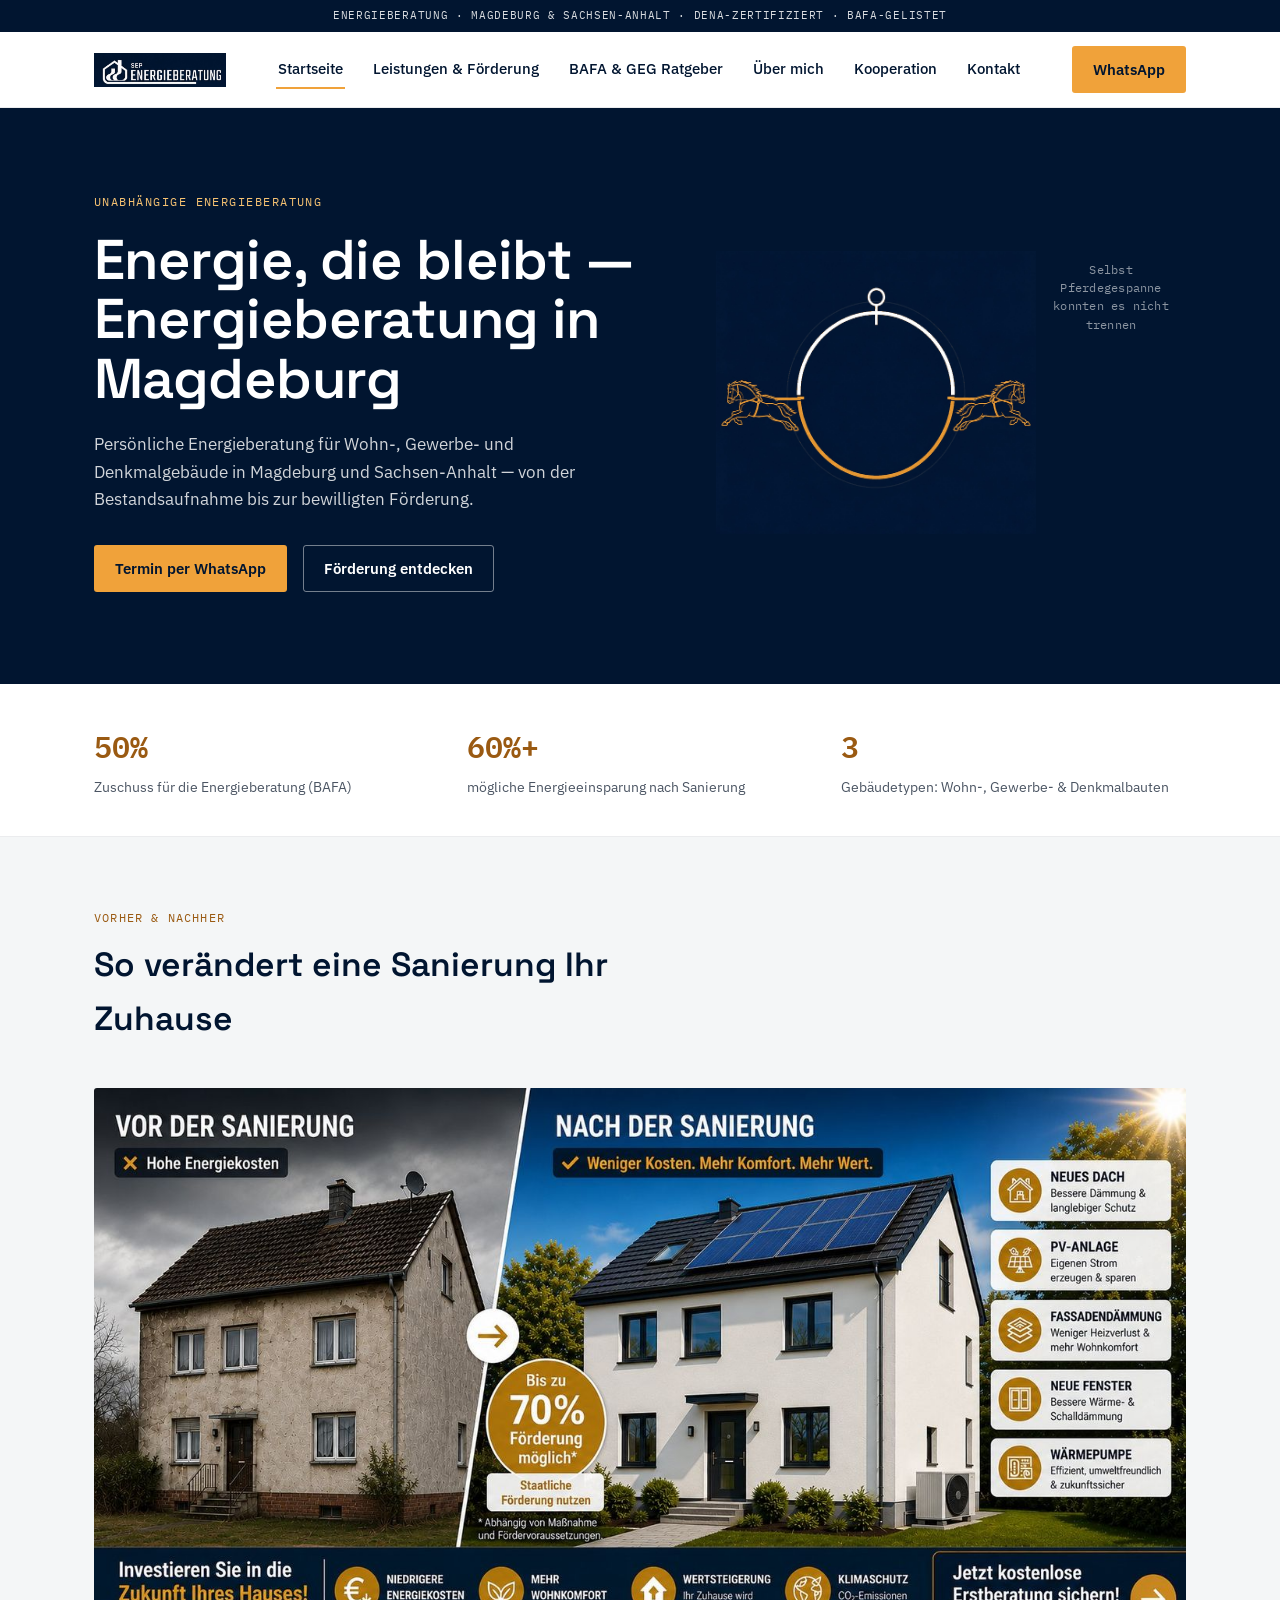
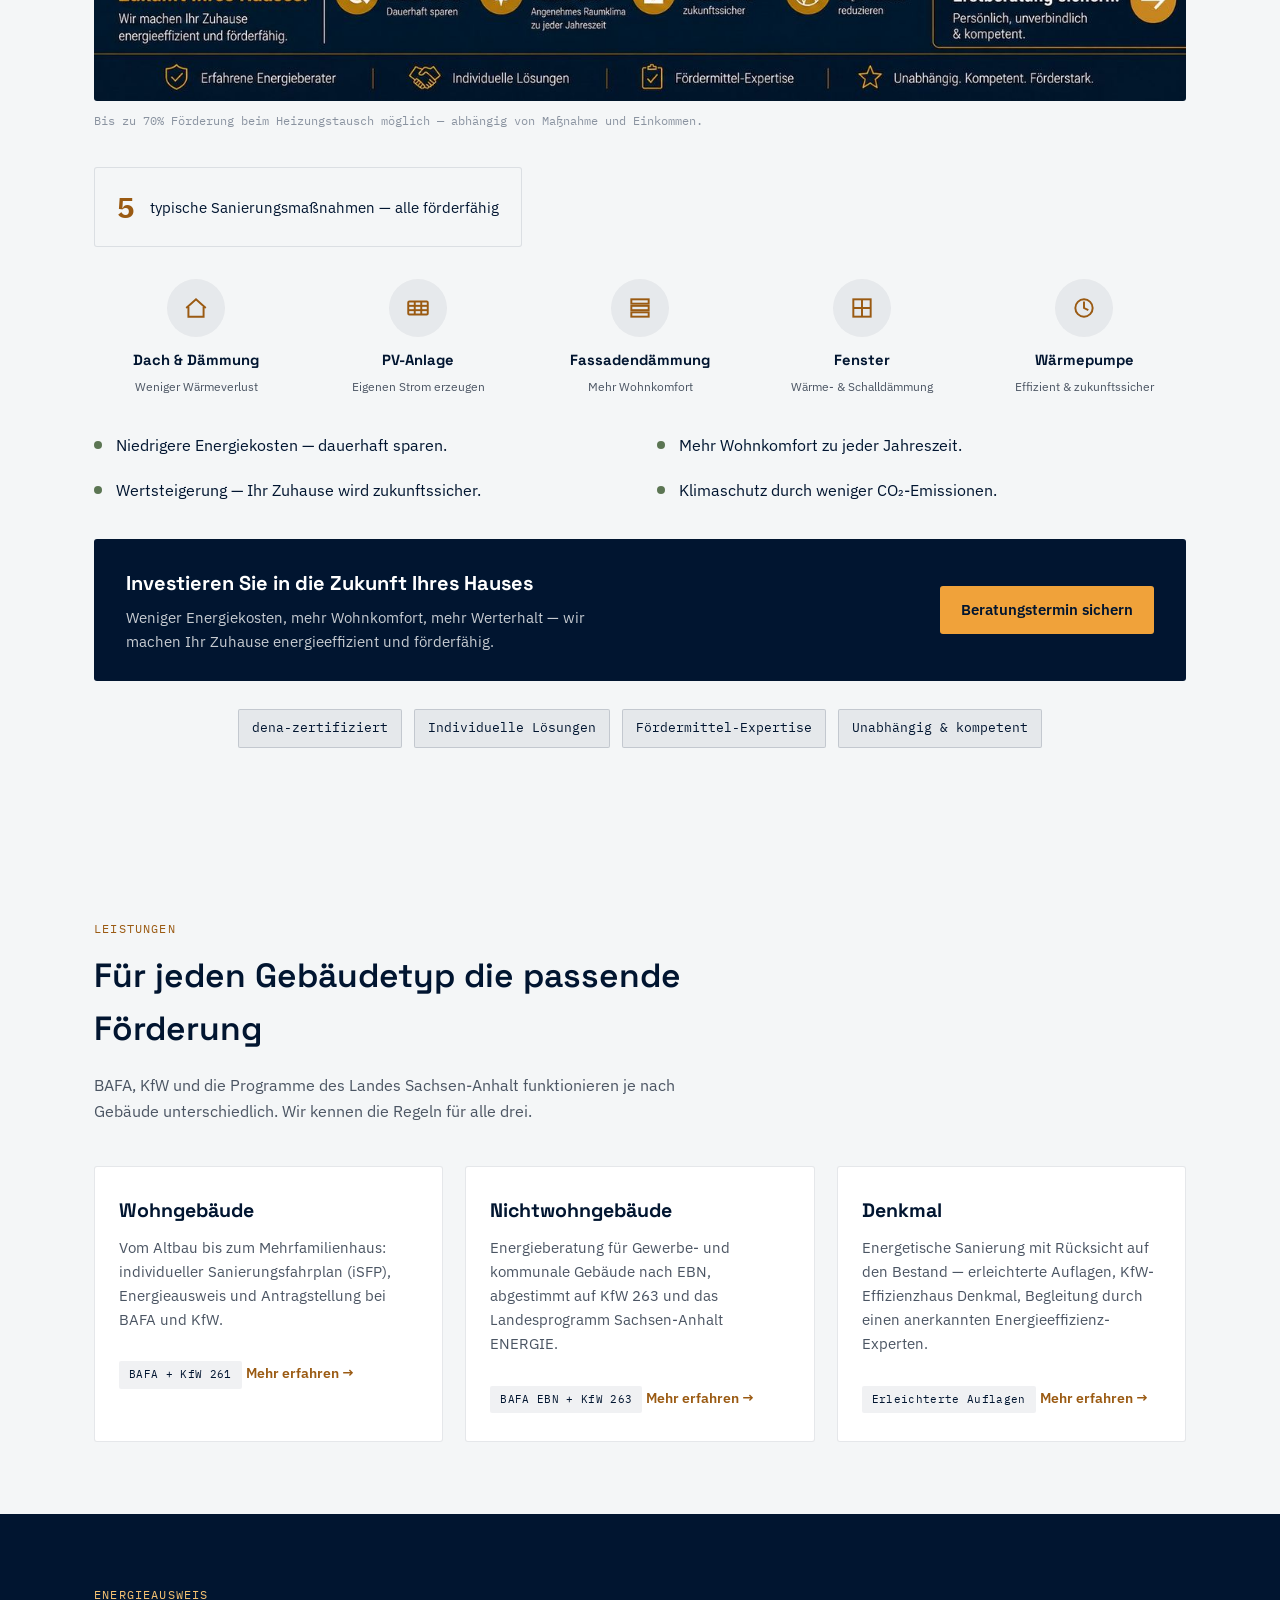
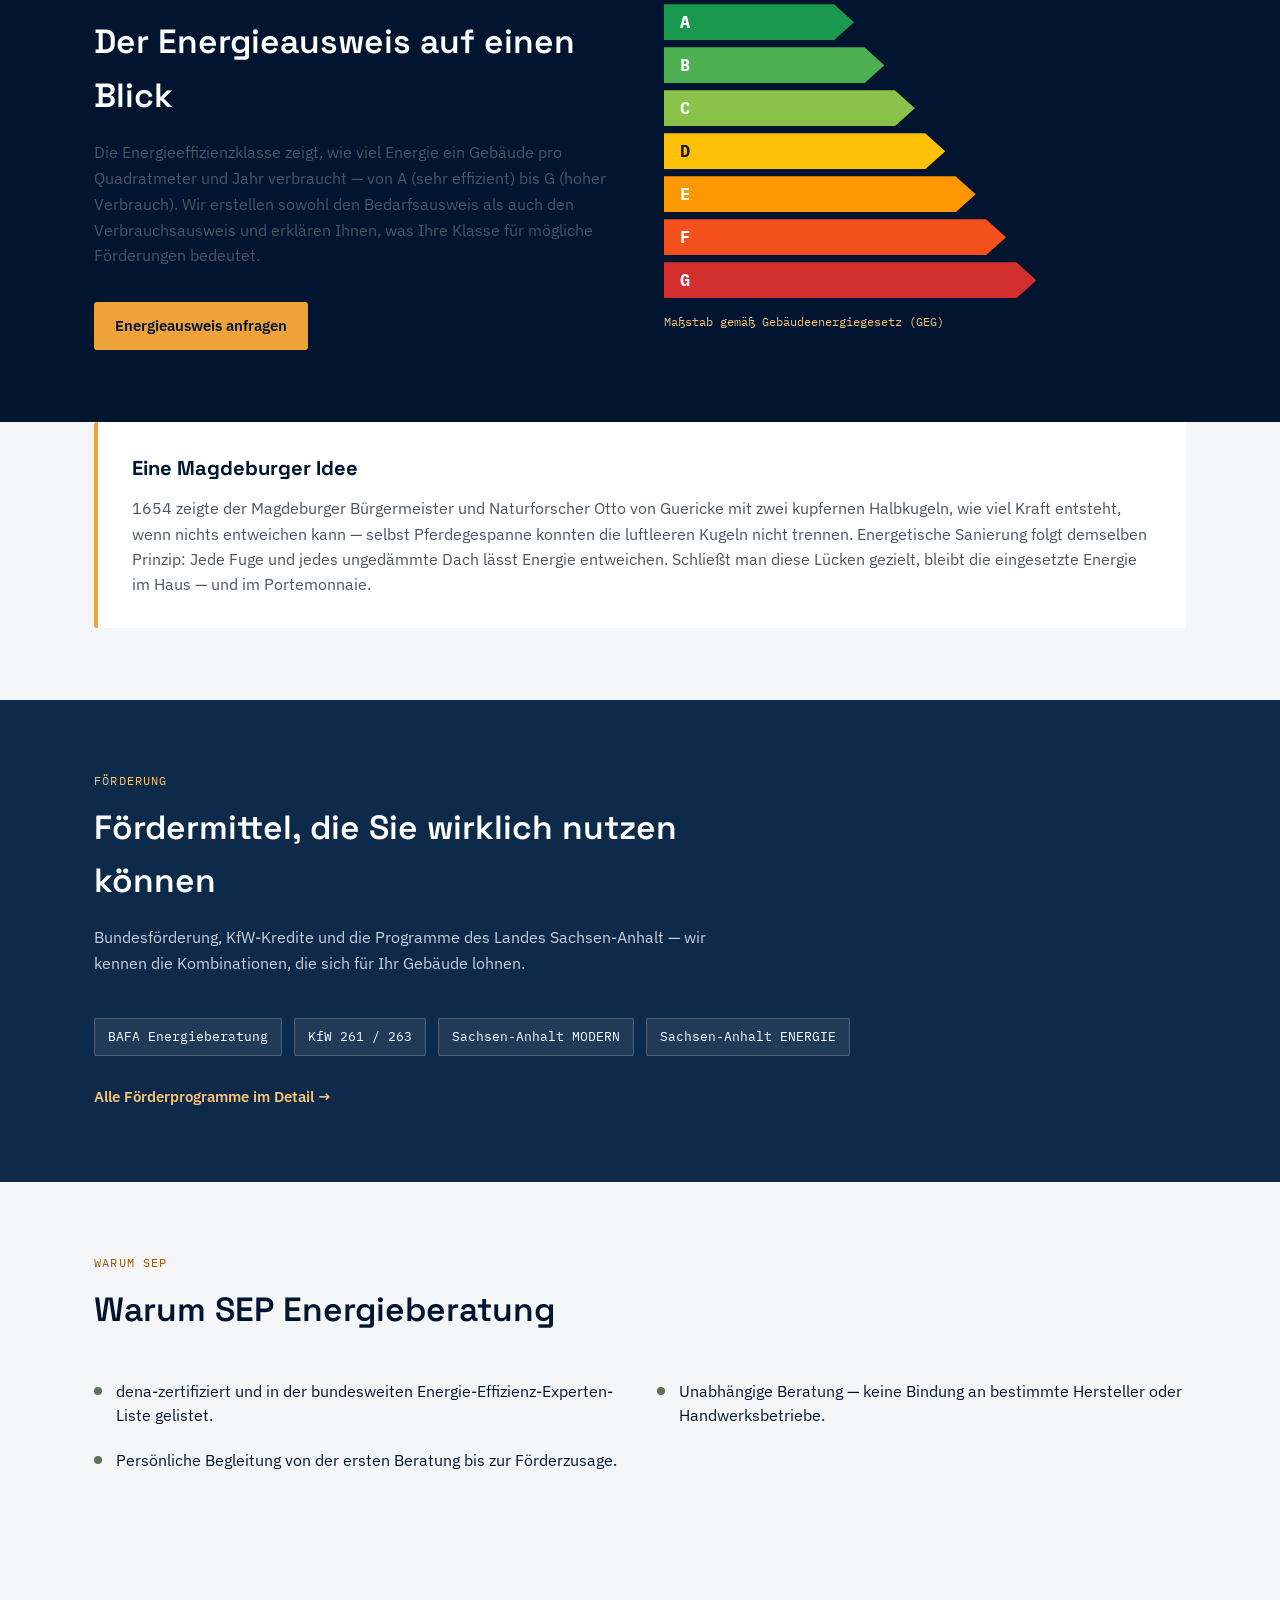
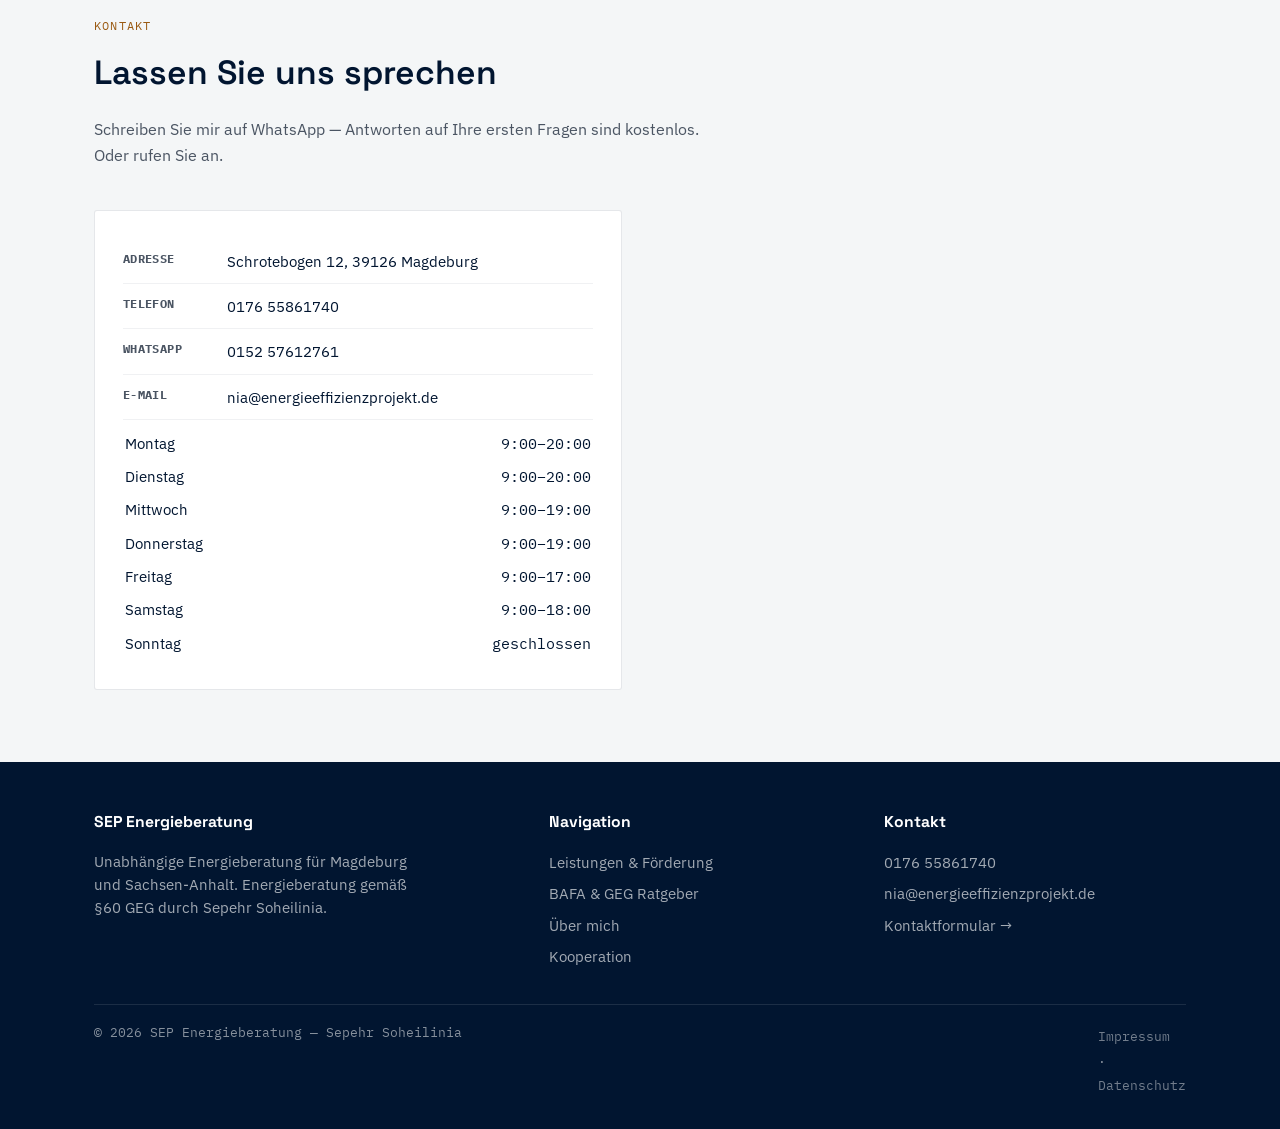
<file: index.html>
<!DOCTYPE html>
<html lang="de">
<head>
<meta charset="UTF-8">
<meta name="viewport" content="width=device-width, initial-scale=1.0">
<title>SEP Energieberatung — Energieberatung für Magdeburg &amp; Sachsen-Anhalt</title>
<meta name="description" content="Unabhängige, dena-zertifizierte Energieberatung in Magdeburg &amp; Sachsen-Anhalt: iSFP, Energieausweise und Förderanträge bei BAFA und KfW.">
<link rel="canonical" href="https://energieeffizienzprojekt.de/">
<link rel="icon" href="images/logo.png">
<link rel="preconnect" href="https://fonts.googleapis.com">
<link rel="preconnect" href="https://fonts.gstatic.com" crossorigin>
<link href="https://fonts.googleapis.com/css2?family=Space+Grotesk:wght@500;600;700&family=IBM+Plex+Sans:wght@400;500;600&family=IBM+Plex+Mono:wght@400;500;600&display=swap" rel="stylesheet">
<link rel="stylesheet" href="css/style.css">
<script type="application/ld+json">
{
  "@context": "https://schema.org",
  "@type": "LocalBusiness",
  "name": "SEP Energieberatung",
  "alternateName": "Soheili Nia Energieeffizienzprojekt",
  "image": "https://energieeffizienzprojekt.de/images/logo.png",
  "url": "https://energieeffizienzprojekt.de/",
  "telephone": "+4917655861740",
  "email": "nia@energieeffizienzprojekt.de",
  "priceRange": "€€",
  "address": {
    "@type": "PostalAddress",
    "streetAddress": "Schrotebogen 12",
    "postalCode": "39126",
    "addressLocality": "Magdeburg",
    "addressRegion": "Sachsen-Anhalt",
    "addressCountry": "DE"
  },
  "geo": { "@type": "GeoCoordinates", "latitude": 52.1712, "longitude": 11.6354 },
  "areaServed": ["Magdeburg", "Sachsen-Anhalt"],
  "openingHoursSpecification": [
    { "@type": "OpeningHoursSpecification", "dayOfWeek": "Monday", "opens": "09:00", "closes": "20:00" },
    { "@type": "OpeningHoursSpecification", "dayOfWeek": "Tuesday", "opens": "09:00", "closes": "20:00" },
    { "@type": "OpeningHoursSpecification", "dayOfWeek": "Wednesday", "opens": "09:00", "closes": "19:00" },
    { "@type": "OpeningHoursSpecification", "dayOfWeek": "Thursday", "opens": "09:00", "closes": "19:00" },
    { "@type": "OpeningHoursSpecification", "dayOfWeek": "Friday", "opens": "09:00", "closes": "17:00" },
    { "@type": "OpeningHoursSpecification", "dayOfWeek": "Saturday", "opens": "09:00", "closes": "18:00" }
  ]
}
</script>
<meta property="og:type" content="website">
<meta property="og:site_name" content="SEP Energieberatung">
<meta property="og:title" content="SEP Energieberatung — Energieberatung für Magdeburg &amp; Sachsen-Anhalt">
<meta property="og:description" content="Unabhängige, dena-zertifizierte Energieberatung in Magdeburg &amp; Sachsen-Anhalt: iSFP, Energieausweise und Förderanträge bei BAFA und KfW.">
<meta property="og:url" content="https://energieeffizienzprojekt.de/">
<meta property="og:image" content="https://energieeffizienzprojekt.de/images/logo.png">
<meta property="og:locale" content="de_DE">
<meta name="twitter:card" content="summary">
</head>
<body>

<div class="topbar"><span>ENERGIEBERATUNG · MAGDEBURG &amp; SACHSEN-ANHALT · DENA-ZERTIFIZIERT · BAFA-GELISTET</span></div>

<header class="site">
  <div class="nav-row">
    <a href="index.html" class="brand">
      <img src="images/logo.png" alt="SEP Energieberatung Logo">
    </a>
    <nav class="main-nav" aria-label="Hauptnavigation">
      <a href="index.html" class="active">Startseite</a>
      <a href="leistungen.html">Leistungen &amp; Förderung</a>
      <a href="ratgeber.html">BAFA &amp; GEG Ratgeber</a>
      <a href="ueber-mich.html">Über mich</a>
      <a href="kooperation.html">Kooperation</a>
      <a href="kontakt.html">Kontakt</a>
    </nav>
    <div class="header-actions">
      <a class="btn btn-primary" href="https://wa.me/4915257612761" target="_blank" rel="noopener">WhatsApp</a>
      <button class="menu-toggle" aria-label="Menü öffnen" aria-expanded="false">
        <svg viewBox="0 0 24 24" fill="none" stroke="#011530" stroke-width="2" stroke-linecap="round"><line x1="3" y1="6" x2="21" y2="6"/><line x1="3" y1="12" x2="21" y2="12"/><line x1="3" y1="18" x2="21" y2="18"/></svg>
      </button>
    </div>
  </div>
  <nav class="mobile-nav" aria-label="Mobile Navigation">
    <a href="index.html">Startseite</a>
    <a href="leistungen.html">Leistungen &amp; Förderung</a>
    <a href="ratgeber.html">BAFA &amp; GEG Ratgeber</a>
    <a href="ueber-mich.html">Über mich</a>
    <a href="kooperation.html">Kooperation</a>
    <a href="kontakt.html">Kontakt</a>
  </nav>
</header>

<section class="hero">
  <div class="wrap">
    <div>
      <div class="eyebrow">Unabhängige Energieberatung</div>
      <h1>Energie, die bleibt — Energieberatung in Magdeburg</h1>
      <p class="lead">Persönliche Energieberatung für Wohn-, Gewerbe- und Denkmalgebäude in Magdeburg und Sachsen-Anhalt — von der Bestandsaufnahme bis zur bewilligten Förderung.</p>
      <div class="hero-ctas">
        <a class="btn btn-primary" href="https://wa.me/4915257612761" target="_blank" rel="noopener">Termin per WhatsApp</a>
        <a class="btn btn-outline" href="ratgeber.html">Förderung entdecken</a>
      </div>
    </div>
    <div class="hero-art" aria-hidden="true">
      <img src="images/hero-hemisphere.png" alt="">
      <p class="hero-caption">Selbst Pferdegespanne konnten es nicht trennen</p>
    </div>
  </div>
</section>

<section class="stats">
  <div class="wrap">
    <div>
      <div class="stat-num">50%</div>
      <div class="stat-label">Zuschuss für die Energieberatung (BAFA)</div>
    </div>
    <div>
      <div class="stat-num">60%+</div>
      <div class="stat-label">mögliche Energieeinsparung nach Sanierung</div>
    </div>
    <div>
      <div class="stat-num">3</div>
      <div class="stat-label">Gebäudetypen: Wohn-, Gewerbe- &amp; Denkmalbauten</div>
    </div>
  </div>
</section>

<section class="section">
  <div class="wrap">
    <div class="section-head reveal">
      <div class="section-label">Vorher &amp; Nachher</div>
      <h2>So verändert eine Sanierung Ihr Zuhause</h2>
    </div>
    <div class="beforeafter reveal">
      <img src="images/vorher-nachher.jpg" alt="Einfamilienhaus vor und nach energetischer Sanierung in Sachsen-Anhalt: unsaniertes Gebäude mit hohen Energiekosten im Vergleich zum sanierten Haus mit Photovoltaik-Anlage, Fassadendämmung, neuen Fenstern und Wärmepumpe — bis zu 70% Förderung möglich">
    </div>
    <p class="ba-disclaimer">Bis zu 70% Förderung beim Heizungstausch möglich — abhängig von Maßnahme und Einkommen.</p>

    <div class="funding-callout reveal" style="margin-top:36px;background:var(--paper);border:1px solid rgba(1,21,48,0.1);">
      <span class="num" style="color:var(--sun-deep);">5</span>
      <span style="color:var(--ink);">typische Sanierungsmaßnahmen — alle förderfähig</span>
    </div>
    <div class="measures-grid reveal" style="margin-bottom:8px;">
      <div class="measure">
        <div class="icon-circle" style="background:rgba(1,21,48,0.06);color:var(--sun-deep);"><svg viewBox="0 0 24 24" fill="none" stroke="currentColor" stroke-width="1.8"><path d="M3 12 L12 4 L21 12"/><path d="M5 11 V20 H19 V11"/></svg></div>
        <h4 style="color:var(--ink);">Dach &amp; Dämmung</h4>
        <p style="color:var(--slate);">Weniger Wärmeverlust</p>
      </div>
      <div class="measure">
        <div class="icon-circle" style="background:rgba(1,21,48,0.06);color:var(--sun-deep);"><svg viewBox="0 0 24 24" fill="none" stroke="currentColor" stroke-width="1.8"><rect x="3" y="6" width="18" height="12" rx="1"/><line x1="3" y1="10" x2="21" y2="10"/><line x1="3" y1="14" x2="21" y2="14"/><line x1="9" y1="6" x2="9" y2="18"/><line x1="15" y1="6" x2="15" y2="18"/></svg></div>
        <h4 style="color:var(--ink);">PV-Anlage</h4>
        <p style="color:var(--slate);">Eigenen Strom erzeugen</p>
      </div>
      <div class="measure">
        <div class="icon-circle" style="background:rgba(1,21,48,0.06);color:var(--sun-deep);"><svg viewBox="0 0 24 24" fill="none" stroke="currentColor" stroke-width="1.8"><rect x="4" y="4" width="16" height="4"/><rect x="4" y="10" width="16" height="4"/><rect x="4" y="16" width="16" height="4"/></svg></div>
        <h4 style="color:var(--ink);">Fassadendämmung</h4>
        <p style="color:var(--slate);">Mehr Wohnkomfort</p>
      </div>
      <div class="measure">
        <div class="icon-circle" style="background:rgba(1,21,48,0.06);color:var(--sun-deep);"><svg viewBox="0 0 24 24" fill="none" stroke="currentColor" stroke-width="1.8"><rect x="4" y="4" width="16" height="16"/><line x1="12" y1="4" x2="12" y2="20"/><line x1="4" y1="12" x2="20" y2="12"/></svg></div>
        <h4 style="color:var(--ink);">Fenster</h4>
        <p style="color:var(--slate);">Wärme- &amp; Schalldämmung</p>
      </div>
      <div class="measure">
        <div class="icon-circle" style="background:rgba(1,21,48,0.06);color:var(--sun-deep);"><svg viewBox="0 0 24 24" fill="none" stroke="currentColor" stroke-width="1.8"><circle cx="12" cy="12" r="8"/><path d="M12 6 V12 L16 14"/></svg></div>
        <h4 style="color:var(--ink);">Wärmepumpe</h4>
        <p style="color:var(--slate);">Effizient &amp; zukunftssicher</p>
      </div>
    </div>

    <div class="why-grid reveal" style="margin:36px 0;">
      <div class="why-item"><span class="mark"></span><p>Niedrigere Energiekosten — dauerhaft sparen.</p></div>
      <div class="why-item"><span class="mark"></span><p>Mehr Wohnkomfort zu jeder Jahreszeit.</p></div>
      <div class="why-item"><span class="mark"></span><p>Wertsteigerung — Ihr Zuhause wird zukunftssicher.</p></div>
      <div class="why-item"><span class="mark"></span><p>Klimaschutz durch weniger CO₂-Emissionen.</p></div>
    </div>

    <div class="ba-cta-bar reveal">
      <div>
        <h3>Investieren Sie in die Zukunft Ihres Hauses</h3>
        <p>Weniger Energiekosten, mehr Wohnkomfort, mehr Werterhalt — wir machen Ihr Zuhause energieeffizient und förderfähig.</p>
      </div>
      <a class="btn btn-primary" href="https://wa.me/4915257612761" target="_blank" rel="noopener">Beratungstermin sichern</a>
    </div>

    <div class="funding-list reveal" style="justify-content:center;margin-top:28px;">
      <span style="background:rgba(1,21,48,0.06);border-color:rgba(1,21,48,0.15);color:var(--ink);">dena-zertifiziert</span>
      <span style="background:rgba(1,21,48,0.06);border-color:rgba(1,21,48,0.15);color:var(--ink);">Individuelle Lösungen</span>
      <span style="background:rgba(1,21,48,0.06);border-color:rgba(1,21,48,0.15);color:var(--ink);">Fördermittel-Expertise</span>
      <span style="background:rgba(1,21,48,0.06);border-color:rgba(1,21,48,0.15);color:var(--ink);">Unabhängig &amp; kompetent</span>
    </div>
  </div>
</section>

<section class="section">
  <div class="wrap">
    <div class="section-head reveal">
      <div class="section-label">Leistungen</div>
      <h2>Für jeden Gebäudetyp die passende Förderung</h2>
      <p class="section-sub">BAFA, KfW und die Programme des Landes Sachsen-Anhalt funktionieren je nach Gebäude unterschiedlich. Wir kennen die Regeln für alle drei.</p>
    </div>
    <div class="card-grid reveal">
      <div class="card">
        <h3>Wohngebäude</h3>
        <p>Vom Altbau bis zum Mehrfamilienhaus: individueller Sanierungsfahrplan (iSFP), Energieausweis und Antragstellung bei BAFA und KfW.</p>
        <span class="tag">BAFA + KfW 261</span>
        <a class="card-link" href="leistungen.html#wohngebaeude">Mehr erfahren →</a>
      </div>
      <div class="card">
        <h3>Nichtwohngebäude</h3>
        <p>Energieberatung für Gewerbe- und kommunale Gebäude nach EBN, abgestimmt auf KfW 263 und das Landesprogramm Sachsen-Anhalt ENERGIE.</p>
        <span class="tag">BAFA EBN + KfW 263</span>
        <a class="card-link" href="leistungen.html#nichtwohngebaeude">Mehr erfahren →</a>
      </div>
      <div class="card">
        <h3>Denkmal</h3>
        <p>Energetische Sanierung mit Rücksicht auf den Bestand — erleichterte Auflagen, KfW-Effizienzhaus Denkmal, Begleitung durch einen anerkannten Energieeffizienz-Experten.</p>
        <span class="tag">Erleichterte Auflagen</span>
        <a class="card-link" href="leistungen.html#denkmal">Mehr erfahren →</a>
      </div>
    </div>
  </div>
</section>

<section class="section energy-section">
  <div class="wrap">
    <div class="energy-grid reveal">
      <div>
        <div class="section-label" style="color:var(--sun-soft);">Energieausweis</div>
        <h2>Der Energieausweis auf einen Blick</h2>
        <p class="section-sub">Die Energieeffizienzklasse zeigt, wie viel Energie ein Gebäude pro Quadratmeter und Jahr verbraucht — von A (sehr effizient) bis G (hoher Verbrauch). Wir erstellen sowohl den Bedarfsausweis als auch den Verbrauchsausweis und erklären Ihnen, was Ihre Klasse für mögliche Förderungen bedeutet.</p>
        <a class="btn btn-primary" href="https://wa.me/4915257612761" target="_blank" rel="noopener" style="margin-top:18px;">Energieausweis anfragen</a>
      </div>
      <div>
        <div class="energy-scale">
          <div class="bar" style="width:50%;background:#1a9850;">A</div>
          <div class="bar" style="width:58%;background:#4caf50;">B</div>
          <div class="bar" style="width:66%;background:#8bc34a;">C</div>
          <div class="bar dark-text" style="width:74%;background:#ffc107;">D</div>
          <div class="bar" style="width:82%;background:#ff9800;">E</div>
          <div class="bar" style="width:90%;background:#f4511e;">F</div>
          <div class="bar" style="width:98%;background:#d32f2f;">G</div>
        </div>
        <div class="energy-note">Maßstab gemäß Gebäudeenergiegesetz (GEG)</div>
      </div>
    </div>
  </div>
</section>

<section class="section" style="padding-top:0;">
  <div class="wrap">
    <div class="callout reveal">
      <h3>Eine Magdeburger Idee</h3>
      <p>1654 zeigte der Magdeburger Bürgermeister und Naturforscher Otto von Guericke mit zwei kupfernen Halbkugeln, wie viel Kraft entsteht, wenn nichts entweichen kann — selbst Pferdegespanne konnten die luftleeren Kugeln nicht trennen. Energetische Sanierung folgt demselben Prinzip: Jede Fuge und jedes ungedämmte Dach lässt Energie entweichen. Schließt man diese Lücken gezielt, bleibt die eingesetzte Energie im Haus — und im Portemonnaie.</p>
    </div>
  </div>
</section>

<section class="section funding">
  <div class="wrap">
    <div class="section-head reveal">
      <div class="section-label">Förderung</div>
      <h2>Fördermittel, die Sie wirklich nutzen können</h2>
      <p class="section-sub">Bundesförderung, KfW-Kredite und die Programme des Landes Sachsen-Anhalt — wir kennen die Kombinationen, die sich für Ihr Gebäude lohnen.</p>
    </div>
    <div class="funding-list reveal">
      <span>BAFA Energieberatung</span>
      <span>KfW 261 / 263</span>
      <span>Sachsen-Anhalt MODERN</span>
      <span>Sachsen-Anhalt ENERGIE</span>
    </div>
    <a class="card-link" href="ratgeber.html">Alle Förderprogramme im Detail →</a>
  </div>
</section>

<section class="section">
  <div class="wrap">
    <div class="section-head reveal">
      <div class="section-label">Warum SEP</div>
      <h2>Warum SEP Energieberatung</h2>
    </div>
    <div class="why-grid reveal">
      <div class="why-item"><span class="mark"></span><p>dena-zertifiziert und in der bundesweiten Energie-Effizienz-Experten-Liste gelistet.</p></div>
      <div class="why-item"><span class="mark"></span><p>Unabhängige Beratung — keine Bindung an bestimmte Hersteller oder Handwerksbetriebe.</p></div>
      <div class="why-item"><span class="mark"></span><p>Persönliche Begleitung von der ersten Beratung bis zur Förderzusage.</p></div>
    </div>
  </div>
</section>

<section class="section" id="kontakt-teaser">
  <div class="wrap">
    <div class="section-head reveal">
      <div class="section-label">Kontakt</div>
      <h2>Lassen Sie uns sprechen</h2>
      <p class="section-sub">Schreiben Sie mir auf WhatsApp — Antworten auf Ihre ersten Fragen sind kostenlos. Oder rufen Sie an.</p>
    </div>
    <div class="contact-grid reveal">
      <div class="contact-card">
        <div class="contact-row"><strong>Adresse</strong><span>Schrotebogen 12, 39126 Magdeburg</span></div>
        <div class="contact-row"><strong>Telefon</strong><span><a href="tel:+4917655861740">0176 55861740</a></span></div>
        <div class="contact-row"><strong>WhatsApp</strong><span><a href="https://wa.me/4915257612761" target="_blank" rel="noopener">0152 57612761</a></span></div>
        <div class="contact-row"><strong>E-Mail</strong><span><a href="mailto:nia@energieeffizienzprojekt.de">nia@energieeffizienzprojekt.de</a></span></div>
        <table class="hours-table">
          <tr><td>Montag</td><td>9:00–20:00</td></tr>
          <tr><td>Dienstag</td><td>9:00–20:00</td></tr>
          <tr><td>Mittwoch</td><td>9:00–19:00</td></tr>
          <tr><td>Donnerstag</td><td>9:00–19:00</td></tr>
          <tr><td>Freitag</td><td>9:00–17:00</td></tr>
          <tr><td>Samstag</td><td>9:00–18:00</td></tr>
          <tr><td>Sonntag</td><td>geschlossen</td></tr>
        </table>
      </div>
      <iframe class="map-frame" loading="lazy" src="https://www.google.com/maps?q=SEP+Energieberatung,Schrotebogen+12,39126+Magdeburg&output=embed" title="Standort SEP Energieberatung"></iframe>
    </div>
  </div>
</section>

<!-- Chat-Widget Platzhalter: hier wird in Phase 2 das Skript für den KI-Chat eingebunden -->

<footer class="site">
  <div class="wrap">
    <div class="footer-grid">
      <div>
        <h4>SEP Energieberatung</h4>
        <p>Unabhängige Energieberatung für Magdeburg und Sachsen-Anhalt. Energieberatung gemäß §60 GEG durch Sepehr Soheilinia.</p>
      </div>
      <div>
        <h4>Navigation</h4>
        <a href="leistungen.html">Leistungen &amp; Förderung</a>
        <a href="ratgeber.html">BAFA &amp; GEG Ratgeber</a>
        <a href="ueber-mich.html">Über mich</a>
        <a href="kooperation.html">Kooperation</a>
      </div>
      <div>
        <h4>Kontakt</h4>
        <a href="tel:+4917655861740">0176 55861740</a>
        <a href="mailto:nia@energieeffizienzprojekt.de">nia@energieeffizienzprojekt.de</a>
        <a href="kontakt.html">Kontaktformular →</a>
      </div>
    </div>
    <div class="footer-bottom">
      <span>© 2026 SEP Energieberatung — Sepehr Soheilinia</span>
      <span><a href="impressum.html">Impressum</a> · <a href="datenschutz.html">Datenschutz</a></span>
    </div>
  </div>
</footer>

<script>
  var toggle = document.querySelector('.menu-toggle');
  var mobileNav = document.querySelector('.mobile-nav');
  toggle.addEventListener('click', function () {
    var isOpen = mobileNav.classList.toggle('open');
    toggle.setAttribute('aria-expanded', isOpen);
  });

  var observer = new IntersectionObserver(function (entries) {
    entries.forEach(function (entry) {
      if (entry.isIntersecting) {
        entry.target.classList.add('is-visible');
        observer.unobserve(entry.target);
      }
    });
  }, { threshold: 0.15 });
  document.querySelectorAll('.reveal').forEach(function (el) { observer.observe(el); });
</script>

</body>
</html>
</file>
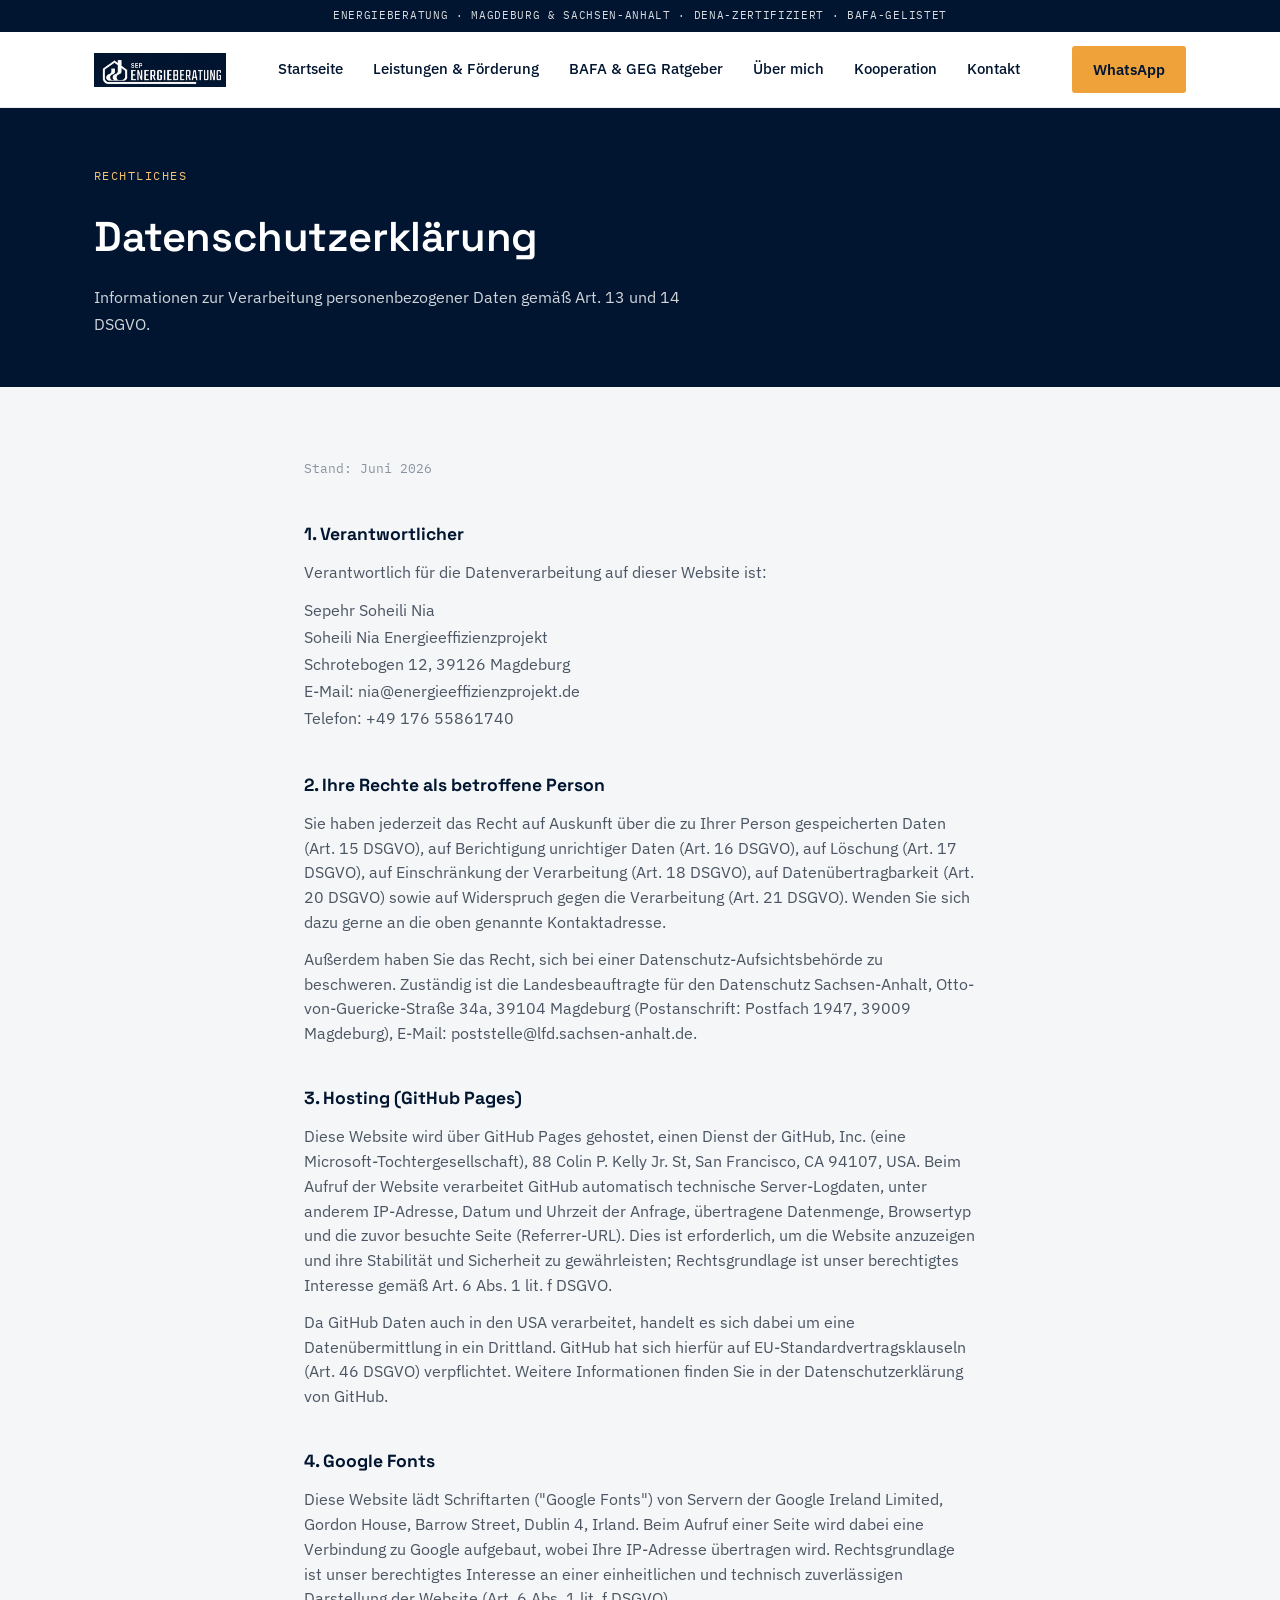
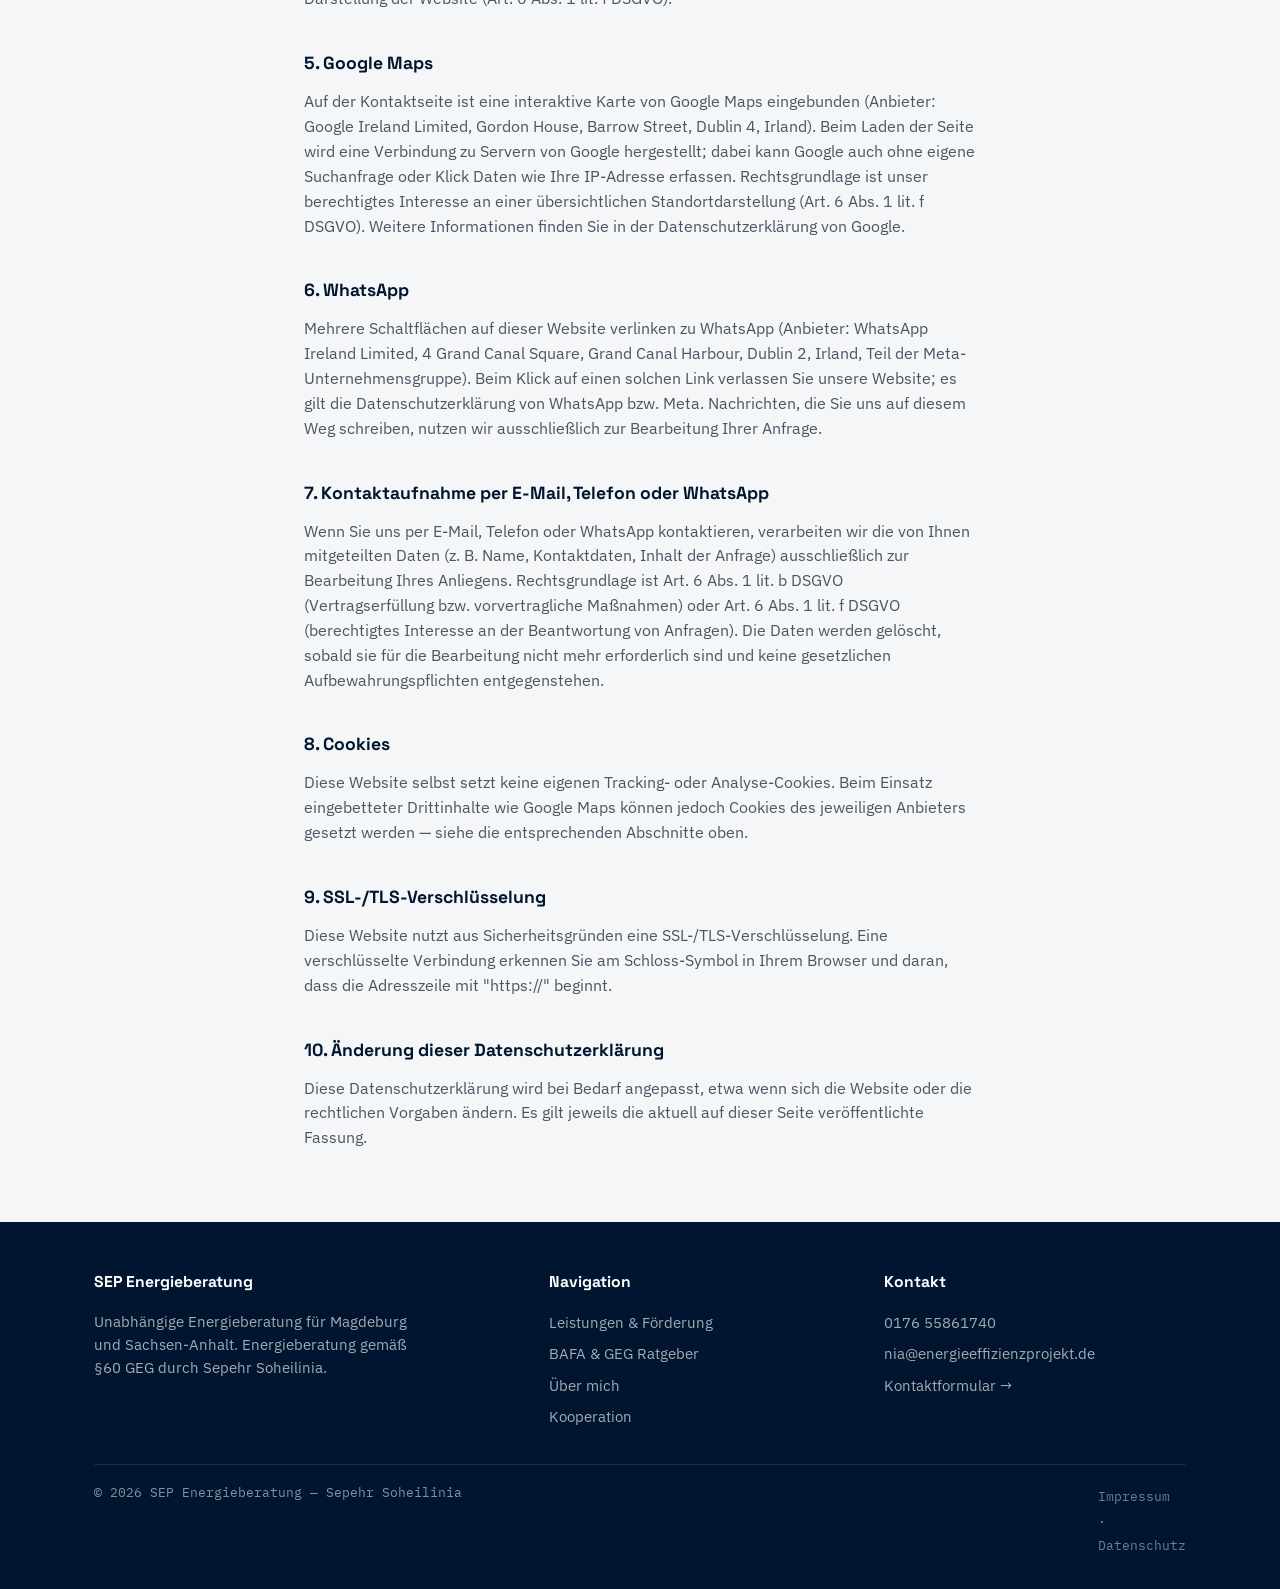
<file: datenschutz.html>
<!DOCTYPE html>
<html lang="de">
<head>
<meta charset="UTF-8">
<meta name="viewport" content="width=device-width, initial-scale=1.0">
<title>Datenschutzerklärung — SEP Energieberatung</title>
<meta name="description" content="Datenschutzerklärung gemäß Art. 13 und 14 DSGVO für die Website von SEP Energieberatung, Sepehr Soheilinia, Magdeburg.">
<link rel="canonical" href="https://energieeffizienzprojekt.de/datenschutz.html">
<link rel="icon" href="images/logo.png">
<link rel="preconnect" href="https://fonts.googleapis.com">
<link rel="preconnect" href="https://fonts.gstatic.com" crossorigin>
<link href="https://fonts.googleapis.com/css2?family=Space+Grotesk:wght@500;600;700&family=IBM+Plex+Sans:wght@400;500;600&family=IBM+Plex+Mono:wght@400;500;600&display=swap" rel="stylesheet">
<link rel="stylesheet" href="css/style.css">
<meta property="og:type" content="website">
<meta property="og:site_name" content="SEP Energieberatung">
<meta property="og:title" content="Datenschutzerklärung — SEP Energieberatung">
<meta property="og:description" content="Datenschutzerklärung gemäß Art. 13 und 14 DSGVO für die Website von SEP Energieberatung, Sepehr Soheilinia, Magdeburg.">
<meta property="og:url" content="https://energieeffizienzprojekt.de/datenschutz.html">
<meta property="og:image" content="https://energieeffizienzprojekt.de/images/logo.png">
<meta property="og:locale" content="de_DE">
<meta name="twitter:card" content="summary">
</head>
<body>

<div class="topbar"><span>ENERGIEBERATUNG · MAGDEBURG &amp; SACHSEN-ANHALT · DENA-ZERTIFIZIERT · BAFA-GELISTET</span></div>

<header class="site">
  <div class="nav-row">
    <a href="index.html" class="brand">
      <img src="images/logo.png" alt="SEP Energieberatung Logo">
    </a>
    <nav class="main-nav" aria-label="Hauptnavigation">
      <a href="index.html">Startseite</a>
      <a href="leistungen.html">Leistungen &amp; Förderung</a>
      <a href="ratgeber.html">BAFA &amp; GEG Ratgeber</a>
      <a href="ueber-mich.html">Über mich</a>
      <a href="kooperation.html">Kooperation</a>
      <a href="kontakt.html">Kontakt</a>
    </nav>
    <div class="header-actions">
      <a class="btn btn-primary" href="https://wa.me/4915257612761" target="_blank" rel="noopener">WhatsApp</a>
      <button class="menu-toggle" aria-label="Menü öffnen" aria-expanded="false">
        <svg viewBox="0 0 24 24" fill="none" stroke="#011530" stroke-width="2" stroke-linecap="round"><line x1="3" y1="6" x2="21" y2="6"/><line x1="3" y1="12" x2="21" y2="12"/><line x1="3" y1="18" x2="21" y2="18"/></svg>
      </button>
    </div>
  </div>
  <nav class="mobile-nav" aria-label="Mobile Navigation">
    <a href="index.html">Startseite</a>
    <a href="leistungen.html">Leistungen &amp; Förderung</a>
    <a href="ratgeber.html">BAFA &amp; GEG Ratgeber</a>
    <a href="ueber-mich.html">Über mich</a>
    <a href="kooperation.html">Kooperation</a>
    <a href="kontakt.html">Kontakt</a>
  </nav>
</header>

<section class="page-header">
  <div class="wrap">
    <div class="eyebrow">Rechtliches</div>
    <h1>Datenschutzerklärung</h1>
    <p class="lead">Informationen zur Verarbeitung personenbezogener Daten gemäß Art. 13 und 14 DSGVO.</p>
  </div>
</section>

<section class="section">
  <div class="wrap legal-content">
    <p class="legal-meta reveal">Stand: Juni 2026</p>

    <div class="legal-block reveal">
      <h3>1. Verantwortlicher</h3>
      <p>Verantwortlich für die Datenverarbeitung auf dieser Website ist:</p>
      <address>
        Sepehr Soheili Nia<br>
        Soheili Nia Energieeffizienzprojekt<br>
        Schrotebogen 12, 39126 Magdeburg<br>
        E-Mail: <a href="mailto:nia@energieeffizienzprojekt.de">nia@energieeffizienzprojekt.de</a><br>
        Telefon: <a href="tel:+4917655861740">+49 176 55861740</a>
      </address>
    </div>

    <div class="legal-block reveal">
      <h3>2. Ihre Rechte als betroffene Person</h3>
      <p>Sie haben jederzeit das Recht auf Auskunft über die zu Ihrer Person gespeicherten Daten (Art. 15 DSGVO), auf Berichtigung unrichtiger Daten (Art. 16 DSGVO), auf Löschung (Art. 17 DSGVO), auf Einschränkung der Verarbeitung (Art. 18 DSGVO), auf Datenübertragbarkeit (Art. 20 DSGVO) sowie auf Widerspruch gegen die Verarbeitung (Art. 21 DSGVO). Wenden Sie sich dazu gerne an die oben genannte Kontaktadresse.</p>
      <p>Außerdem haben Sie das Recht, sich bei einer Datenschutz-Aufsichtsbehörde zu beschweren. Zuständig ist die Landesbeauftragte für den Datenschutz Sachsen-Anhalt, Otto-von-Guericke-Straße 34a, 39104 Magdeburg (Postanschrift: Postfach 1947, 39009 Magdeburg), E-Mail: poststelle@lfd.sachsen-anhalt.de.</p>
    </div>

    <div class="legal-block reveal">
      <h3>3. Hosting (GitHub Pages)</h3>
      <p>Diese Website wird über GitHub Pages gehostet, einen Dienst der GitHub, Inc. (eine Microsoft-Tochtergesellschaft), 88 Colin P. Kelly Jr. St, San Francisco, CA 94107, USA. Beim Aufruf der Website verarbeitet GitHub automatisch technische Server-Logdaten, unter anderem IP-Adresse, Datum und Uhrzeit der Anfrage, übertragene Datenmenge, Browsertyp und die zuvor besuchte Seite (Referrer-URL). Dies ist erforderlich, um die Website anzuzeigen und ihre Stabilität und Sicherheit zu gewährleisten; Rechtsgrundlage ist unser berechtigtes Interesse gemäß Art. 6 Abs. 1 lit. f DSGVO.</p>
      <p>Da GitHub Daten auch in den USA verarbeitet, handelt es sich dabei um eine Datenübermittlung in ein Drittland. GitHub hat sich hierfür auf EU-Standardvertragsklauseln (Art. 46 DSGVO) verpflichtet. Weitere Informationen finden Sie in der Datenschutzerklärung von GitHub.</p>
    </div>

    <div class="legal-block reveal">
      <h3>4. Google Fonts</h3>
      <p>Diese Website lädt Schriftarten ("Google Fonts") von Servern der Google Ireland Limited, Gordon House, Barrow Street, Dublin 4, Irland. Beim Aufruf einer Seite wird dabei eine Verbindung zu Google aufgebaut, wobei Ihre IP-Adresse übertragen wird. Rechtsgrundlage ist unser berechtigtes Interesse an einer einheitlichen und technisch zuverlässigen Darstellung der Website (Art. 6 Abs. 1 lit. f DSGVO).</p>
    </div>

    <div class="legal-block reveal">
      <h3>5. Google Maps</h3>
      <p>Auf der Kontaktseite ist eine interaktive Karte von Google Maps eingebunden (Anbieter: Google Ireland Limited, Gordon House, Barrow Street, Dublin 4, Irland). Beim Laden der Seite wird eine Verbindung zu Servern von Google hergestellt; dabei kann Google auch ohne eigene Suchanfrage oder Klick Daten wie Ihre IP-Adresse erfassen. Rechtsgrundlage ist unser berechtigtes Interesse an einer übersichtlichen Standortdarstellung (Art. 6 Abs. 1 lit. f DSGVO). Weitere Informationen finden Sie in der Datenschutzerklärung von Google.</p>
    </div>

    <div class="legal-block reveal">
      <h3>6. WhatsApp</h3>
      <p>Mehrere Schaltflächen auf dieser Website verlinken zu WhatsApp (Anbieter: WhatsApp Ireland Limited, 4 Grand Canal Square, Grand Canal Harbour, Dublin 2, Irland, Teil der Meta-Unternehmensgruppe). Beim Klick auf einen solchen Link verlassen Sie unsere Website; es gilt die Datenschutzerklärung von WhatsApp bzw. Meta. Nachrichten, die Sie uns auf diesem Weg schreiben, nutzen wir ausschließlich zur Bearbeitung Ihrer Anfrage.</p>
    </div>

    <div class="legal-block reveal">
      <h3>7. Kontaktaufnahme per E-Mail, Telefon oder WhatsApp</h3>
      <p>Wenn Sie uns per E-Mail, Telefon oder WhatsApp kontaktieren, verarbeiten wir die von Ihnen mitgeteilten Daten (z. B. Name, Kontaktdaten, Inhalt der Anfrage) ausschließlich zur Bearbeitung Ihres Anliegens. Rechtsgrundlage ist Art. 6 Abs. 1 lit. b DSGVO (Vertragserfüllung bzw. vorvertragliche Maßnahmen) oder Art. 6 Abs. 1 lit. f DSGVO (berechtigtes Interesse an der Beantwortung von Anfragen). Die Daten werden gelöscht, sobald sie für die Bearbeitung nicht mehr erforderlich sind und keine gesetzlichen Aufbewahrungspflichten entgegenstehen.</p>
    </div>

    <div class="legal-block reveal">
      <h3>8. Cookies</h3>
      <p>Diese Website selbst setzt keine eigenen Tracking- oder Analyse-Cookies. Beim Einsatz eingebetteter Drittinhalte wie Google Maps können jedoch Cookies des jeweiligen Anbieters gesetzt werden — siehe die entsprechenden Abschnitte oben.</p>
    </div>

    <div class="legal-block reveal">
      <h3>9. SSL-/TLS-Verschlüsselung</h3>
      <p>Diese Website nutzt aus Sicherheitsgründen eine SSL-/TLS-Verschlüsselung. Eine verschlüsselte Verbindung erkennen Sie am Schloss-Symbol in Ihrem Browser und daran, dass die Adresszeile mit "https://" beginnt.</p>
    </div>

    <div class="legal-block reveal">
      <h3>10. Änderung dieser Datenschutzerklärung</h3>
      <p>Diese Datenschutzerklärung wird bei Bedarf angepasst, etwa wenn sich die Website oder die rechtlichen Vorgaben ändern. Es gilt jeweils die aktuell auf dieser Seite veröffentlichte Fassung.</p>
    </div>

  </div>
</section>

<footer class="site">
  <div class="wrap">
    <div class="footer-grid">
      <div>
        <h4>SEP Energieberatung</h4>
        <p>Unabhängige Energieberatung für Magdeburg und Sachsen-Anhalt. Energieberatung gemäß §60 GEG durch Sepehr Soheilinia.</p>
      </div>
      <div>
        <h4>Navigation</h4>
        <a href="leistungen.html">Leistungen &amp; Förderung</a>
        <a href="ratgeber.html">BAFA &amp; GEG Ratgeber</a>
        <a href="ueber-mich.html">Über mich</a>
        <a href="kooperation.html">Kooperation</a>
      </div>
      <div>
        <h4>Kontakt</h4>
        <a href="tel:+4917655861740">0176 55861740</a>
        <a href="mailto:nia@energieeffizienzprojekt.de">nia@energieeffizienzprojekt.de</a>
        <a href="kontakt.html">Kontaktformular →</a>
      </div>
    </div>
    <div class="footer-bottom">
      <span>© 2026 SEP Energieberatung — Sepehr Soheilinia</span>
      <span><a href="impressum.html">Impressum</a> · <a href="datenschutz.html">Datenschutz</a></span>
    </div>
  </div>
</footer>

<script>
  var toggle = document.querySelector('.menu-toggle');
  var mobileNav = document.querySelector('.mobile-nav');
  toggle.addEventListener('click', function () {
    var isOpen = mobileNav.classList.toggle('open');
    toggle.setAttribute('aria-expanded', isOpen);
  });

  var observer = new IntersectionObserver(function (entries) {
    entries.forEach(function (entry) {
      if (entry.isIntersecting) {
        entry.target.classList.add('is-visible');
        observer.unobserve(entry.target);
      }
    });
  }, { threshold: 0.15 });
  document.querySelectorAll('.reveal').forEach(function (el) { observer.observe(el); });
</script>

</body>
</html>
</file>
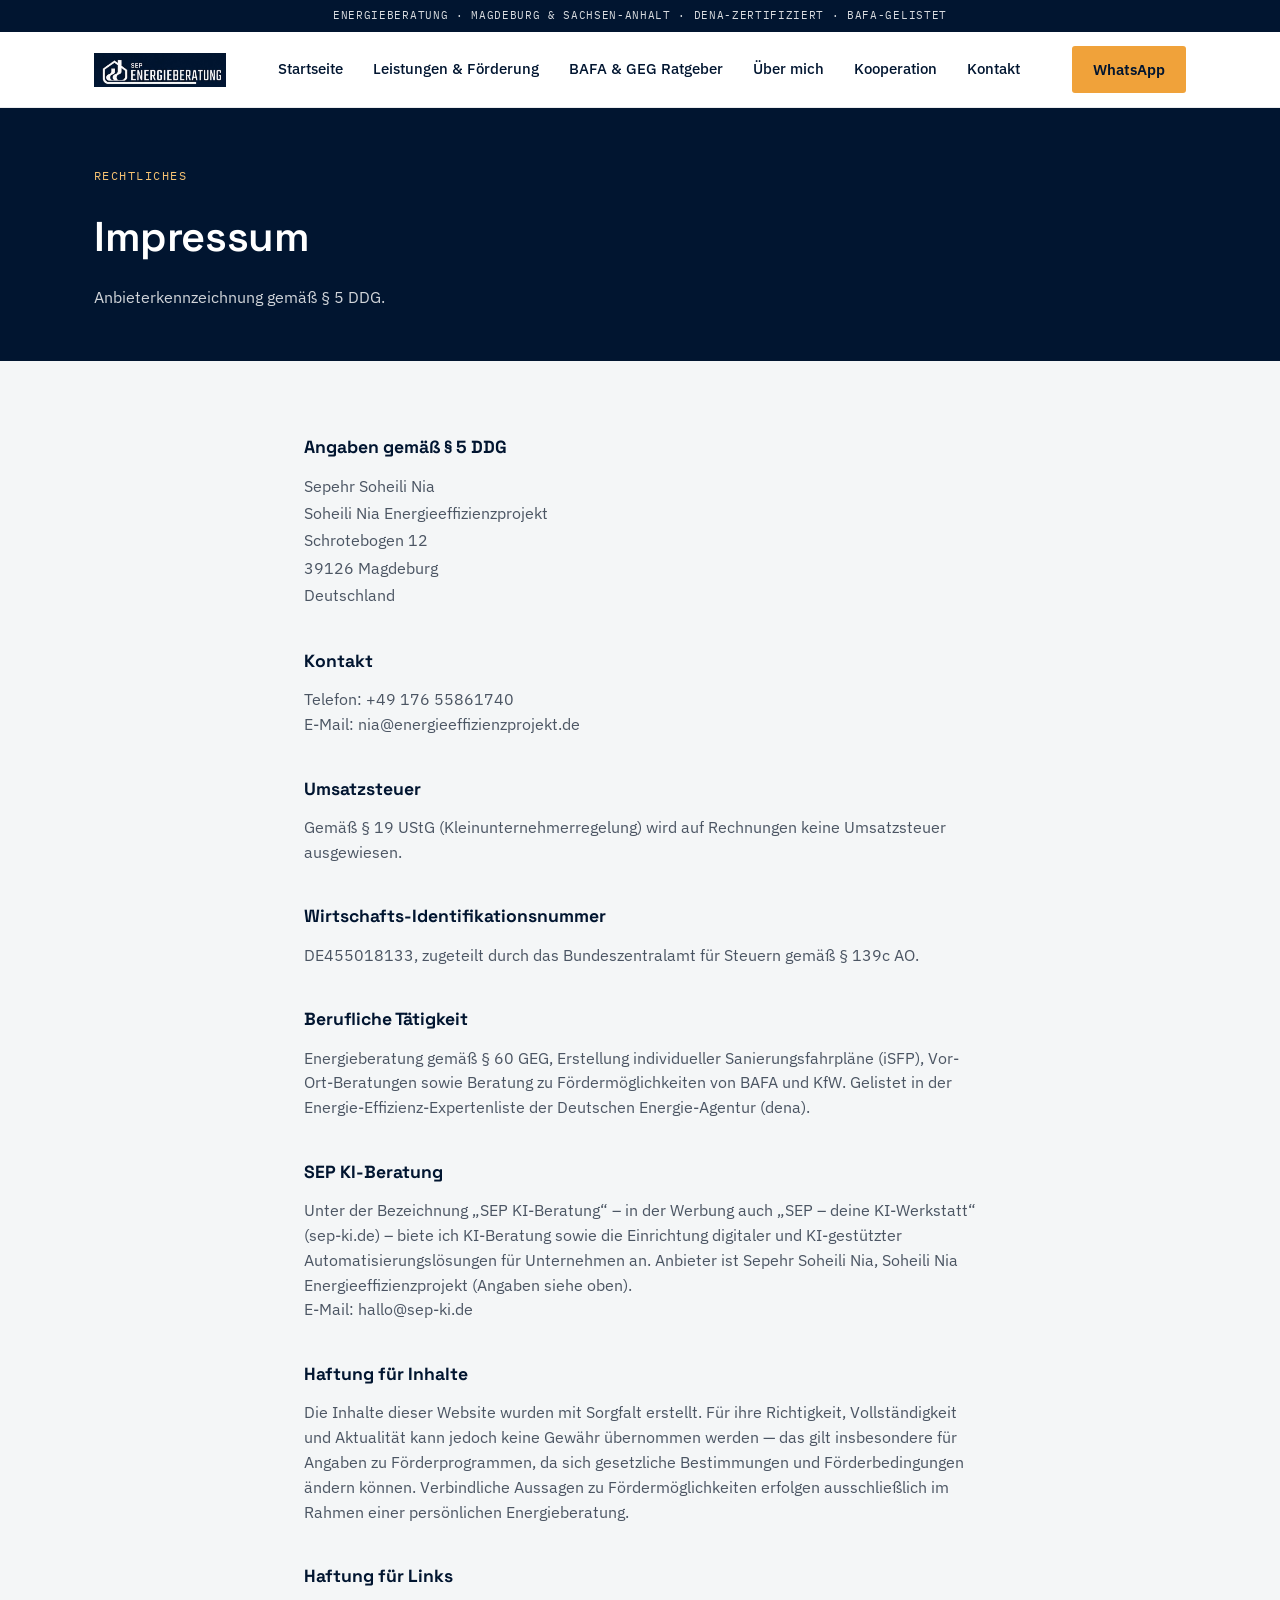
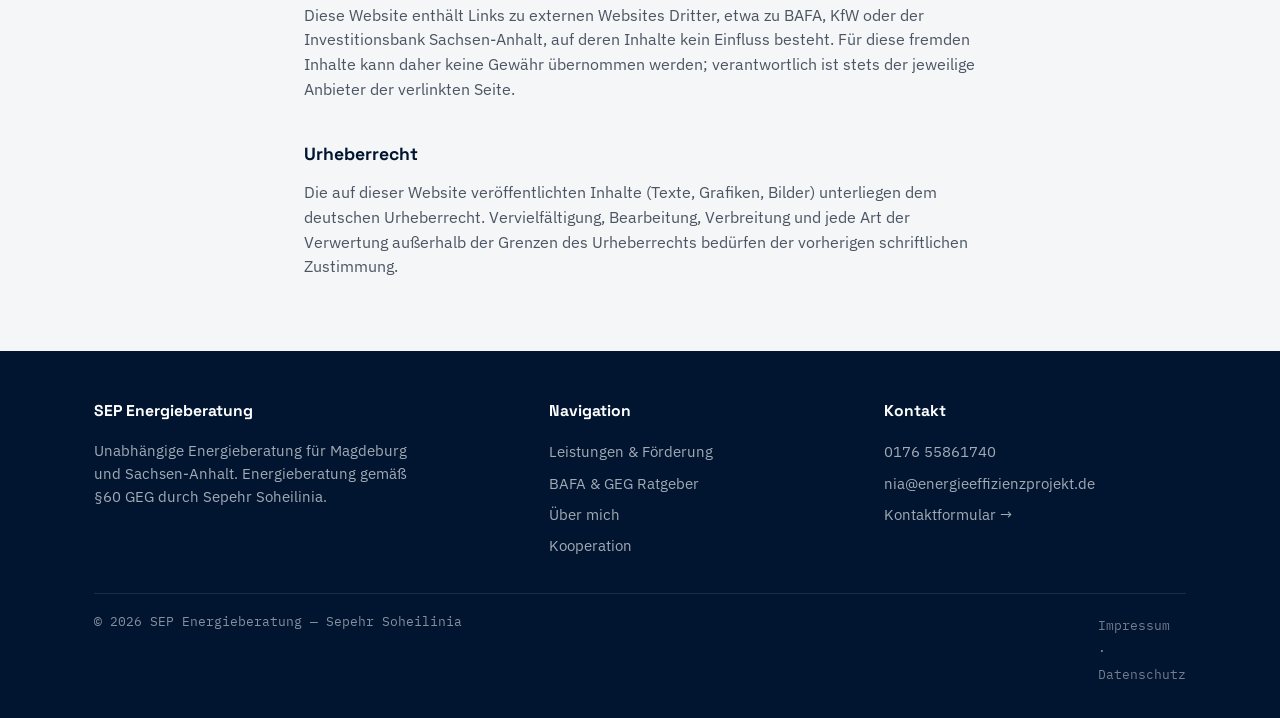
<file: impressum.html>
<!DOCTYPE html>
<html lang="de">
<head>
<meta charset="UTF-8">
<meta name="viewport" content="width=device-width, initial-scale=1.0">
<title>Impressum — SEP Energieberatung</title>
<meta name="description" content="Impressum und Anbieterkennzeichnung gemäß § 5 DDG für SEP Energieberatung, Sepehr Soheilinia, Magdeburg.">
<link rel="canonical" href="https://energieeffizienzprojekt.de/impressum.html">
<link rel="icon" href="images/logo.png">
<link rel="preconnect" href="https://fonts.googleapis.com">
<link rel="preconnect" href="https://fonts.gstatic.com" crossorigin>
<link href="https://fonts.googleapis.com/css2?family=Space+Grotesk:wght@500;600;700&family=IBM+Plex+Sans:wght@400;500;600&family=IBM+Plex+Mono:wght@400;500;600&display=swap" rel="stylesheet">
<link rel="stylesheet" href="css/style.css">
<meta property="og:type" content="website">
<meta property="og:site_name" content="SEP Energieberatung">
<meta property="og:title" content="Impressum — SEP Energieberatung">
<meta property="og:description" content="Impressum und Anbieterkennzeichnung gemäß § 5 DDG für SEP Energieberatung, Sepehr Soheilinia, Magdeburg.">
<meta property="og:url" content="https://energieeffizienzprojekt.de/impressum.html">
<meta property="og:image" content="https://energieeffizienzprojekt.de/images/logo.png">
<meta property="og:locale" content="de_DE">
<meta name="twitter:card" content="summary">
</head>
<body>

<div class="topbar"><span>ENERGIEBERATUNG · MAGDEBURG &amp; SACHSEN-ANHALT · DENA-ZERTIFIZIERT · BAFA-GELISTET</span></div>

<header class="site">
  <div class="nav-row">
    <a href="index.html" class="brand">
      <img src="images/logo.png" alt="SEP Energieberatung Logo">
    </a>
    <nav class="main-nav" aria-label="Hauptnavigation">
      <a href="index.html">Startseite</a>
      <a href="leistungen.html">Leistungen &amp; Förderung</a>
      <a href="ratgeber.html">BAFA &amp; GEG Ratgeber</a>
      <a href="ueber-mich.html">Über mich</a>
      <a href="kooperation.html">Kooperation</a>
      <a href="kontakt.html">Kontakt</a>
    </nav>
    <div class="header-actions">
      <a class="btn btn-primary" href="https://wa.me/4915257612761" target="_blank" rel="noopener">WhatsApp</a>
      <button class="menu-toggle" aria-label="Menü öffnen" aria-expanded="false">
        <svg viewBox="0 0 24 24" fill="none" stroke="#011530" stroke-width="2" stroke-linecap="round"><line x1="3" y1="6" x2="21" y2="6"/><line x1="3" y1="12" x2="21" y2="12"/><line x1="3" y1="18" x2="21" y2="18"/></svg>
      </button>
    </div>
  </div>
  <nav class="mobile-nav" aria-label="Mobile Navigation">
    <a href="index.html">Startseite</a>
    <a href="leistungen.html">Leistungen &amp; Förderung</a>
    <a href="ratgeber.html">BAFA &amp; GEG Ratgeber</a>
    <a href="ueber-mich.html">Über mich</a>
    <a href="kooperation.html">Kooperation</a>
    <a href="kontakt.html">Kontakt</a>
  </nav>
</header>

<section class="page-header">
  <div class="wrap">
    <div class="eyebrow">Rechtliches</div>
    <h1>Impressum</h1>
    <p class="lead">Anbieterkennzeichnung gemäß § 5 DDG.</p>
  </div>
</section>

<section class="section">
  <div class="wrap legal-content">

    <div class="legal-block reveal">
      <h3>Angaben gemäß § 5 DDG</h3>
      <address>
        Sepehr Soheili Nia<br>
        Soheili Nia Energieeffizienzprojekt<br>
        Schrotebogen 12<br>
        39126 Magdeburg<br>
        Deutschland
      </address>
    </div>

    <div class="legal-block reveal">
      <h3>Kontakt</h3>
      <p>Telefon: <a href="tel:+4917655861740">+49 176 55861740</a><br>
      E-Mail: <a href="mailto:nia@energieeffizienzprojekt.de">nia@energieeffizienzprojekt.de</a></p>
    </div>

    <div class="legal-block reveal">
      <h3>Umsatzsteuer</h3>
      <p>Gemäß § 19 UStG (Kleinunternehmerregelung) wird auf Rechnungen keine Umsatzsteuer ausgewiesen.</p>
    </div>

    <div class="legal-block reveal">
      <h3>Wirtschafts-Identifikationsnummer</h3>
      <p>DE455018133, zugeteilt durch das Bundeszentralamt für Steuern gemäß § 139c AO.</p>
    </div>

    <div class="legal-block reveal">
      <h3>Berufliche Tätigkeit</h3>
      <p>Energieberatung gemäß § 60 GEG, Erstellung individueller Sanierungsfahrpläne (iSFP), Vor-Ort-Beratungen sowie Beratung zu Fördermöglichkeiten von BAFA und KfW. Gelistet in der Energie-Effizienz-Expertenliste der Deutschen Energie-Agentur (dena).</p>
    </div>

    <div class="legal-block reveal">
      <h3>SEP KI-Beratung</h3>
      <p>Unter der Bezeichnung „SEP KI-Beratung“ – in der Werbung auch „SEP – deine KI-Werkstatt“ (sep-ki.de) – biete ich KI-Beratung sowie die Einrichtung digitaler und KI-gestützter Automatisierungslösungen für Unternehmen an. Anbieter ist Sepehr Soheili Nia, Soheili Nia Energieeffizienzprojekt (Angaben siehe oben).<br>
      E-Mail: <a href="mailto:hallo@sep-ki.de">hallo@sep-ki.de</a></p>
    </div>

    <div class="legal-block reveal">
      <h3>Haftung für Inhalte</h3>
      <p>Die Inhalte dieser Website wurden mit Sorgfalt erstellt. Für ihre Richtigkeit, Vollständigkeit und Aktualität kann jedoch keine Gewähr übernommen werden — das gilt insbesondere für Angaben zu Förderprogrammen, da sich gesetzliche Bestimmungen und Förderbedingungen ändern können. Verbindliche Aussagen zu Fördermöglichkeiten erfolgen ausschließlich im Rahmen einer persönlichen Energieberatung.</p>
    </div>

    <div class="legal-block reveal">
      <h3>Haftung für Links</h3>
      <p>Diese Website enthält Links zu externen Websites Dritter, etwa zu BAFA, KfW oder der Investitionsbank Sachsen-Anhalt, auf deren Inhalte kein Einfluss besteht. Für diese fremden Inhalte kann daher keine Gewähr übernommen werden; verantwortlich ist stets der jeweilige Anbieter der verlinkten Seite.</p>
    </div>

    <div class="legal-block reveal">
      <h3>Urheberrecht</h3>
      <p>Die auf dieser Website veröffentlichten Inhalte (Texte, Grafiken, Bilder) unterliegen dem deutschen Urheberrecht. Vervielfältigung, Bearbeitung, Verbreitung und jede Art der Verwertung außerhalb der Grenzen des Urheberrechts bedürfen der vorherigen schriftlichen Zustimmung.</p>
    </div>

  </div>
</section>

<footer class="site">
  <div class="wrap">
    <div class="footer-grid">
      <div>
        <h4>SEP Energieberatung</h4>
        <p>Unabhängige Energieberatung für Magdeburg und Sachsen-Anhalt. Energieberatung gemäß §60 GEG durch Sepehr Soheilinia.</p>
      </div>
      <div>
        <h4>Navigation</h4>
        <a href="leistungen.html">Leistungen &amp; Förderung</a>
        <a href="ratgeber.html">BAFA &amp; GEG Ratgeber</a>
        <a href="ueber-mich.html">Über mich</a>
        <a href="kooperation.html">Kooperation</a>
      </div>
      <div>
        <h4>Kontakt</h4>
        <a href="tel:+4917655861740">0176 55861740</a>
        <a href="mailto:nia@energieeffizienzprojekt.de">nia@energieeffizienzprojekt.de</a>
        <a href="kontakt.html">Kontaktformular →</a>
      </div>
    </div>
    <div class="footer-bottom">
      <span>© 2026 SEP Energieberatung — Sepehr Soheilinia</span>
      <span><a href="impressum.html">Impressum</a> · <a href="datenschutz.html">Datenschutz</a></span>
    </div>
  </div>
</footer>

<script>
  var toggle = document.querySelector('.menu-toggle');
  var mobileNav = document.querySelector('.mobile-nav');
  toggle.addEventListener('click', function () {
    var isOpen = mobileNav.classList.toggle('open');
    toggle.setAttribute('aria-expanded', isOpen);
  });

  var observer = new IntersectionObserver(function (entries) {
    entries.forEach(function (entry) {
      if (entry.isIntersecting) {
        entry.target.classList.add('is-visible');
        observer.unobserve(entry.target);
      }
    });
  }, { threshold: 0.15 });
  document.querySelectorAll('.reveal').forEach(function (el) { observer.observe(el); });
</script>

</body>
</html>
</file>
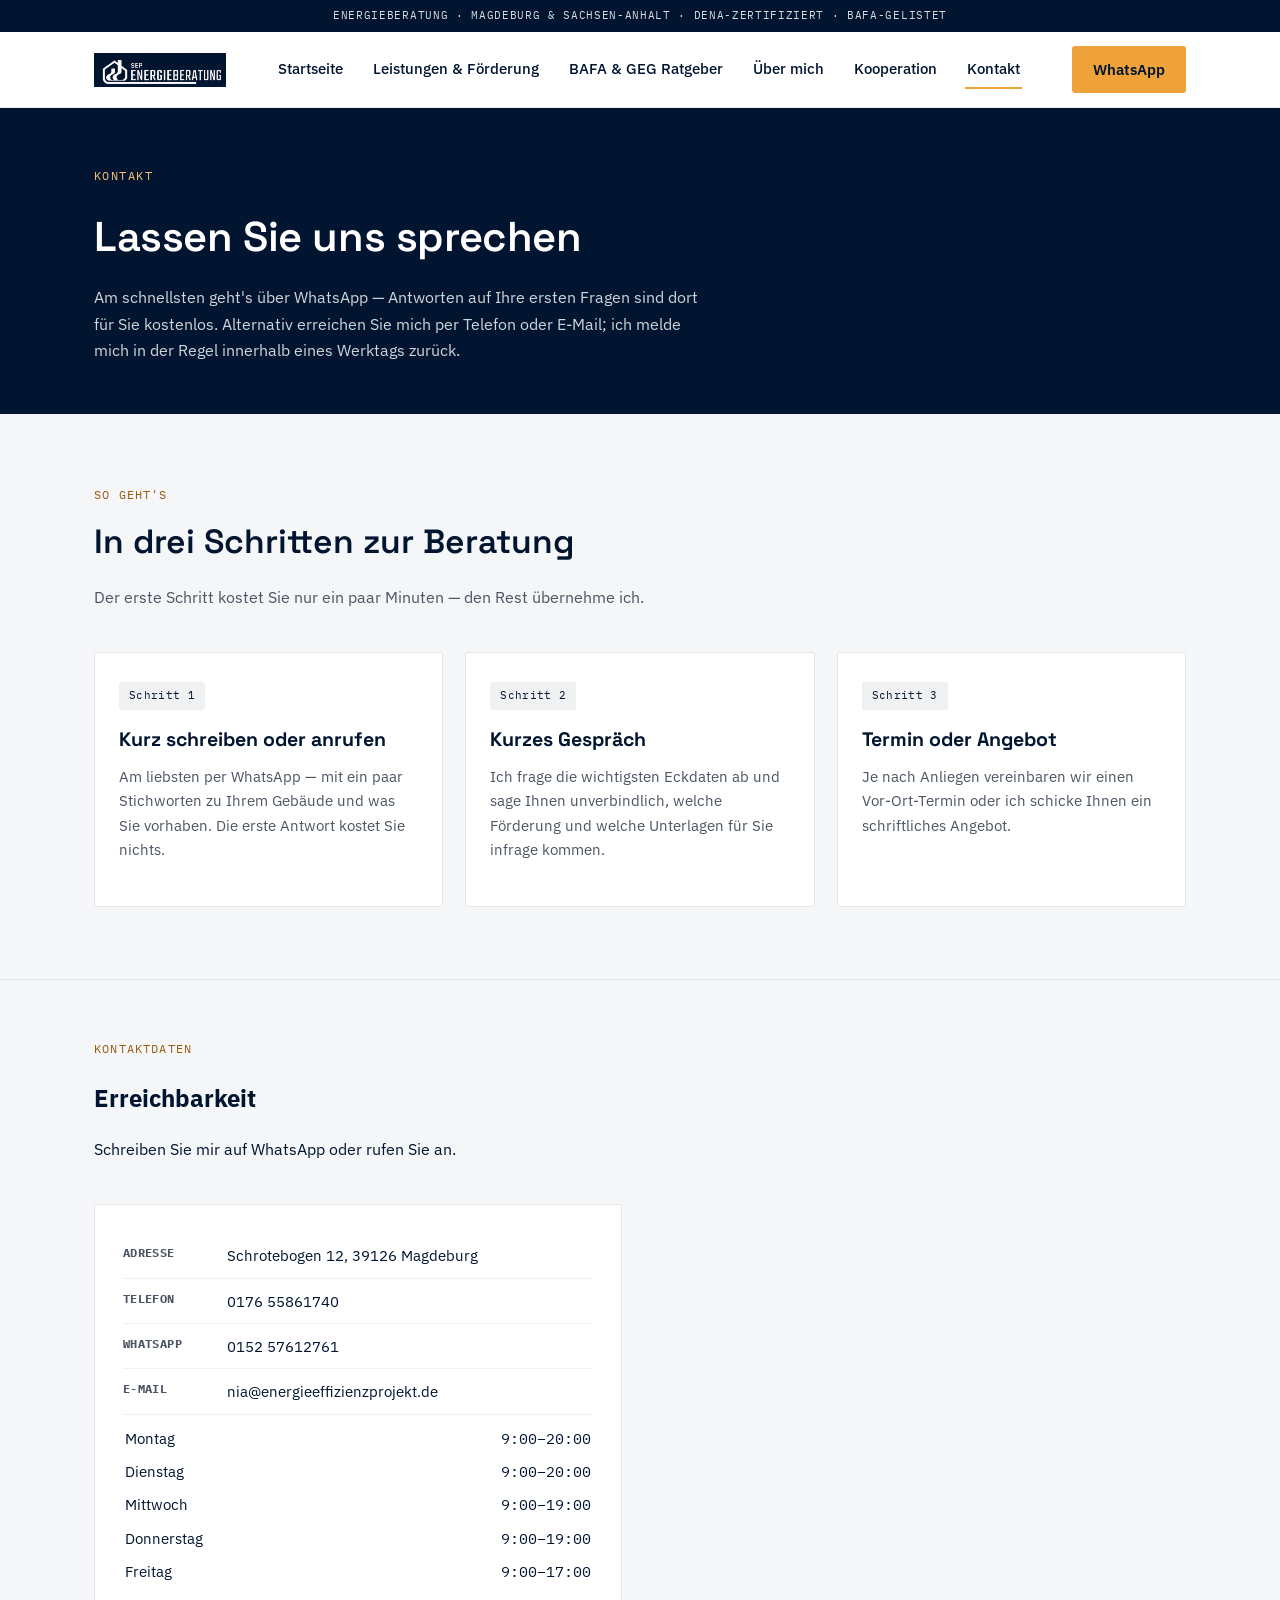
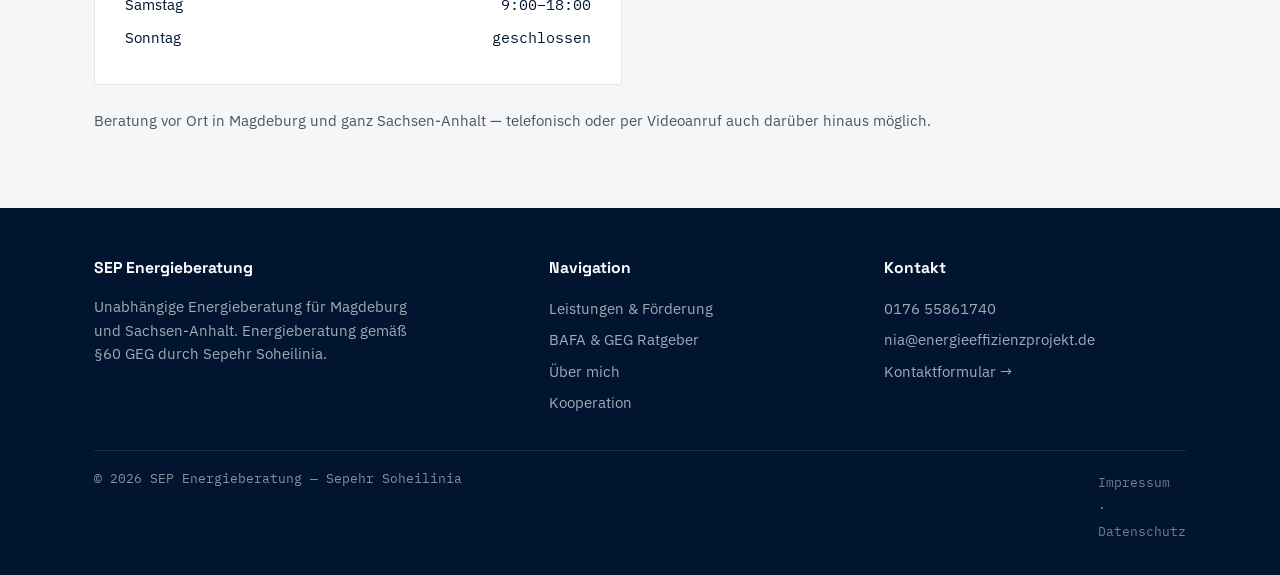
<file: kontakt.html>
<!DOCTYPE html>
<html lang="de">
<head>
<meta charset="UTF-8">
<meta name="viewport" content="width=device-width, initial-scale=1.0">
<title>Kontakt — SEP Energieberatung Magdeburg</title>
<meta name="description" content="Kontaktieren Sie SEP Energieberatung in Magdeburg — per WhatsApp, Telefon oder E-Mail. Energieberatung gemäß §60 GEG für Magdeburg und Sachsen-Anhalt.">
<link rel="canonical" href="https://energieeffizienzprojekt.de/kontakt.html">
<link rel="icon" href="images/logo.png">
<link rel="preconnect" href="https://fonts.googleapis.com">
<link rel="preconnect" href="https://fonts.gstatic.com" crossorigin>
<link href="https://fonts.googleapis.com/css2?family=Space+Grotesk:wght@500;600;700&family=IBM+Plex+Sans:wght@400;500;600&family=IBM+Plex+Mono:wght@400;500;600&display=swap" rel="stylesheet">
<link rel="stylesheet" href="css/style.css">
<meta property="og:type" content="website">
<meta property="og:site_name" content="SEP Energieberatung">
<meta property="og:title" content="Kontakt — SEP Energieberatung Magdeburg">
<meta property="og:description" content="Kontaktieren Sie SEP Energieberatung in Magdeburg — per WhatsApp, Telefon oder E-Mail. Energieberatung gemäß §60 GEG für Magdeburg und Sachsen-Anhalt.">
<meta property="og:url" content="https://energieeffizienzprojekt.de/kontakt.html">
<meta property="og:image" content="https://energieeffizienzprojekt.de/images/logo.png">
<meta property="og:locale" content="de_DE">
<meta name="twitter:card" content="summary">
</head>
<body>

<div class="topbar"><span>ENERGIEBERATUNG · MAGDEBURG &amp; SACHSEN-ANHALT · DENA-ZERTIFIZIERT · BAFA-GELISTET</span></div>

<header class="site">
  <div class="nav-row">
    <a href="index.html" class="brand">
      <img src="images/logo.png" alt="SEP Energieberatung Logo">
    </a>
    <nav class="main-nav" aria-label="Hauptnavigation">
      <a href="index.html">Startseite</a>
      <a href="leistungen.html">Leistungen &amp; Förderung</a>
      <a href="ratgeber.html">BAFA &amp; GEG Ratgeber</a>
      <a href="ueber-mich.html">Über mich</a>
      <a href="kooperation.html">Kooperation</a>
      <a href="kontakt.html" class="active">Kontakt</a>
    </nav>
    <div class="header-actions">
      <a class="btn btn-primary" href="https://wa.me/4915257612761" target="_blank" rel="noopener">WhatsApp</a>
      <button class="menu-toggle" aria-label="Menü öffnen" aria-expanded="false">
        <svg viewBox="0 0 24 24" fill="none" stroke="#011530" stroke-width="2" stroke-linecap="round"><line x1="3" y1="6" x2="21" y2="6"/><line x1="3" y1="12" x2="21" y2="12"/><line x1="3" y1="18" x2="21" y2="18"/></svg>
      </button>
    </div>
  </div>
  <nav class="mobile-nav" aria-label="Mobile Navigation">
    <a href="index.html">Startseite</a>
    <a href="leistungen.html">Leistungen &amp; Förderung</a>
    <a href="ratgeber.html">BAFA &amp; GEG Ratgeber</a>
    <a href="ueber-mich.html">Über mich</a>
    <a href="kooperation.html">Kooperation</a>
    <a href="kontakt.html">Kontakt</a>
  </nav>
</header>

<section class="page-header">
  <div class="wrap">
    <div class="eyebrow">Kontakt</div>
    <h1>Lassen Sie uns sprechen</h1>
    <p class="lead">Am schnellsten geht's über WhatsApp — Antworten auf Ihre ersten Fragen sind dort für Sie kostenlos. Alternativ erreichen Sie mich per Telefon oder E-Mail; ich melde mich in der Regel innerhalb eines Werktags zurück.</p>
  </div>
</section>

<section class="section">
  <div class="wrap">
    <div class="section-head reveal">
      <div class="section-label">So geht's</div>
      <h2>In drei Schritten zur Beratung</h2>
      <p class="section-sub">Der erste Schritt kostet Sie nur ein paar Minuten — den Rest übernehme ich.</p>
    </div>
    <div class="card-grid reveal">
      <div class="card">
        <span class="tag">Schritt 1</span>
        <h3 style="margin-top:14px;">Kurz schreiben oder anrufen</h3>
        <p>Am liebsten per WhatsApp — mit ein paar Stichworten zu Ihrem Gebäude und was Sie vorhaben. Die erste Antwort kostet Sie nichts.</p>
      </div>
      <div class="card">
        <span class="tag">Schritt 2</span>
        <h3 style="margin-top:14px;">Kurzes Gespräch</h3>
        <p>Ich frage die wichtigsten Eckdaten ab und sage Ihnen unverbindlich, welche Förderung und welche Unterlagen für Sie infrage kommen.</p>
      </div>
      <div class="card">
        <span class="tag">Schritt 3</span>
        <h3 style="margin-top:14px;">Termin oder Angebot</h3>
        <p>Je nach Anliegen vereinbaren wir einen Vor-Ort-Termin oder ich schicke Ihnen ein schriftliches Angebot.</p>
      </div>
    </div>
  </div>
</section>

<section class="building-section">
  <div class="wrap">
    <div class="section-head reveal">
      <div class="section-label">Kontaktdaten</div>
      <h2>Erreichbarkeit</h2>
      <p class="section-sub">Schreiben Sie mir auf WhatsApp oder rufen Sie an.</p>
    </div>
    <div class="contact-grid reveal">
      <div class="contact-card">
        <div class="contact-row"><strong>Adresse</strong><span>Schrotebogen 12, 39126 Magdeburg</span></div>
        <div class="contact-row"><strong>Telefon</strong><span><a href="tel:+4917655861740">0176 55861740</a></span></div>
        <div class="contact-row"><strong>WhatsApp</strong><span><a href="https://wa.me/4915257612761" target="_blank" rel="noopener">0152 57612761</a></span></div>
        <div class="contact-row"><strong>E-Mail</strong><span><a href="mailto:nia@energieeffizienzprojekt.de">nia@energieeffizienzprojekt.de</a></span></div>
        <table class="hours-table">
          <tr><td>Montag</td><td>9:00–20:00</td></tr>
          <tr><td>Dienstag</td><td>9:00–20:00</td></tr>
          <tr><td>Mittwoch</td><td>9:00–19:00</td></tr>
          <tr><td>Donnerstag</td><td>9:00–19:00</td></tr>
          <tr><td>Freitag</td><td>9:00–17:00</td></tr>
          <tr><td>Samstag</td><td>9:00–18:00</td></tr>
          <tr><td>Sonntag</td><td>geschlossen</td></tr>
        </table>
      </div>
      <iframe class="map-frame" loading="lazy" src="https://www.google.com/maps?q=SEP+Energieberatung,Schrotebogen+12,39126+Magdeburg&output=embed" title="Standort SEP Energieberatung"></iframe>
    </div>
    <p class="reveal" style="color:var(--slate); font-size:0.94rem; margin-top:24px;">Beratung vor Ort in Magdeburg und ganz Sachsen-Anhalt — telefonisch oder per Videoanruf auch darüber hinaus möglich.</p>
  </div>
</section>

<footer class="site">
  <div class="wrap">
    <div class="footer-grid">
      <div>
        <h4>SEP Energieberatung</h4>
        <p>Unabhängige Energieberatung für Magdeburg und Sachsen-Anhalt. Energieberatung gemäß §60 GEG durch Sepehr Soheilinia.</p>
      </div>
      <div>
        <h4>Navigation</h4>
        <a href="leistungen.html">Leistungen &amp; Förderung</a>
        <a href="ratgeber.html">BAFA &amp; GEG Ratgeber</a>
        <a href="ueber-mich.html">Über mich</a>
        <a href="kooperation.html">Kooperation</a>
      </div>
      <div>
        <h4>Kontakt</h4>
        <a href="tel:+4917655861740">0176 55861740</a>
        <a href="mailto:nia@energieeffizienzprojekt.de">nia@energieeffizienzprojekt.de</a>
        <a href="kontakt.html">Kontaktformular →</a>
      </div>
    </div>
    <div class="footer-bottom">
      <span>© 2026 SEP Energieberatung — Sepehr Soheilinia</span>
      <span><a href="impressum.html">Impressum</a> · <a href="datenschutz.html">Datenschutz</a></span>
    </div>
  </div>
</footer>

<script>
  var toggle = document.querySelector('.menu-toggle');
  var mobileNav = document.querySelector('.mobile-nav');
  toggle.addEventListener('click', function () {
    var isOpen = mobileNav.classList.toggle('open');
    toggle.setAttribute('aria-expanded', isOpen);
  });

  var observer = new IntersectionObserver(function (entries) {
    entries.forEach(function (entry) {
      if (entry.isIntersecting) {
        entry.target.classList.add('is-visible');
        observer.unobserve(entry.target);
      }
    });
  }, { threshold: 0.15 });
  document.querySelectorAll('.reveal').forEach(function (el) { observer.observe(el); });
</script>

</body>
</html>
</file>
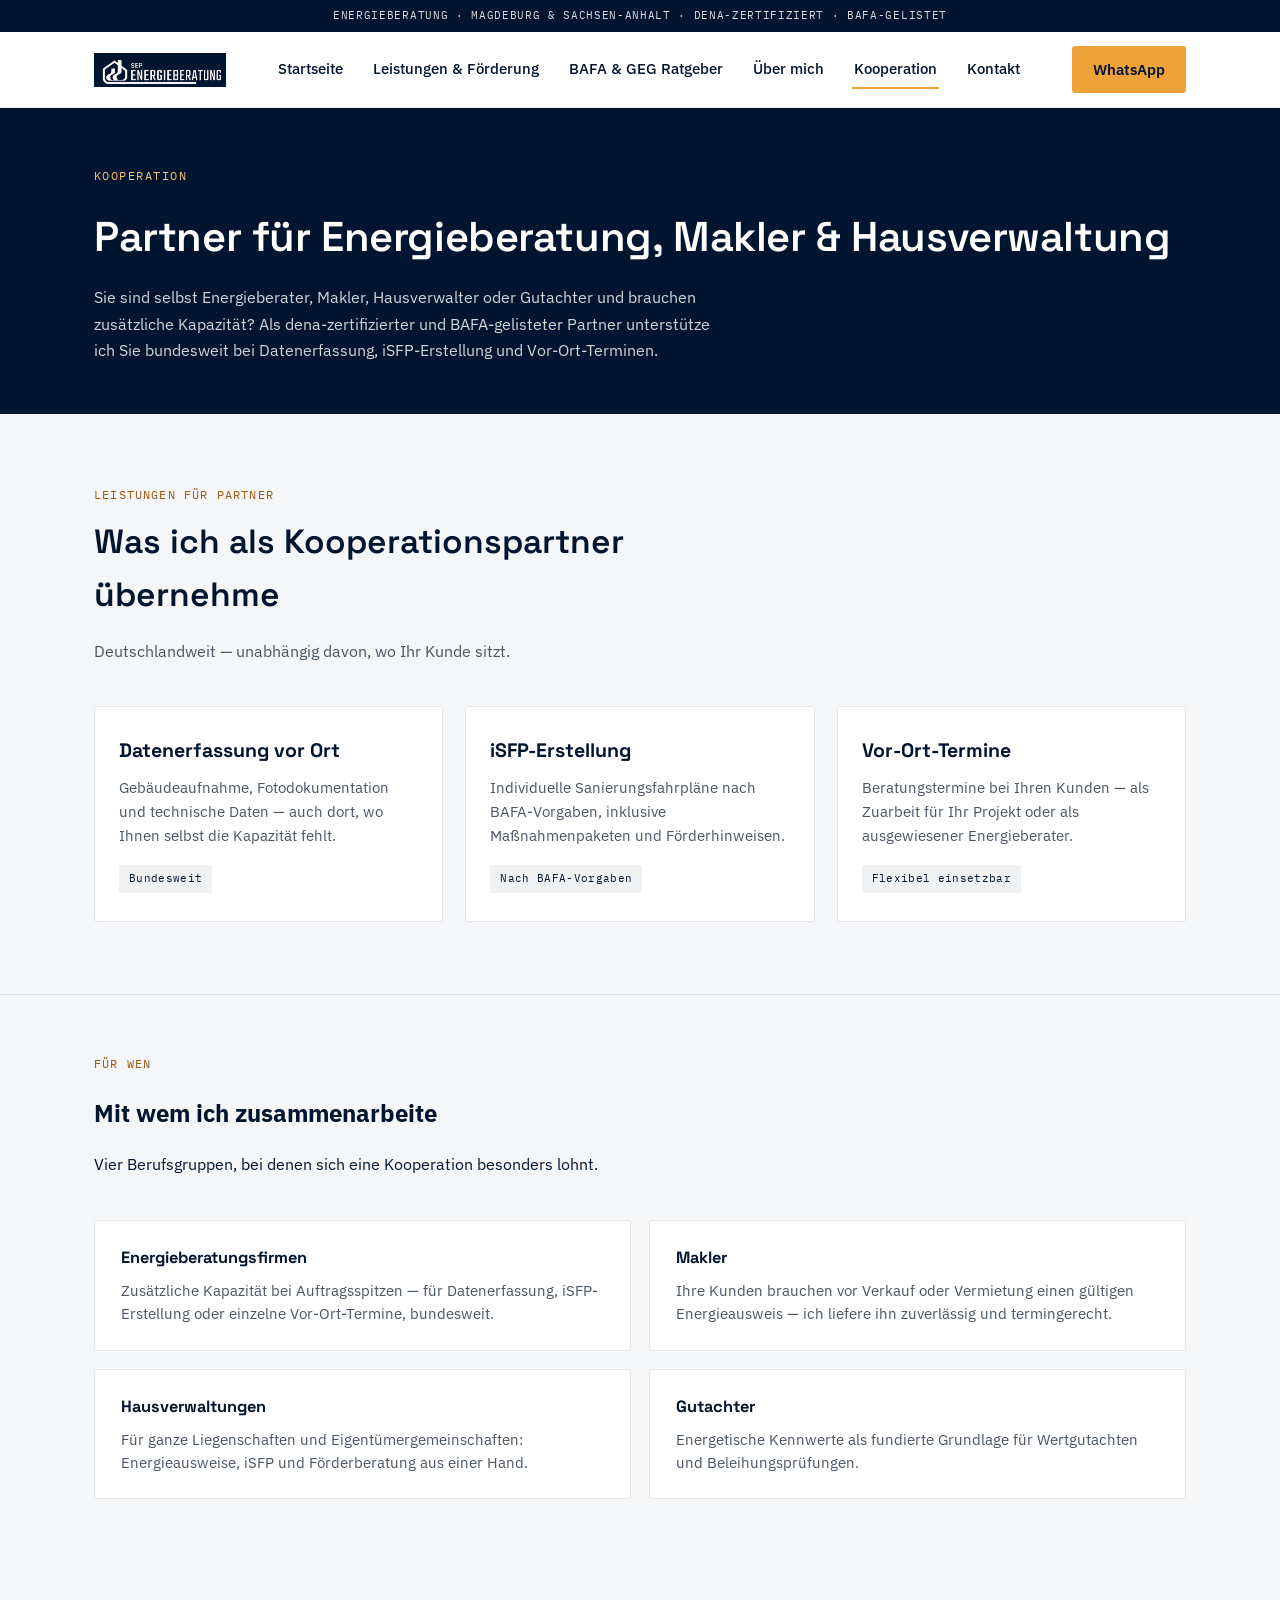
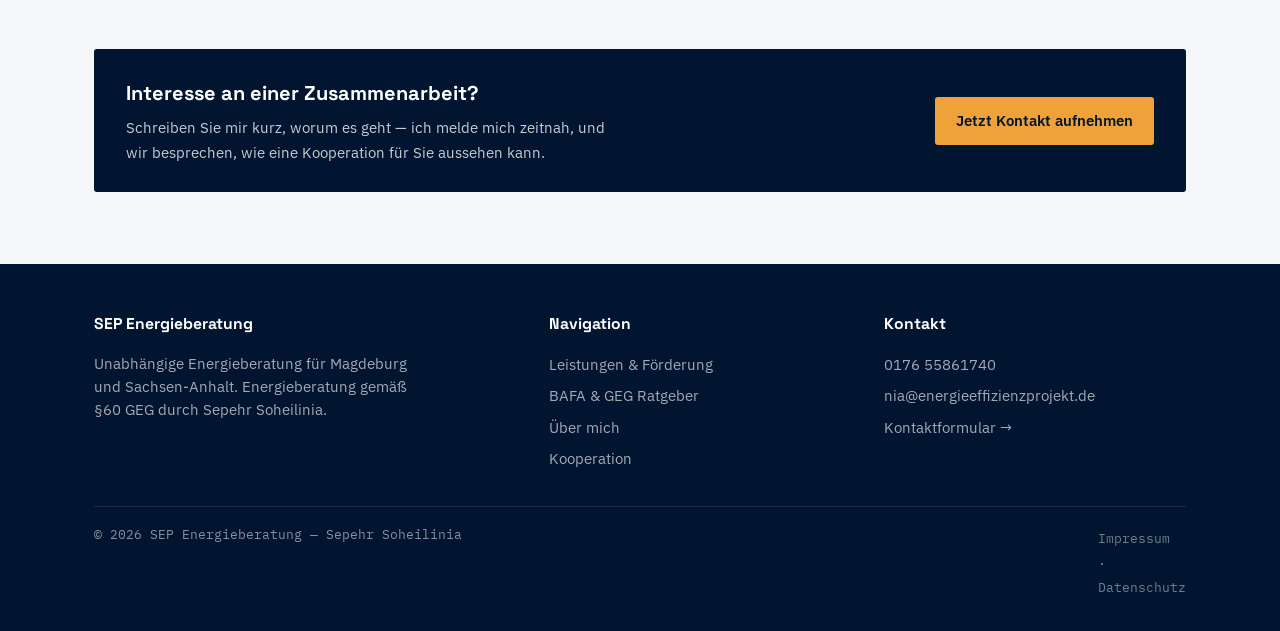
<file: kooperation.html>
<!DOCTYPE html>
<html lang="de">
<head>
<meta charset="UTF-8">
<meta name="viewport" content="width=device-width, initial-scale=1.0">
<title>Kooperation — Partner für Energieberatung, Makler &amp; Hausverwaltung — SEP Energieberatung</title>
<meta name="description" content="Kooperation für Energieberater, Makler, Hausverwaltungen und Gutachter: Datenerfassung, iSFP-Erstellung und Vor-Ort-Termine — dena-zertifiziert, BAFA-gelistet.">
<link rel="canonical" href="https://energieeffizienzprojekt.de/kooperation.html">
<link rel="icon" href="images/logo.png">
<link rel="preconnect" href="https://fonts.googleapis.com">
<link rel="preconnect" href="https://fonts.gstatic.com" crossorigin>
<link href="https://fonts.googleapis.com/css2?family=Space+Grotesk:wght@500;600;700&family=IBM+Plex+Sans:wght@400;500;600&family=IBM+Plex+Mono:wght@400;500;600&display=swap" rel="stylesheet">
<link rel="stylesheet" href="css/style.css">
<meta property="og:type" content="website">
<meta property="og:site_name" content="SEP Energieberatung">
<meta property="og:title" content="Kooperation — Partner für Energieberatung, Makler &amp; Hausverwaltung — SEP Energieberatung">
<meta property="og:description" content="Kooperation für Energieberater, Makler, Hausverwaltungen und Gutachter: Datenerfassung, iSFP-Erstellung und Vor-Ort-Termine — dena-zertifiziert, BAFA-gelistet.">
<meta property="og:url" content="https://energieeffizienzprojekt.de/kooperation.html">
<meta property="og:image" content="https://energieeffizienzprojekt.de/images/logo.png">
<meta property="og:locale" content="de_DE">
<meta name="twitter:card" content="summary">
</head>
<body>

<div class="topbar"><span>ENERGIEBERATUNG · MAGDEBURG &amp; SACHSEN-ANHALT · DENA-ZERTIFIZIERT · BAFA-GELISTET</span></div>

<header class="site">
  <div class="nav-row">
    <a href="index.html" class="brand">
      <img src="images/logo.png" alt="SEP Energieberatung Logo">
    </a>
    <nav class="main-nav" aria-label="Hauptnavigation">
      <a href="index.html">Startseite</a>
      <a href="leistungen.html">Leistungen &amp; Förderung</a>
      <a href="ratgeber.html">BAFA &amp; GEG Ratgeber</a>
      <a href="ueber-mich.html">Über mich</a>
      <a href="kooperation.html" class="active">Kooperation</a>
      <a href="kontakt.html">Kontakt</a>
    </nav>
    <div class="header-actions">
      <a class="btn btn-primary" href="https://wa.me/4915257612761" target="_blank" rel="noopener">WhatsApp</a>
      <button class="menu-toggle" aria-label="Menü öffnen" aria-expanded="false">
        <svg viewBox="0 0 24 24" fill="none" stroke="#011530" stroke-width="2" stroke-linecap="round"><line x1="3" y1="6" x2="21" y2="6"/><line x1="3" y1="12" x2="21" y2="12"/><line x1="3" y1="18" x2="21" y2="18"/></svg>
      </button>
    </div>
  </div>
  <nav class="mobile-nav" aria-label="Mobile Navigation">
    <a href="index.html">Startseite</a>
    <a href="leistungen.html">Leistungen &amp; Förderung</a>
    <a href="ratgeber.html">BAFA &amp; GEG Ratgeber</a>
    <a href="ueber-mich.html">Über mich</a>
    <a href="kooperation.html">Kooperation</a>
    <a href="kontakt.html">Kontakt</a>
  </nav>
</header>

<section class="page-header">
  <div class="wrap">
    <div class="eyebrow">Kooperation</div>
    <h1>Partner für Energieberatung, Makler &amp; Hausverwaltung</h1>
    <p class="lead">Sie sind selbst Energieberater, Makler, Hausverwalter oder Gutachter und brauchen zusätzliche Kapazität? Als dena-zertifizierter und BAFA-gelisteter Partner unterstütze ich Sie bundesweit bei Datenerfassung, iSFP-Erstellung und Vor-Ort-Terminen.</p>
  </div>
</section>

<section class="section">
  <div class="wrap">
    <div class="section-head reveal">
      <div class="section-label">Leistungen für Partner</div>
      <h2>Was ich als Kooperationspartner übernehme</h2>
      <p class="section-sub">Deutschlandweit — unabhängig davon, wo Ihr Kunde sitzt.</p>
    </div>
    <div class="card-grid reveal">
      <div class="card">
        <h3>Datenerfassung vor Ort</h3>
        <p>Gebäudeaufnahme, Fotodokumentation und technische Daten — auch dort, wo Ihnen selbst die Kapazität fehlt.</p>
        <span class="tag">Bundesweit</span>
      </div>
      <div class="card">
        <h3>iSFP-Erstellung</h3>
        <p>Individuelle Sanierungsfahrpläne nach BAFA-Vorgaben, inklusive Maßnahmenpaketen und Förderhinweisen.</p>
        <span class="tag">Nach BAFA-Vorgaben</span>
      </div>
      <div class="card">
        <h3>Vor-Ort-Termine</h3>
        <p>Beratungstermine bei Ihren Kunden — als Zuarbeit für Ihr Projekt oder als ausgewiesener Energieberater.</p>
        <span class="tag">Flexibel einsetzbar</span>
      </div>
    </div>
  </div>
</section>

<section class="building-section">
  <div class="wrap">
    <div class="section-head reveal">
      <div class="section-label">Für wen</div>
      <h2>Mit wem ich zusammenarbeite</h2>
      <p class="section-sub">Vier Berufsgruppen, bei denen sich eine Kooperation besonders lohnt.</p>
    </div>
    <div class="fact-grid reveal">
      <div class="fact-card">
        <h4>Energieberatungsfirmen</h4>
        <p>Zusätzliche Kapazität bei Auftragsspitzen — für Datenerfassung, iSFP-Erstellung oder einzelne Vor-Ort-Termine, bundesweit.</p>
      </div>
      <div class="fact-card">
        <h4>Makler</h4>
        <p>Ihre Kunden brauchen vor Verkauf oder Vermietung einen gültigen Energieausweis — ich liefere ihn zuverlässig und termingerecht.</p>
      </div>
      <div class="fact-card">
        <h4>Hausverwaltungen</h4>
        <p>Für ganze Liegenschaften und Eigentümergemeinschaften: Energieausweise, iSFP und Förderberatung aus einer Hand.</p>
      </div>
      <div class="fact-card">
        <h4>Gutachter</h4>
        <p>Energetische Kennwerte als fundierte Grundlage für Wertgutachten und Beleihungsprüfungen.</p>
      </div>
    </div>
  </div>
</section>

<section class="section">
  <div class="wrap">
    <div class="ba-cta-bar reveal">
      <div>
        <h3>Interesse an einer Zusammenarbeit?</h3>
        <p>Schreiben Sie mir kurz, worum es geht — ich melde mich zeitnah, und wir besprechen, wie eine Kooperation für Sie aussehen kann.</p>
      </div>
      <a class="btn btn-primary" href="https://wa.me/4915257612761" target="_blank" rel="noopener">Jetzt Kontakt aufnehmen</a>
    </div>
  </div>
</section>

<footer class="site">
  <div class="wrap">
    <div class="footer-grid">
      <div>
        <h4>SEP Energieberatung</h4>
        <p>Unabhängige Energieberatung für Magdeburg und Sachsen-Anhalt. Energieberatung gemäß §60 GEG durch Sepehr Soheilinia.</p>
      </div>
      <div>
        <h4>Navigation</h4>
        <a href="leistungen.html">Leistungen &amp; Förderung</a>
        <a href="ratgeber.html">BAFA &amp; GEG Ratgeber</a>
        <a href="ueber-mich.html">Über mich</a>
        <a href="kooperation.html">Kooperation</a>
      </div>
      <div>
        <h4>Kontakt</h4>
        <a href="tel:+4917655861740">0176 55861740</a>
        <a href="mailto:nia@energieeffizienzprojekt.de">nia@energieeffizienzprojekt.de</a>
        <a href="kontakt.html">Kontaktformular →</a>
      </div>
    </div>
    <div class="footer-bottom">
      <span>© 2026 SEP Energieberatung — Sepehr Soheilinia</span>
      <span><a href="impressum.html">Impressum</a> · <a href="datenschutz.html">Datenschutz</a></span>
    </div>
  </div>
</footer>

<script>
  var toggle = document.querySelector('.menu-toggle');
  var mobileNav = document.querySelector('.mobile-nav');
  toggle.addEventListener('click', function () {
    var isOpen = mobileNav.classList.toggle('open');
    toggle.setAttribute('aria-expanded', isOpen);
  });

  var observer = new IntersectionObserver(function (entries) {
    entries.forEach(function (entry) {
      if (entry.isIntersecting) {
        entry.target.classList.add('is-visible');
        observer.unobserve(entry.target);
      }
    });
  }, { threshold: 0.15 });
  document.querySelectorAll('.reveal').forEach(function (el) { observer.observe(el); });
</script>

</body>
</html>
</file>
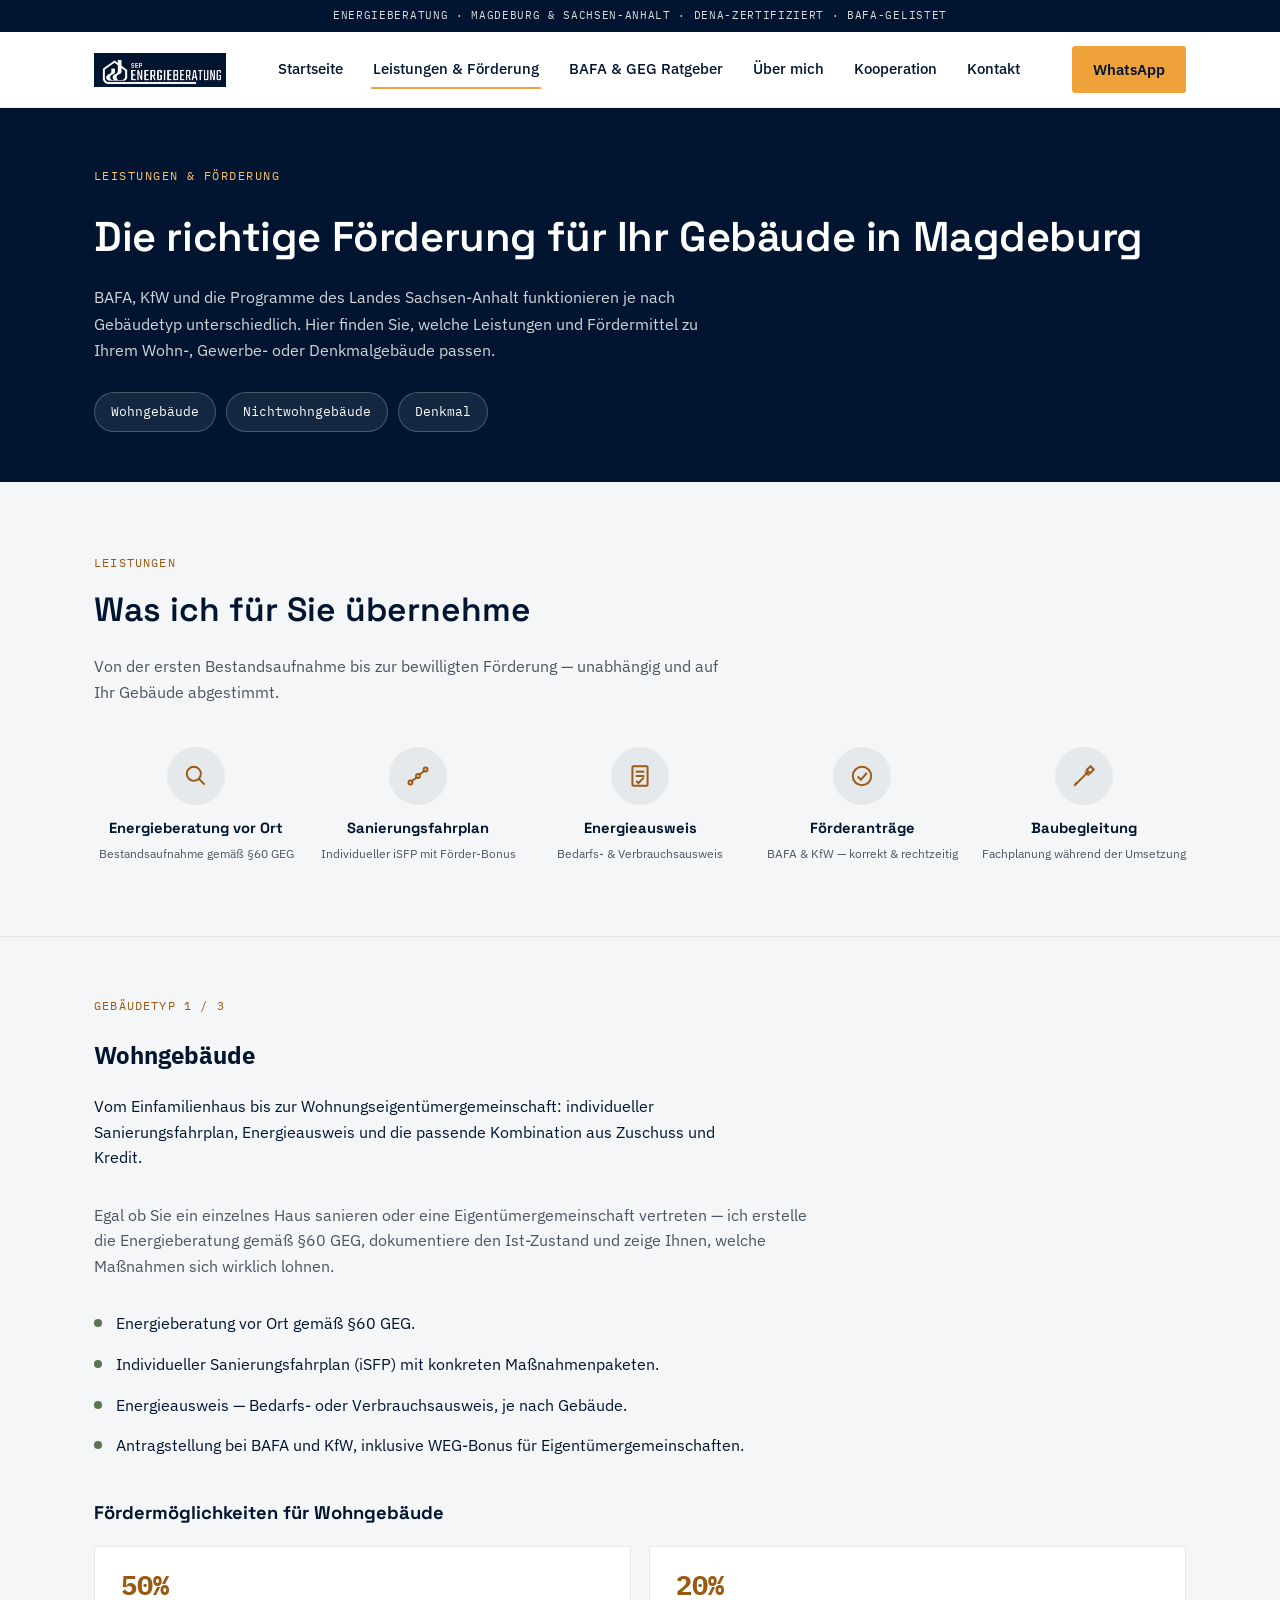
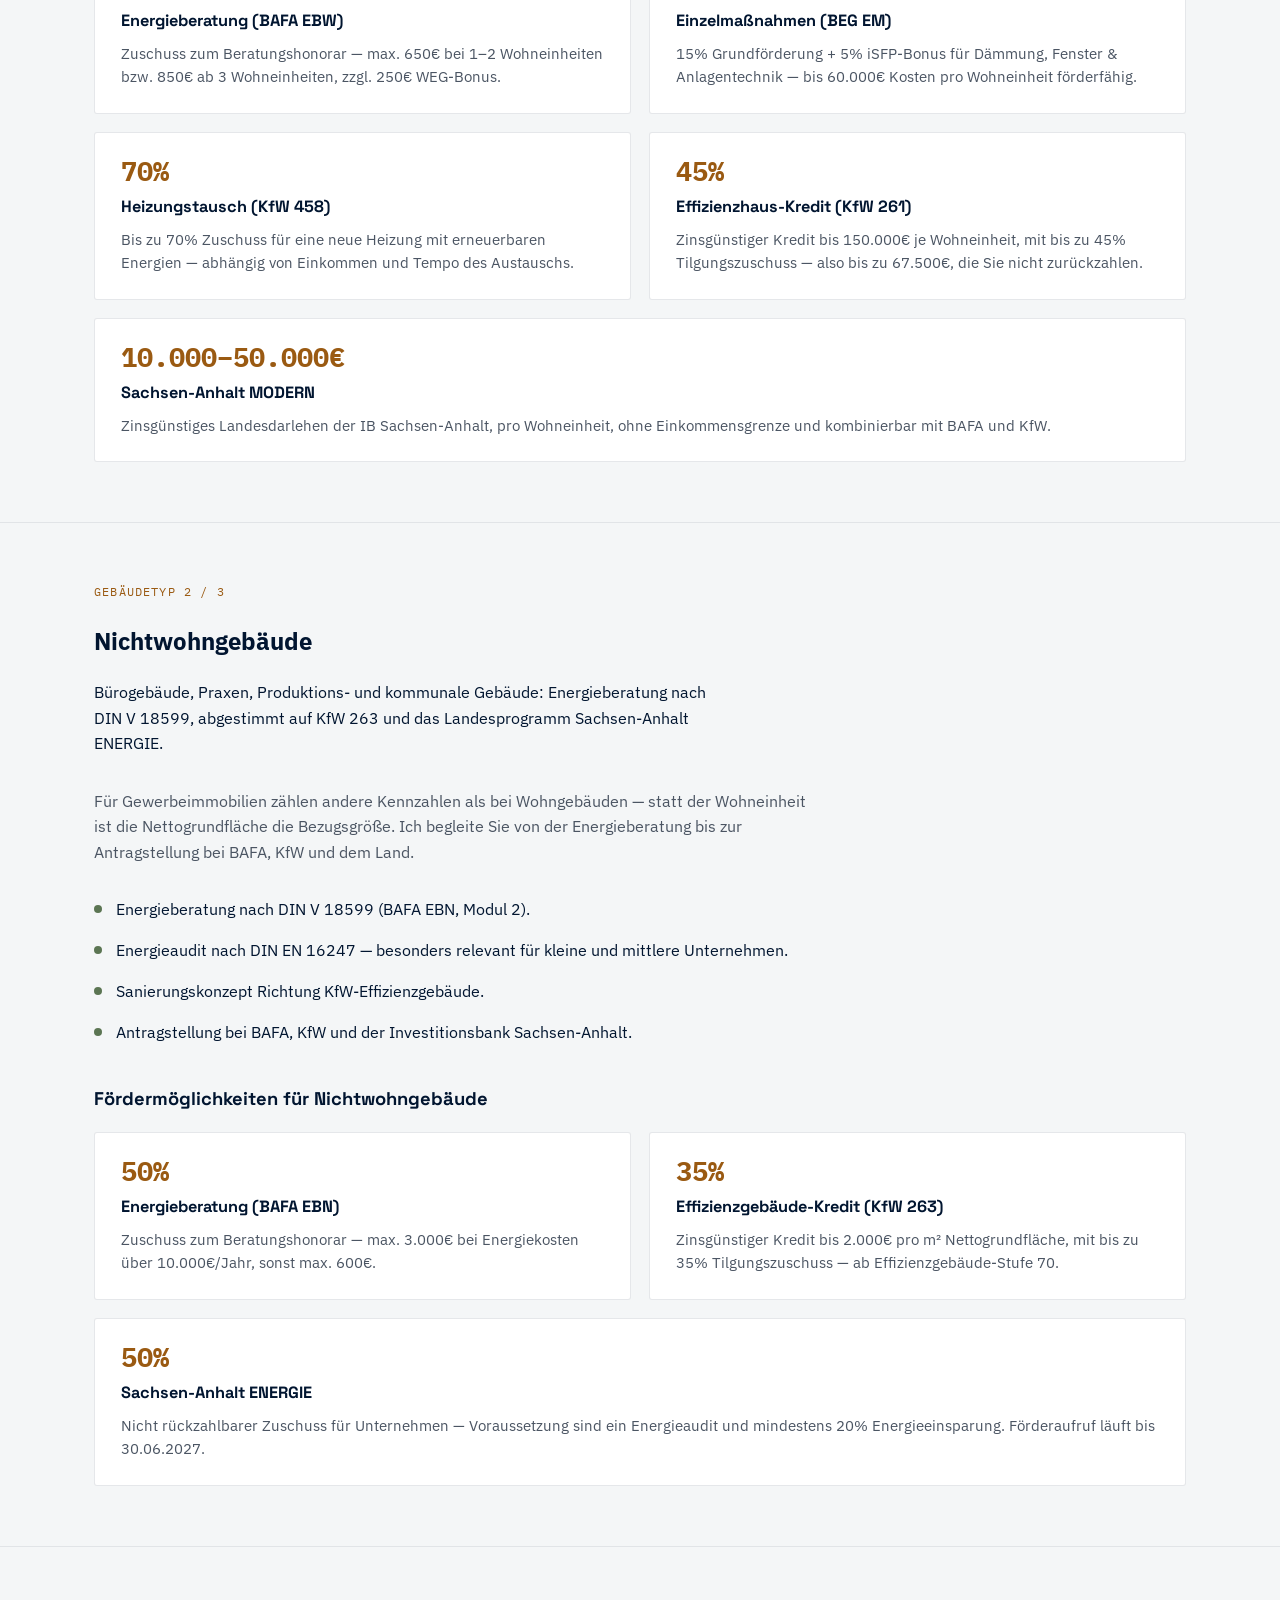
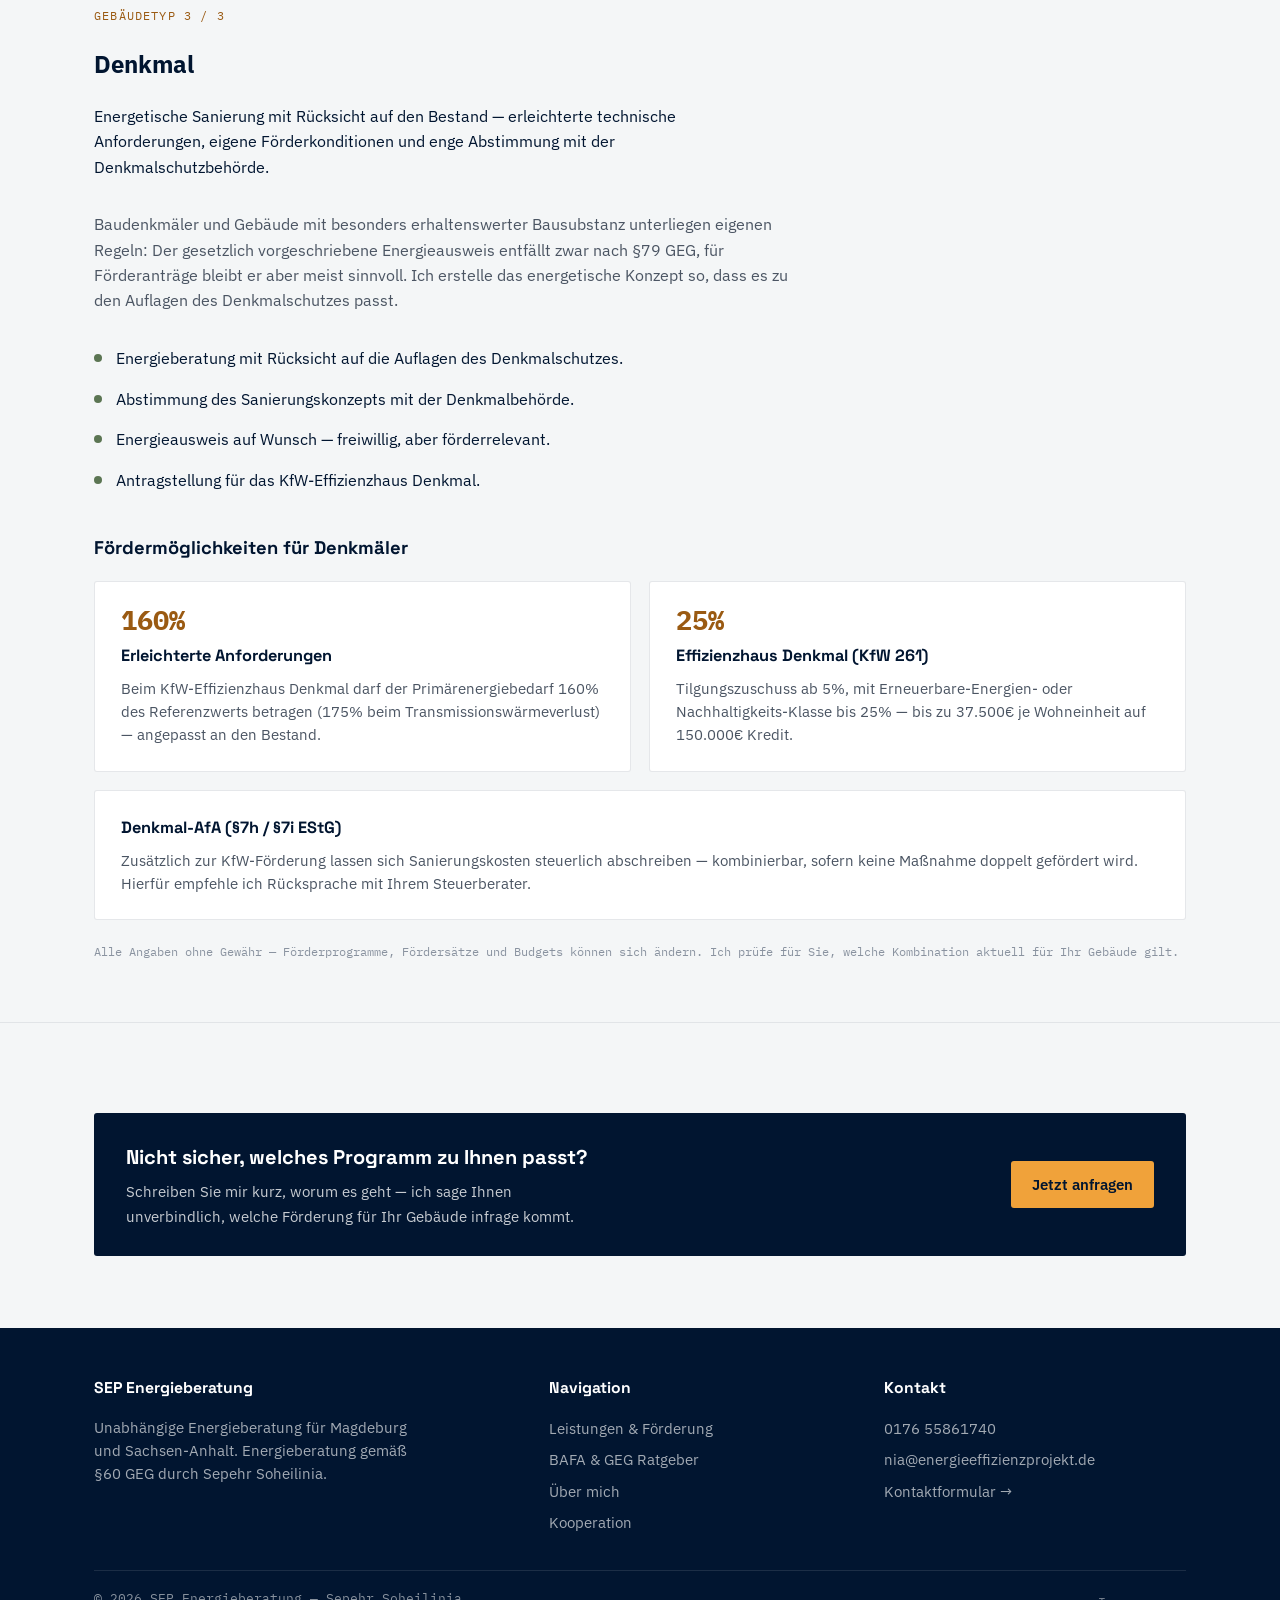
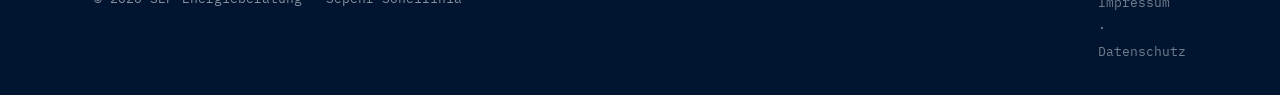
<file: leistungen.html>
<!DOCTYPE html>
<html lang="de">
<head>
<meta charset="UTF-8">
<meta name="viewport" content="width=device-width, initial-scale=1.0">
<title>Leistungen &amp; Förderung in Magdeburg — SEP Energieberatung</title>
<meta name="description" content="Energieberatung in Magdeburg: Sanierungsfahrplan, Energieausweis und Förderbegleitung für Wohngebäude, Gewerbe und Denkmäler. BAFA-, KfW- und Landesförderung.">
<link rel="canonical" href="https://energieeffizienzprojekt.de/leistungen.html">
<link rel="icon" href="images/logo.png">
<link rel="preconnect" href="https://fonts.googleapis.com">
<link rel="preconnect" href="https://fonts.gstatic.com" crossorigin>
<link href="https://fonts.googleapis.com/css2?family=Space+Grotesk:wght@500;600;700&family=IBM+Plex+Sans:wght@400;500;600&family=IBM+Plex+Mono:wght@400;500;600&display=swap" rel="stylesheet">
<link rel="stylesheet" href="css/style.css">
<meta property="og:type" content="website">
<meta property="og:site_name" content="SEP Energieberatung">
<meta property="og:title" content="Leistungen &amp; Förderung in Magdeburg — SEP Energieberatung">
<meta property="og:description" content="Energieberatung in Magdeburg: Sanierungsfahrplan, Energieausweis und Förderbegleitung für Wohngebäude, Gewerbe und Denkmäler. BAFA-, KfW- und Landesförderung.">
<meta property="og:url" content="https://energieeffizienzprojekt.de/leistungen.html">
<meta property="og:image" content="https://energieeffizienzprojekt.de/images/logo.png">
<meta property="og:locale" content="de_DE">
<meta name="twitter:card" content="summary">
</head>
<body>

<div class="topbar"><span>ENERGIEBERATUNG · MAGDEBURG &amp; SACHSEN-ANHALT · DENA-ZERTIFIZIERT · BAFA-GELISTET</span></div>

<header class="site">
  <div class="nav-row">
    <a href="index.html" class="brand">
      <img src="images/logo.png" alt="SEP Energieberatung Logo">
    </a>
    <nav class="main-nav" aria-label="Hauptnavigation">
      <a href="index.html">Startseite</a>
      <a href="leistungen.html" class="active">Leistungen &amp; Förderung</a>
      <a href="ratgeber.html">BAFA &amp; GEG Ratgeber</a>
      <a href="ueber-mich.html">Über mich</a>
      <a href="kooperation.html">Kooperation</a>
      <a href="kontakt.html">Kontakt</a>
    </nav>
    <div class="header-actions">
      <a class="btn btn-primary" href="https://wa.me/4915257612761" target="_blank" rel="noopener">WhatsApp</a>
      <button class="menu-toggle" aria-label="Menü öffnen" aria-expanded="false">
        <svg viewBox="0 0 24 24" fill="none" stroke="#011530" stroke-width="2" stroke-linecap="round"><line x1="3" y1="6" x2="21" y2="6"/><line x1="3" y1="12" x2="21" y2="12"/><line x1="3" y1="18" x2="21" y2="18"/></svg>
      </button>
    </div>
  </div>
  <nav class="mobile-nav" aria-label="Mobile Navigation">
    <a href="index.html">Startseite</a>
    <a href="leistungen.html">Leistungen &amp; Förderung</a>
    <a href="ratgeber.html">BAFA &amp; GEG Ratgeber</a>
    <a href="ueber-mich.html">Über mich</a>
    <a href="kooperation.html">Kooperation</a>
    <a href="kontakt.html">Kontakt</a>
  </nav>
</header>

<section class="page-header">
  <div class="wrap">
    <div class="eyebrow">Leistungen &amp; Förderung</div>
    <h1>Die richtige Förderung für Ihr Gebäude in Magdeburg</h1>
    <p class="lead">BAFA, KfW und die Programme des Landes Sachsen-Anhalt funktionieren je nach Gebäudetyp unterschiedlich. Hier finden Sie, welche Leistungen und Fördermittel zu Ihrem Wohn-, Gewerbe- oder Denkmalgebäude passen.</p>
    <nav class="pill-nav" aria-label="Gebäudetypen">
      <a href="#wohngebaeude">Wohngebäude</a>
      <a href="#nichtwohngebaeude">Nichtwohngebäude</a>
      <a href="#denkmal">Denkmal</a>
    </nav>
  </div>
</section>

<section class="section">
  <div class="wrap">
    <div class="section-head reveal">
      <div class="section-label">Leistungen</div>
      <h2>Was ich für Sie übernehme</h2>
      <p class="section-sub">Von der ersten Bestandsaufnahme bis zur bewilligten Förderung — unabhängig und auf Ihr Gebäude abgestimmt.</p>
    </div>
    <div class="measures-grid reveal" style="margin-bottom:0;">
      <div class="measure">
        <div class="icon-circle" style="background:rgba(1,21,48,0.06);color:var(--sun-deep);"><svg viewBox="0 0 24 24" fill="none" stroke="currentColor" stroke-width="1.8"><circle cx="10" cy="10" r="6.5"/><line x1="14.8" y1="14.8" x2="20" y2="20"/></svg></div>
        <h4 style="color:var(--ink);">Energieberatung vor Ort</h4>
        <p style="color:var(--slate);">Bestandsaufnahme gemäß §60 GEG</p>
      </div>
      <div class="measure">
        <div class="icon-circle" style="background:rgba(1,21,48,0.06);color:var(--sun-deep);"><svg viewBox="0 0 24 24" fill="none" stroke="currentColor" stroke-width="1.8"><circle cx="5" cy="18" r="1.8"/><circle cx="12" cy="12" r="1.8"/><circle cx="19" cy="6" r="1.8"/><path d="M6.3 16.7 L10.7 13.3 M13.3 10.7 L17.7 7.3"/></svg></div>
        <h4 style="color:var(--ink);">Sanierungsfahrplan</h4>
        <p style="color:var(--slate);">Individueller iSFP mit Förder-Bonus</p>
      </div>
      <div class="measure">
        <div class="icon-circle" style="background:rgba(1,21,48,0.06);color:var(--sun-deep);"><svg viewBox="0 0 24 24" fill="none" stroke="currentColor" stroke-width="1.8"><rect x="5" y="3" width="14" height="18" rx="1"/><line x1="8" y1="8" x2="16" y2="8"/><line x1="8" y1="12" x2="16" y2="12"/><path d="M8.5 16.5 L10.5 18.5 L15.5 13.5"/></svg></div>
        <h4 style="color:var(--ink);">Energieausweis</h4>
        <p style="color:var(--slate);">Bedarfs- &amp; Verbrauchsausweis</p>
      </div>
      <div class="measure">
        <div class="icon-circle" style="background:rgba(1,21,48,0.06);color:var(--sun-deep);"><svg viewBox="0 0 24 24" fill="none" stroke="currentColor" stroke-width="1.8"><circle cx="12" cy="12" r="8.5"/><path d="M8 12.5 L11 15.5 L16.5 9"/></svg></div>
        <h4 style="color:var(--ink);">Förderanträge</h4>
        <p style="color:var(--slate);">BAFA &amp; KfW — korrekt &amp; rechtzeitig</p>
      </div>
      <div class="measure">
        <div class="icon-circle" style="background:rgba(1,21,48,0.06);color:var(--sun-deep);"><svg viewBox="0 0 24 24" fill="none" stroke="currentColor" stroke-width="1.8"><path d="M14.5 6.5 L18 3 L21 6 L17.5 9.5 Z"/><path d="M16 8 L5 19 L3 21 L5 19 L4 18"/><line x1="13" y1="8" x2="16.5" y2="11.5"/></svg></div>
        <h4 style="color:var(--ink);">Baubegleitung</h4>
        <p style="color:var(--slate);">Fachplanung während der Umsetzung</p>
      </div>
    </div>
  </div>
</section>

<section class="building-section" id="wohngebaeude">
  <div class="wrap">
    <div class="section-head reveal">
      <div class="section-label">Gebäudetyp 1 / 3</div>
      <h2>Wohngebäude</h2>
      <p class="section-sub">Vom Einfamilienhaus bis zur Wohnungseigentümergemeinschaft: individueller Sanierungsfahrplan, Energieausweis und die passende Kombination aus Zuschuss und Kredit.</p>
    </div>
    <p class="intro-text reveal">Egal ob Sie ein einzelnes Haus sanieren oder eine Eigentümergemeinschaft vertreten — ich erstelle die Energieberatung gemäß §60 GEG, dokumentiere den Ist-Zustand und zeige Ihnen, welche Maßnahmen sich wirklich lohnen.</p>

    <div class="check-stack reveal">
      <div class="why-item"><span class="mark"></span><p>Energieberatung vor Ort gemäß §60 GEG.</p></div>
      <div class="why-item"><span class="mark"></span><p>Individueller Sanierungsfahrplan (iSFP) mit konkreten Maßnahmenpaketen.</p></div>
      <div class="why-item"><span class="mark"></span><p>Energieausweis — Bedarfs- oder Verbrauchsausweis, je nach Gebäude.</p></div>
      <div class="why-item"><span class="mark"></span><p>Antragstellung bei BAFA und KfW, inklusive WEG-Bonus für Eigentümergemeinschaften.</p></div>
    </div>

    <h3 class="sub-head reveal">Fördermöglichkeiten für Wohngebäude</h3>
    <div class="fact-grid reveal">
      <div class="fact-card">
        <span class="fact-num">50%</span>
        <h4>Energieberatung (BAFA EBW)</h4>
        <p>Zuschuss zum Beratungshonorar — max. 650€ bei 1–2 Wohneinheiten bzw. 850€ ab 3 Wohneinheiten, zzgl. 250€ WEG-Bonus.</p>
      </div>
      <div class="fact-card">
        <span class="fact-num">20%</span>
        <h4>Einzelmaßnahmen (BEG EM)</h4>
        <p>15% Grundförderung + 5% iSFP-Bonus für Dämmung, Fenster &amp; Anlagentechnik — bis 60.000€ Kosten pro Wohneinheit förderfähig.</p>
      </div>
      <div class="fact-card">
        <span class="fact-num">70%</span>
        <h4>Heizungstausch (KfW 458)</h4>
        <p>Bis zu 70% Zuschuss für eine neue Heizung mit erneuerbaren Energien — abhängig von Einkommen und Tempo des Austauschs.</p>
      </div>
      <div class="fact-card">
        <span class="fact-num">45%</span>
        <h4>Effizienzhaus-Kredit (KfW 261)</h4>
        <p>Zinsgünstiger Kredit bis 150.000€ je Wohneinheit, mit bis zu 45% Tilgungszuschuss — also bis zu 67.500€, die Sie nicht zurückzahlen.</p>
      </div>
      <div class="fact-card wide">
        <span class="fact-num">10.000–50.000€</span>
        <h4>Sachsen-Anhalt MODERN</h4>
        <p>Zinsgünstiges Landesdarlehen der IB Sachsen-Anhalt, pro Wohneinheit, ohne Einkommensgrenze und kombinierbar mit BAFA und KfW.</p>
      </div>
    </div>
  </div>
</section>

<section class="building-section" id="nichtwohngebaeude">
  <div class="wrap">
    <div class="section-head reveal">
      <div class="section-label">Gebäudetyp 2 / 3</div>
      <h2>Nichtwohngebäude</h2>
      <p class="section-sub">Bürogebäude, Praxen, Produktions- und kommunale Gebäude: Energieberatung nach DIN V 18599, abgestimmt auf KfW 263 und das Landesprogramm Sachsen-Anhalt ENERGIE.</p>
    </div>
    <p class="intro-text reveal">Für Gewerbeimmobilien zählen andere Kennzahlen als bei Wohngebäuden — statt der Wohneinheit ist die Nettogrundfläche die Bezugsgröße. Ich begleite Sie von der Energieberatung bis zur Antragstellung bei BAFA, KfW und dem Land.</p>

    <div class="check-stack reveal">
      <div class="why-item"><span class="mark"></span><p>Energieberatung nach DIN V 18599 (BAFA EBN, Modul 2).</p></div>
      <div class="why-item"><span class="mark"></span><p>Energieaudit nach DIN EN 16247 — besonders relevant für kleine und mittlere Unternehmen.</p></div>
      <div class="why-item"><span class="mark"></span><p>Sanierungskonzept Richtung KfW-Effizienzgebäude.</p></div>
      <div class="why-item"><span class="mark"></span><p>Antragstellung bei BAFA, KfW und der Investitionsbank Sachsen-Anhalt.</p></div>
    </div>

    <h3 class="sub-head reveal">Fördermöglichkeiten für Nichtwohngebäude</h3>
    <div class="fact-grid reveal">
      <div class="fact-card">
        <span class="fact-num">50%</span>
        <h4>Energieberatung (BAFA EBN)</h4>
        <p>Zuschuss zum Beratungshonorar — max. 3.000€ bei Energiekosten über 10.000€/Jahr, sonst max. 600€.</p>
      </div>
      <div class="fact-card">
        <span class="fact-num">35%</span>
        <h4>Effizienzgebäude-Kredit (KfW 263)</h4>
        <p>Zinsgünstiger Kredit bis 2.000€ pro m² Nettogrundfläche, mit bis zu 35% Tilgungszuschuss — ab Effizienzgebäude-Stufe 70.</p>
      </div>
      <div class="fact-card wide">
        <span class="fact-num">50%</span>
        <h4>Sachsen-Anhalt ENERGIE</h4>
        <p>Nicht rückzahlbarer Zuschuss für Unternehmen — Voraussetzung sind ein Energieaudit und mindestens 20% Energieeinsparung. Förderaufruf läuft bis 30.06.2027.</p>
      </div>
    </div>
  </div>
</section>

<section class="building-section" id="denkmal" style="border-bottom:1px solid rgba(1,21,48,0.08);">
  <div class="wrap">
    <div class="section-head reveal">
      <div class="section-label">Gebäudetyp 3 / 3</div>
      <h2>Denkmal</h2>
      <p class="section-sub">Energetische Sanierung mit Rücksicht auf den Bestand — erleichterte technische Anforderungen, eigene Förderkonditionen und enge Abstimmung mit der Denkmalschutzbehörde.</p>
    </div>
    <p class="intro-text reveal">Baudenkmäler und Gebäude mit besonders erhaltenswerter Bausubstanz unterliegen eigenen Regeln: Der gesetzlich vorgeschriebene Energieausweis entfällt zwar nach §79 GEG, für Förderanträge bleibt er aber meist sinnvoll. Ich erstelle das energetische Konzept so, dass es zu den Auflagen des Denkmalschutzes passt.</p>

    <div class="check-stack reveal">
      <div class="why-item"><span class="mark"></span><p>Energieberatung mit Rücksicht auf die Auflagen des Denkmalschutzes.</p></div>
      <div class="why-item"><span class="mark"></span><p>Abstimmung des Sanierungskonzepts mit der Denkmalbehörde.</p></div>
      <div class="why-item"><span class="mark"></span><p>Energieausweis auf Wunsch — freiwillig, aber förderrelevant.</p></div>
      <div class="why-item"><span class="mark"></span><p>Antragstellung für das KfW-Effizienzhaus Denkmal.</p></div>
    </div>

    <h3 class="sub-head reveal">Fördermöglichkeiten für Denkmäler</h3>
    <div class="fact-grid reveal">
      <div class="fact-card">
        <span class="fact-num">160%</span>
        <h4>Erleichterte Anforderungen</h4>
        <p>Beim KfW-Effizienzhaus Denkmal darf der Primärenergiebedarf 160% des Referenzwerts betragen (175% beim Transmissionswärmeverlust) — angepasst an den Bestand.</p>
      </div>
      <div class="fact-card">
        <span class="fact-num">25%</span>
        <h4>Effizienzhaus Denkmal (KfW 261)</h4>
        <p>Tilgungszuschuss ab 5%, mit Erneuerbare-Energien- oder Nachhaltigkeits-Klasse bis 25% — bis zu 37.500€ je Wohneinheit auf 150.000€ Kredit.</p>
      </div>
      <div class="fact-card wide">
        <h4>Denkmal-AfA (§7h / §7i EStG)</h4>
        <p>Zusätzlich zur KfW-Förderung lassen sich Sanierungskosten steuerlich abschreiben — kombinierbar, sofern keine Maßnahme doppelt gefördert wird. Hierfür empfehle ich Rücksprache mit Ihrem Steuerberater.</p>
      </div>
    </div>

    <p class="fact-disclaimer reveal">Alle Angaben ohne Gewähr — Förderprogramme, Fördersätze und Budgets können sich ändern. Ich prüfe für Sie, welche Kombination aktuell für Ihr Gebäude gilt.</p>
  </div>
</section>

<section class="section">
  <div class="wrap">
    <div class="ba-cta-bar reveal">
      <div>
        <h3>Nicht sicher, welches Programm zu Ihnen passt?</h3>
        <p>Schreiben Sie mir kurz, worum es geht — ich sage Ihnen unverbindlich, welche Förderung für Ihr Gebäude infrage kommt.</p>
      </div>
      <a class="btn btn-primary" href="https://wa.me/4915257612761" target="_blank" rel="noopener">Jetzt anfragen</a>
    </div>
  </div>
</section>

<footer class="site">
  <div class="wrap">
    <div class="footer-grid">
      <div>
        <h4>SEP Energieberatung</h4>
        <p>Unabhängige Energieberatung für Magdeburg und Sachsen-Anhalt. Energieberatung gemäß §60 GEG durch Sepehr Soheilinia.</p>
      </div>
      <div>
        <h4>Navigation</h4>
        <a href="leistungen.html">Leistungen &amp; Förderung</a>
        <a href="ratgeber.html">BAFA &amp; GEG Ratgeber</a>
        <a href="ueber-mich.html">Über mich</a>
        <a href="kooperation.html">Kooperation</a>
      </div>
      <div>
        <h4>Kontakt</h4>
        <a href="tel:+4917655861740">0176 55861740</a>
        <a href="mailto:nia@energieeffizienzprojekt.de">nia@energieeffizienzprojekt.de</a>
        <a href="kontakt.html">Kontaktformular →</a>
      </div>
    </div>
    <div class="footer-bottom">
      <span>© 2026 SEP Energieberatung — Sepehr Soheilinia</span>
      <span><a href="impressum.html">Impressum</a> · <a href="datenschutz.html">Datenschutz</a></span>
    </div>
  </div>
</footer>

<script>
  var toggle = document.querySelector('.menu-toggle');
  var mobileNav = document.querySelector('.mobile-nav');
  toggle.addEventListener('click', function () {
    var isOpen = mobileNav.classList.toggle('open');
    toggle.setAttribute('aria-expanded', isOpen);
  });

  var observer = new IntersectionObserver(function (entries) {
    entries.forEach(function (entry) {
      if (entry.isIntersecting) {
        entry.target.classList.add('is-visible');
        observer.unobserve(entry.target);
      }
    });
  }, { threshold: 0.15 });
  document.querySelectorAll('.reveal').forEach(function (el) { observer.observe(el); });
</script>

</body>
</html>
</file>
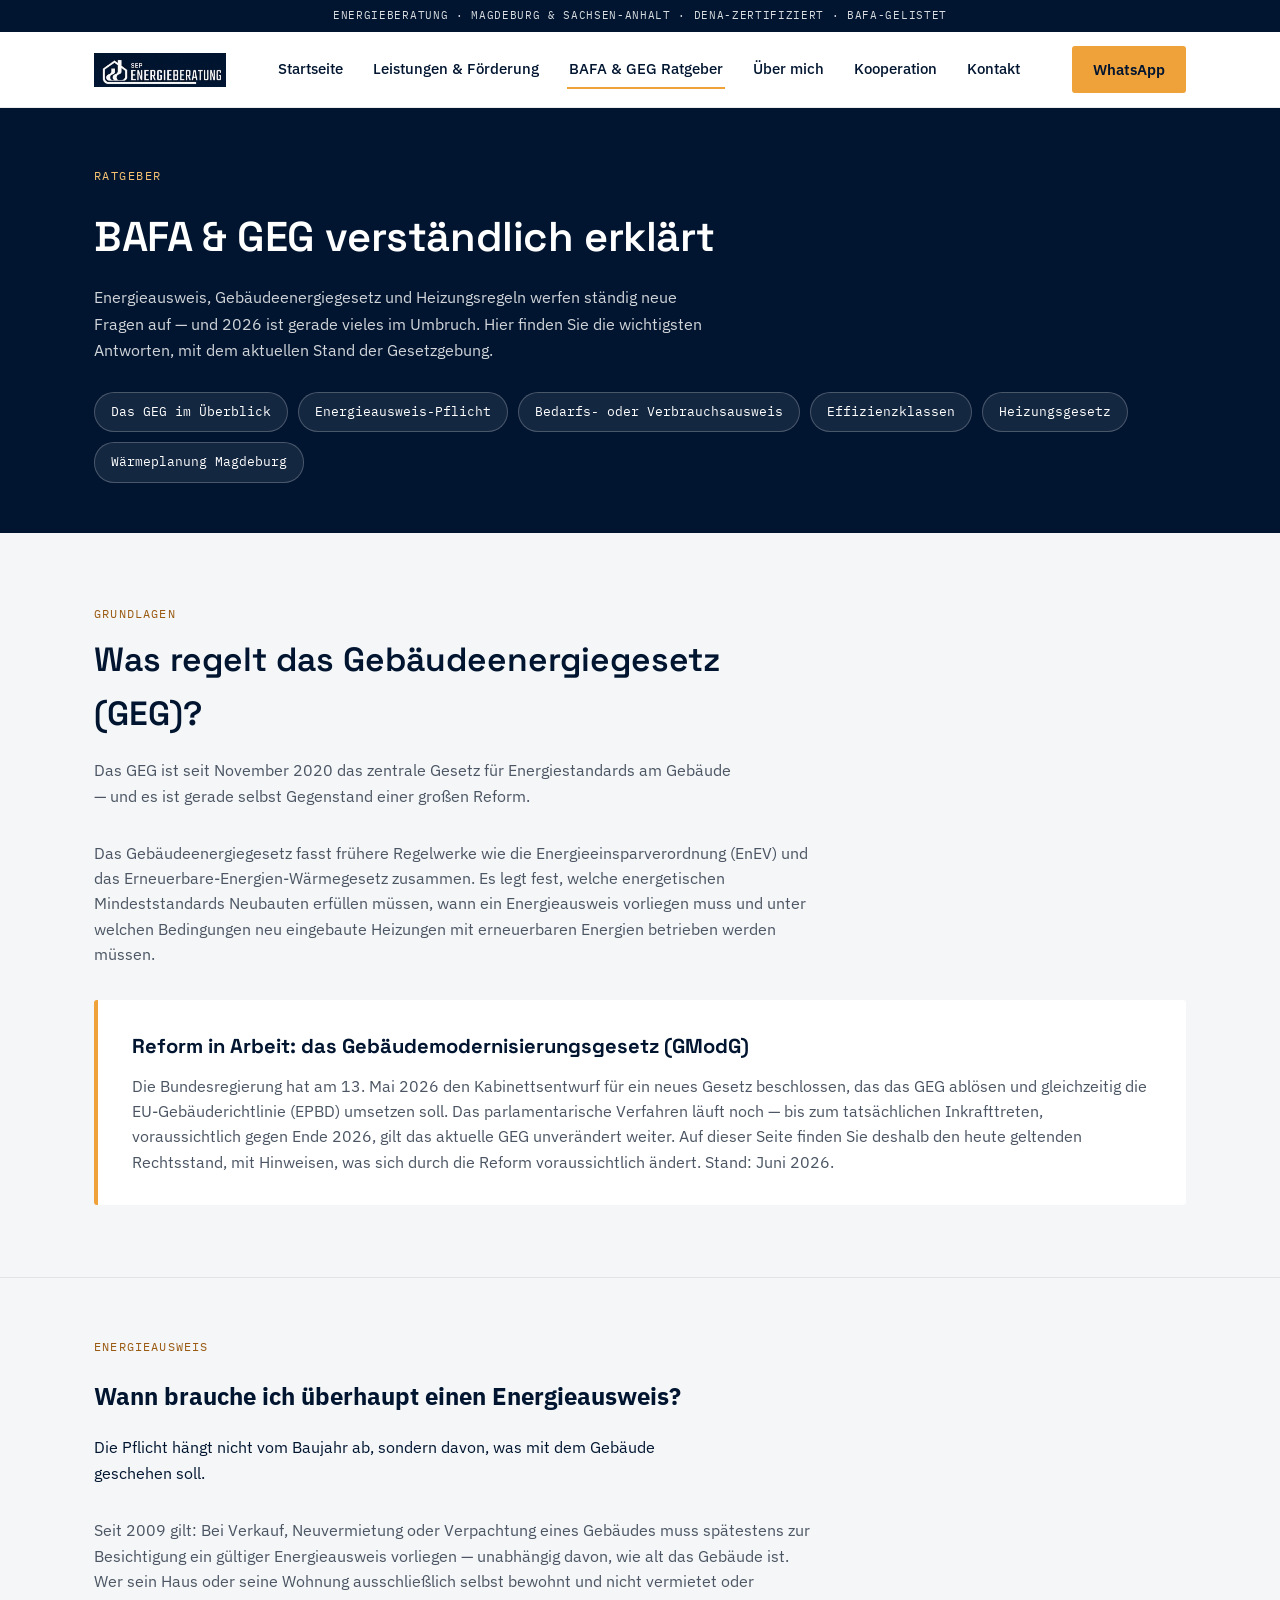
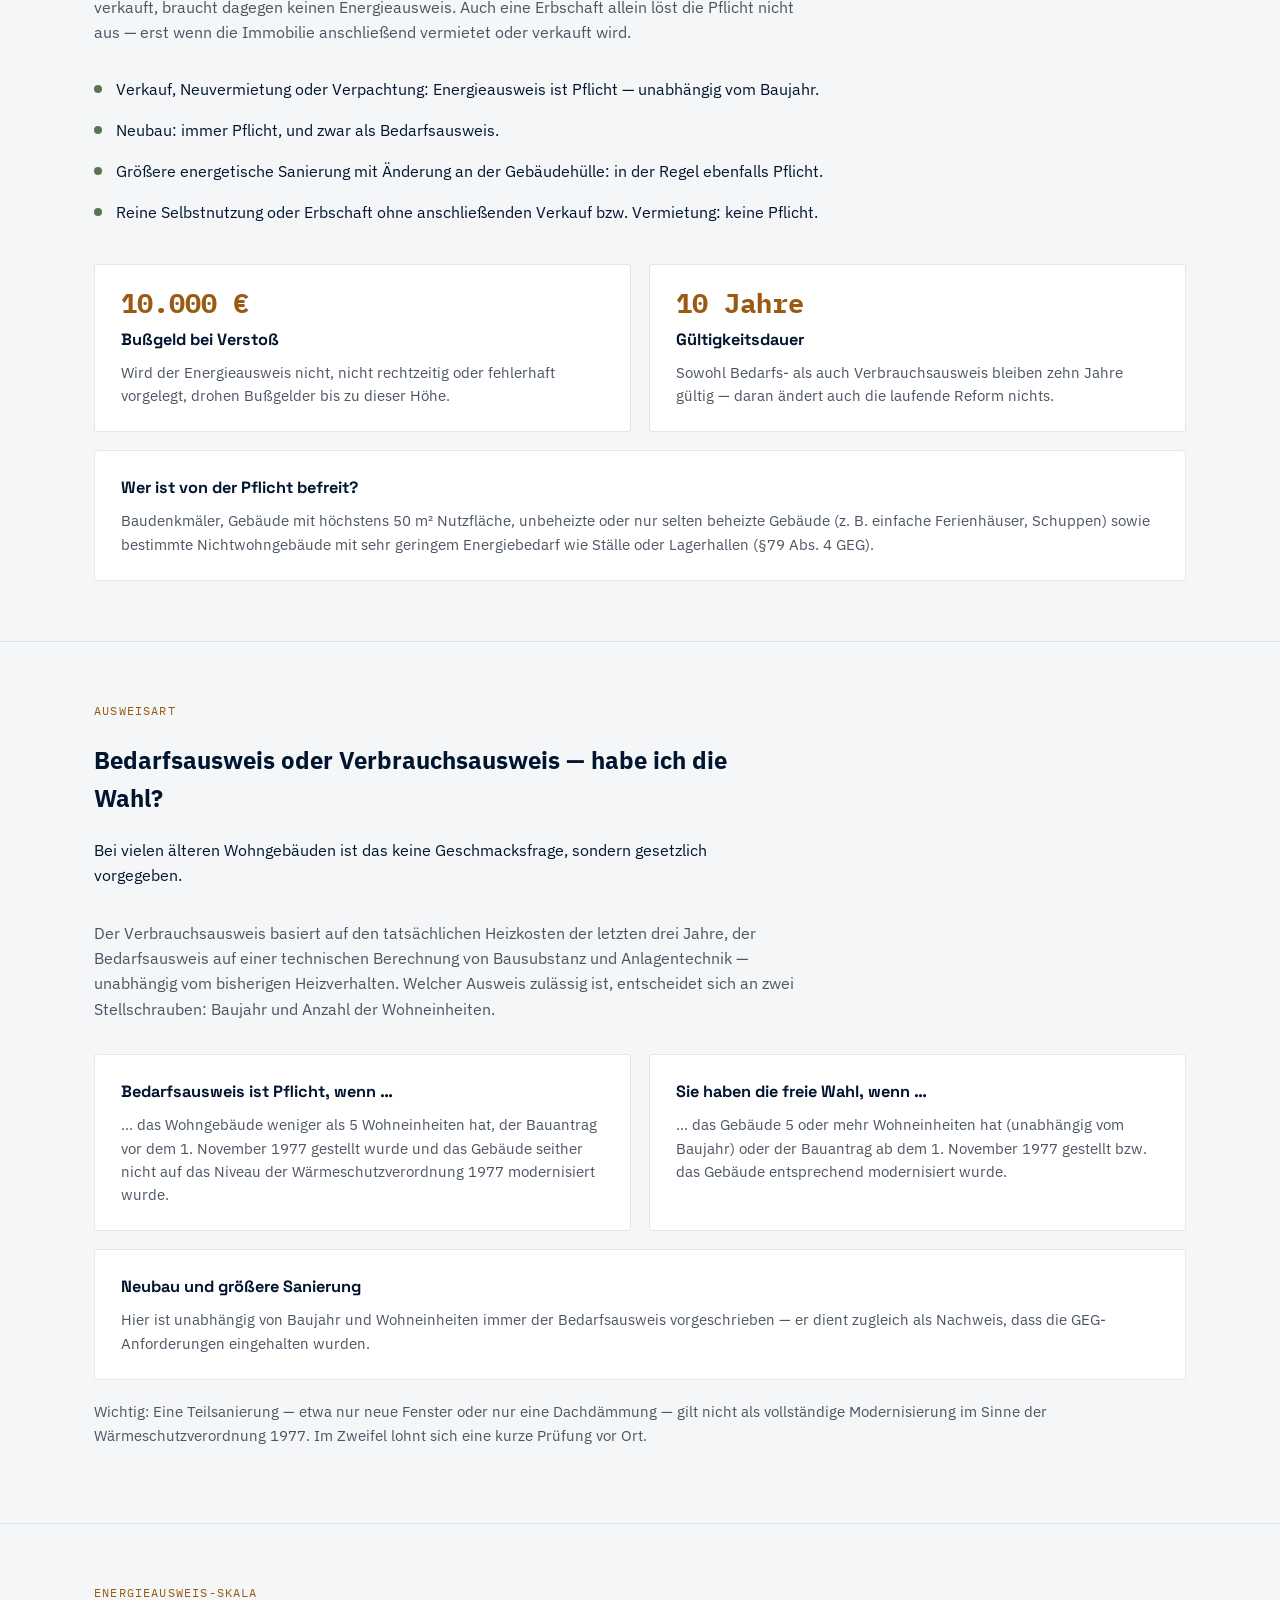
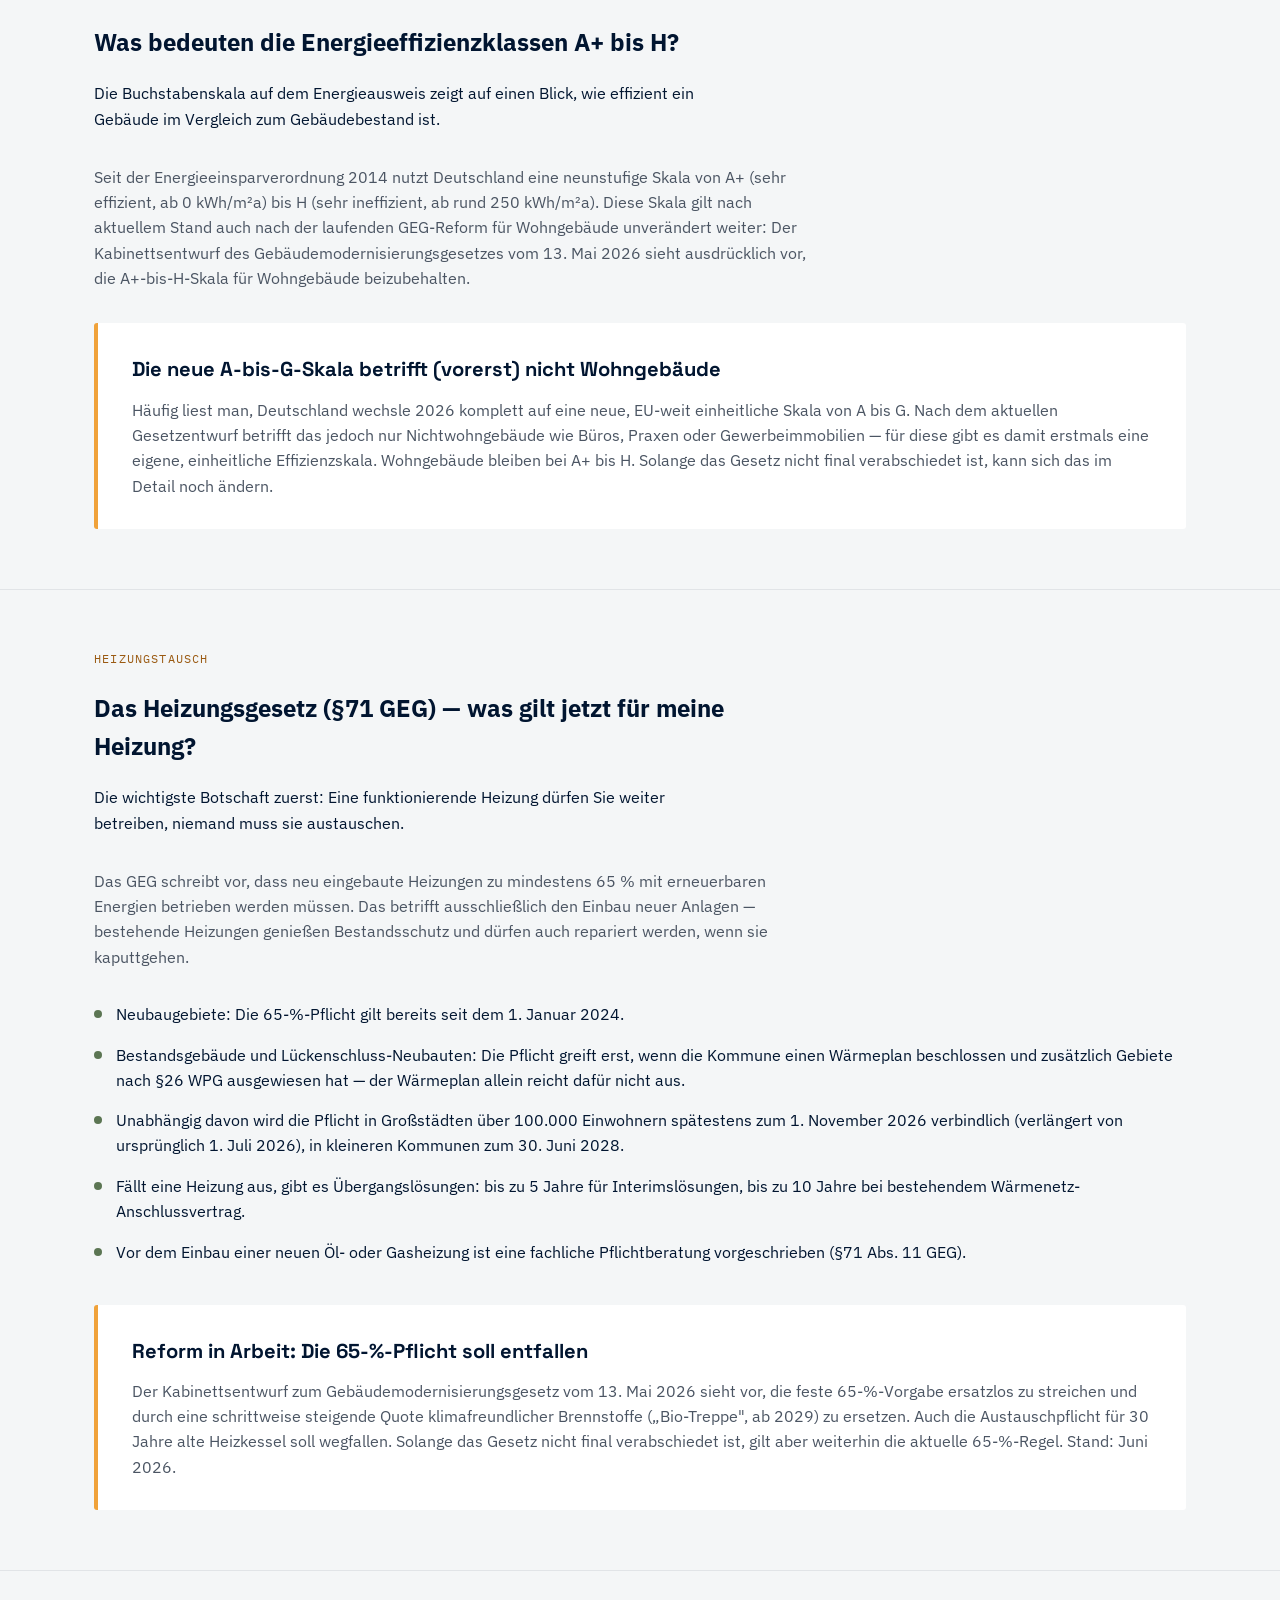
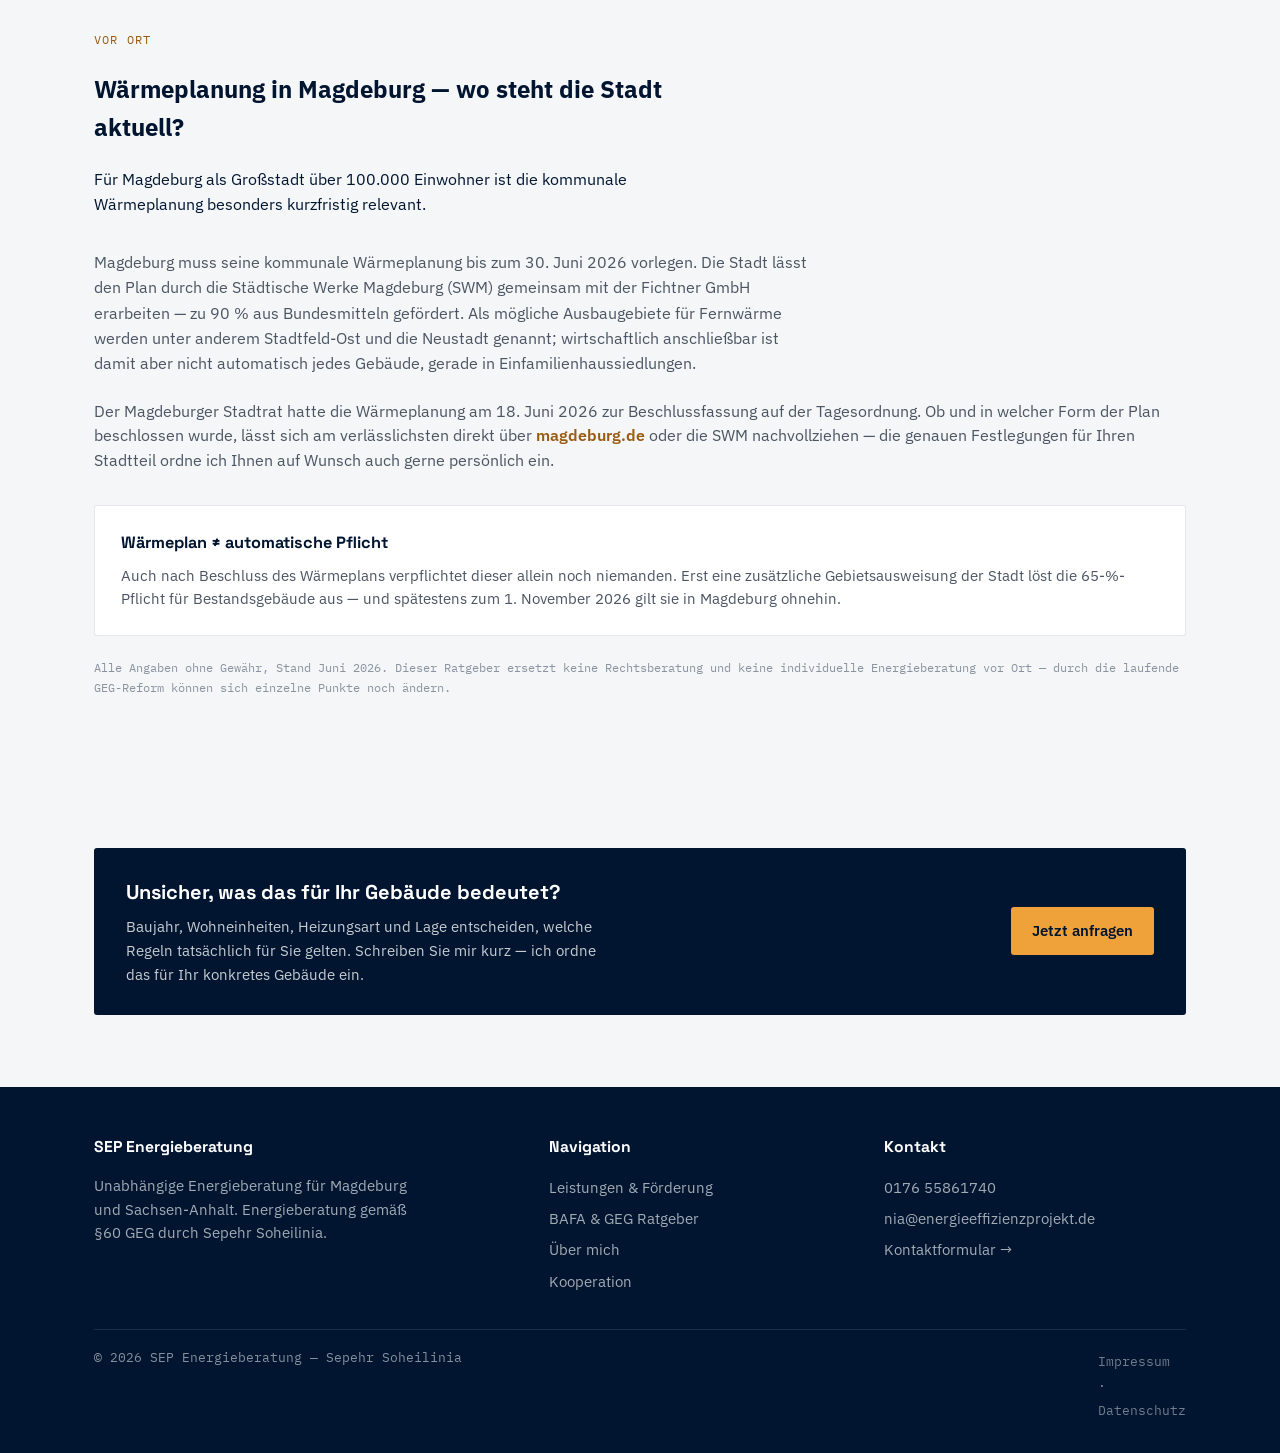
<file: ratgeber.html>
<!DOCTYPE html>
<html lang="de">
<head>
<meta charset="UTF-8">
<meta name="viewport" content="width=device-width, initial-scale=1.0">
<title>BAFA &amp; GEG Ratgeber — Energieausweis, Heizungsgesetz &amp; Förderrecht erklärt — SEP Energieberatung</title>
<meta name="description" content="Verständliche Antworten zu Energieausweis-Pflicht, Bedarfs- oder Verbrauchsausweis und dem Heizungsgesetz (GEG) — mit aktuellem Stand zur Wärmeplanung Magdeburg.">
<link rel="canonical" href="https://energieeffizienzprojekt.de/ratgeber.html">
<link rel="icon" href="images/logo.png">
<link rel="preconnect" href="https://fonts.googleapis.com">
<link rel="preconnect" href="https://fonts.gstatic.com" crossorigin>
<link href="https://fonts.googleapis.com/css2?family=Space+Grotesk:wght@500;600;700&family=IBM+Plex+Sans:wght@400;500;600&family=IBM+Plex+Mono:wght@400;500;600&display=swap" rel="stylesheet">
<link rel="stylesheet" href="css/style.css">
<meta property="og:type" content="website">
<meta property="og:site_name" content="SEP Energieberatung">
<meta property="og:title" content="BAFA &amp; GEG Ratgeber — Energieausweis, Heizungsgesetz &amp; Förderrecht erklärt — SEP Energieberatung">
<meta property="og:description" content="Verständliche Antworten zu Energieausweis-Pflicht, Bedarfs- oder Verbrauchsausweis und dem Heizungsgesetz (GEG) — mit aktuellem Stand zur Wärmeplanung Magdeburg.">
<meta property="og:url" content="https://energieeffizienzprojekt.de/ratgeber.html">
<meta property="og:image" content="https://energieeffizienzprojekt.de/images/logo.png">
<meta property="og:locale" content="de_DE">
<meta name="twitter:card" content="summary">
</head>
<body>

<div class="topbar"><span>ENERGIEBERATUNG · MAGDEBURG &amp; SACHSEN-ANHALT · DENA-ZERTIFIZIERT · BAFA-GELISTET</span></div>

<header class="site">
  <div class="nav-row">
    <a href="index.html" class="brand">
      <img src="images/logo.png" alt="SEP Energieberatung Logo">
    </a>
    <nav class="main-nav" aria-label="Hauptnavigation">
      <a href="index.html">Startseite</a>
      <a href="leistungen.html">Leistungen &amp; Förderung</a>
      <a href="ratgeber.html" class="active">BAFA &amp; GEG Ratgeber</a>
      <a href="ueber-mich.html">Über mich</a>
      <a href="kooperation.html">Kooperation</a>
      <a href="kontakt.html">Kontakt</a>
    </nav>
    <div class="header-actions">
      <a class="btn btn-primary" href="https://wa.me/4915257612761" target="_blank" rel="noopener">WhatsApp</a>
      <button class="menu-toggle" aria-label="Menü öffnen" aria-expanded="false">
        <svg viewBox="0 0 24 24" fill="none" stroke="#011530" stroke-width="2" stroke-linecap="round"><line x1="3" y1="6" x2="21" y2="6"/><line x1="3" y1="12" x2="21" y2="12"/><line x1="3" y1="18" x2="21" y2="18"/></svg>
      </button>
    </div>
  </div>
  <nav class="mobile-nav" aria-label="Mobile Navigation">
    <a href="index.html">Startseite</a>
    <a href="leistungen.html">Leistungen &amp; Förderung</a>
    <a href="ratgeber.html">BAFA &amp; GEG Ratgeber</a>
    <a href="ueber-mich.html">Über mich</a>
    <a href="kooperation.html">Kooperation</a>
    <a href="kontakt.html">Kontakt</a>
  </nav>
</header>

<section class="page-header">
  <div class="wrap">
    <div class="eyebrow">Ratgeber</div>
    <h1>BAFA &amp; GEG verständlich erklärt</h1>
    <p class="lead">Energieausweis, Gebäudeenergiegesetz und Heizungsregeln werfen ständig neue Fragen auf — und 2026 ist gerade vieles im Umbruch. Hier finden Sie die wichtigsten Antworten, mit dem aktuellen Stand der Gesetzgebung.</p>
    <nav class="pill-nav" aria-label="Themen">
      <a href="#grundlagen">Das GEG im Überblick</a>
      <a href="#energieausweis-pflicht">Energieausweis-Pflicht</a>
      <a href="#bedarf-oder-verbrauch">Bedarfs- oder Verbrauchsausweis</a>
      <a href="#effizienzklassen">Effizienzklassen</a>
      <a href="#heizungsgesetz">Heizungsgesetz</a>
      <a href="#waermeplanung-magdeburg">Wärmeplanung Magdeburg</a>
    </nav>
  </div>
</section>

<section class="section">
  <div class="wrap">
    <div class="section-head reveal">
      <div class="section-label">Grundlagen</div>
      <h2 id="grundlagen">Was regelt das Gebäudeenergiegesetz (GEG)?</h2>
      <p class="section-sub">Das GEG ist seit November 2020 das zentrale Gesetz für Energiestandards am Gebäude — und es ist gerade selbst Gegenstand einer großen Reform.</p>
    </div>
    <p class="reveal" style="color:var(--slate); font-size:0.99rem; max-width:720px; margin:-10px 0 32px;">Das Gebäudeenergiegesetz fasst frühere Regelwerke wie die Energieeinsparverordnung (EnEV) und das Erneuerbare-Energien-Wärmegesetz zusammen. Es legt fest, welche energetischen Mindeststandards Neubauten erfüllen müssen, wann ein Energieausweis vorliegen muss und unter welchen Bedingungen neu eingebaute Heizungen mit erneuerbaren Energien betrieben werden müssen.</p>
    <div class="callout reveal">
      <h3>Reform in Arbeit: das Gebäudemodernisierungsgesetz (GModG)</h3>
      <p>Die Bundesregierung hat am 13. Mai 2026 den Kabinettsentwurf für ein neues Gesetz beschlossen, das das GEG ablösen und gleichzeitig die EU-Gebäuderichtlinie (EPBD) umsetzen soll. Das parlamentarische Verfahren läuft noch — bis zum tatsächlichen Inkrafttreten, voraussichtlich gegen Ende 2026, gilt das aktuelle GEG unverändert weiter. Auf dieser Seite finden Sie deshalb den heute geltenden Rechtsstand, mit Hinweisen, was sich durch die Reform voraussichtlich ändert. Stand: Juni 2026.</p>
    </div>
  </div>
</section>

<section class="building-section" id="energieausweis-pflicht">
  <div class="wrap">
    <div class="section-head reveal">
      <div class="section-label">Energieausweis</div>
      <h2>Wann brauche ich überhaupt einen Energieausweis?</h2>
      <p class="section-sub">Die Pflicht hängt nicht vom Baujahr ab, sondern davon, was mit dem Gebäude geschehen soll.</p>
    </div>
    <p class="intro-text reveal">Seit 2009 gilt: Bei Verkauf, Neuvermietung oder Verpachtung eines Gebäudes muss spätestens zur Besichtigung ein gültiger Energieausweis vorliegen — unabhängig davon, wie alt das Gebäude ist. Wer sein Haus oder seine Wohnung ausschließlich selbst bewohnt und nicht vermietet oder verkauft, braucht dagegen keinen Energieausweis. Auch eine Erbschaft allein löst die Pflicht nicht aus — erst wenn die Immobilie anschließend vermietet oder verkauft wird.</p>

    <div class="check-stack reveal">
      <div class="why-item"><span class="mark"></span><p>Verkauf, Neuvermietung oder Verpachtung: Energieausweis ist Pflicht — unabhängig vom Baujahr.</p></div>
      <div class="why-item"><span class="mark"></span><p>Neubau: immer Pflicht, und zwar als Bedarfsausweis.</p></div>
      <div class="why-item"><span class="mark"></span><p>Größere energetische Sanierung mit Änderung an der Gebäudehülle: in der Regel ebenfalls Pflicht.</p></div>
      <div class="why-item"><span class="mark"></span><p>Reine Selbstnutzung oder Erbschaft ohne anschließenden Verkauf bzw. Vermietung: keine Pflicht.</p></div>
    </div>

    <div class="fact-grid reveal">
      <div class="fact-card">
        <span class="fact-num">10.000 €</span>
        <h4>Bußgeld bei Verstoß</h4>
        <p>Wird der Energieausweis nicht, nicht rechtzeitig oder fehlerhaft vorgelegt, drohen Bußgelder bis zu dieser Höhe.</p>
      </div>
      <div class="fact-card">
        <span class="fact-num">10 Jahre</span>
        <h4>Gültigkeitsdauer</h4>
        <p>Sowohl Bedarfs- als auch Verbrauchsausweis bleiben zehn Jahre gültig — daran ändert auch die laufende Reform nichts.</p>
      </div>
      <div class="fact-card wide">
        <h4>Wer ist von der Pflicht befreit?</h4>
        <p>Baudenkmäler, Gebäude mit höchstens 50 m² Nutzfläche, unbeheizte oder nur selten beheizte Gebäude (z. B. einfache Ferienhäuser, Schuppen) sowie bestimmte Nichtwohngebäude mit sehr geringem Energiebedarf wie Ställe oder Lagerhallen (§79 Abs. 4 GEG).</p>
      </div>
    </div>
  </div>
</section>

<section class="building-section" id="bedarf-oder-verbrauch">
  <div class="wrap">
    <div class="section-head reveal">
      <div class="section-label">Ausweisart</div>
      <h2>Bedarfsausweis oder Verbrauchsausweis — habe ich die Wahl?</h2>
      <p class="section-sub">Bei vielen älteren Wohngebäuden ist das keine Geschmacksfrage, sondern gesetzlich vorgegeben.</p>
    </div>
    <p class="intro-text reveal">Der Verbrauchsausweis basiert auf den tatsächlichen Heizkosten der letzten drei Jahre, der Bedarfsausweis auf einer technischen Berechnung von Bausubstanz und Anlagentechnik — unabhängig vom bisherigen Heizverhalten. Welcher Ausweis zulässig ist, entscheidet sich an zwei Stellschrauben: Baujahr und Anzahl der Wohneinheiten.</p>

    <div class="fact-grid reveal">
      <div class="fact-card">
        <h4>Bedarfsausweis ist Pflicht, wenn …</h4>
        <p>… das Wohngebäude weniger als 5 Wohneinheiten hat, der Bauantrag vor dem 1. November 1977 gestellt wurde und das Gebäude seither nicht auf das Niveau der Wärmeschutzverordnung 1977 modernisiert wurde.</p>
      </div>
      <div class="fact-card">
        <h4>Sie haben die freie Wahl, wenn …</h4>
        <p>… das Gebäude 5 oder mehr Wohneinheiten hat (unabhängig vom Baujahr) oder der Bauantrag ab dem 1. November 1977 gestellt bzw. das Gebäude entsprechend modernisiert wurde.</p>
      </div>
      <div class="fact-card wide">
        <h4>Neubau und größere Sanierung</h4>
        <p>Hier ist unabhängig von Baujahr und Wohneinheiten immer der Bedarfsausweis vorgeschrieben — er dient zugleich als Nachweis, dass die GEG-Anforderungen eingehalten wurden.</p>
      </div>
    </div>
    <p class="reveal" style="color:var(--slate); font-size:0.94rem; margin-top:20px;">Wichtig: Eine Teilsanierung — etwa nur neue Fenster oder nur eine Dachdämmung — gilt nicht als vollständige Modernisierung im Sinne der Wärmeschutzverordnung 1977. Im Zweifel lohnt sich eine kurze Prüfung vor Ort.</p>
  </div>
</section>

<section class="building-section" id="effizienzklassen">
  <div class="wrap">
    <div class="section-head reveal">
      <div class="section-label">Energieausweis-Skala</div>
      <h2>Was bedeuten die Energieeffizienzklassen A+ bis H?</h2>
      <p class="section-sub">Die Buchstabenskala auf dem Energieausweis zeigt auf einen Blick, wie effizient ein Gebäude im Vergleich zum Gebäudebestand ist.</p>
    </div>
    <p class="intro-text reveal">Seit der Energieeinsparverordnung 2014 nutzt Deutschland eine neunstufige Skala von A+ (sehr effizient, ab 0 kWh/m²a) bis H (sehr ineffizient, ab rund 250 kWh/m²a). Diese Skala gilt nach aktuellem Stand auch nach der laufenden GEG-Reform für Wohngebäude unverändert weiter: Der Kabinettsentwurf des Gebäudemodernisierungsgesetzes vom 13. Mai 2026 sieht ausdrücklich vor, die A+-bis-H-Skala für Wohngebäude beizubehalten.</p>
    <div class="callout reveal">
      <h3>Die neue A-bis-G-Skala betrifft (vorerst) nicht Wohngebäude</h3>
      <p>Häufig liest man, Deutschland wechsle 2026 komplett auf eine neue, EU-weit einheitliche Skala von A bis G. Nach dem aktuellen Gesetzentwurf betrifft das jedoch nur Nichtwohngebäude wie Büros, Praxen oder Gewerbeimmobilien — für diese gibt es damit erstmals eine eigene, einheitliche Effizienzskala. Wohngebäude bleiben bei A+ bis H. Solange das Gesetz nicht final verabschiedet ist, kann sich das im Detail noch ändern.</p>
    </div>
  </div>
</section>

<section class="building-section" id="heizungsgesetz">
  <div class="wrap">
    <div class="section-head reveal">
      <div class="section-label">Heizungstausch</div>
      <h2>Das Heizungsgesetz (§71 GEG) — was gilt jetzt für meine Heizung?</h2>
      <p class="section-sub">Die wichtigste Botschaft zuerst: Eine funktionierende Heizung dürfen Sie weiter betreiben, niemand muss sie austauschen.</p>
    </div>
    <p class="intro-text reveal">Das GEG schreibt vor, dass neu eingebaute Heizungen zu mindestens 65 % mit erneuerbaren Energien betrieben werden müssen. Das betrifft ausschließlich den Einbau neuer Anlagen — bestehende Heizungen genießen Bestandsschutz und dürfen auch repariert werden, wenn sie kaputtgehen.</p>

    <div class="check-stack reveal">
      <div class="why-item"><span class="mark"></span><p>Neubaugebiete: Die 65-%-Pflicht gilt bereits seit dem 1. Januar 2024.</p></div>
      <div class="why-item"><span class="mark"></span><p>Bestandsgebäude und Lückenschluss-Neubauten: Die Pflicht greift erst, wenn die Kommune einen Wärmeplan beschlossen und zusätzlich Gebiete nach §26 WPG ausgewiesen hat — der Wärmeplan allein reicht dafür nicht aus.</p></div>
      <div class="why-item"><span class="mark"></span><p>Unabhängig davon wird die Pflicht in Großstädten über 100.000 Einwohnern spätestens zum 1. November 2026 verbindlich (verlängert von ursprünglich 1. Juli 2026), in kleineren Kommunen zum 30. Juni 2028.</p></div>
      <div class="why-item"><span class="mark"></span><p>Fällt eine Heizung aus, gibt es Übergangslösungen: bis zu 5 Jahre für Interimslösungen, bis zu 10 Jahre bei bestehendem Wärmenetz-Anschlussvertrag.</p></div>
      <div class="why-item"><span class="mark"></span><p>Vor dem Einbau einer neuen Öl- oder Gasheizung ist eine fachliche Pflichtberatung vorgeschrieben (§71 Abs. 11 GEG).</p></div>
    </div>

    <div class="callout reveal">
      <h3>Reform in Arbeit: Die 65-%-Pflicht soll entfallen</h3>
      <p>Der Kabinettsentwurf zum Gebäudemodernisierungsgesetz vom 13. Mai 2026 sieht vor, die feste 65-%-Vorgabe ersatzlos zu streichen und durch eine schrittweise steigende Quote klimafreundlicher Brennstoffe („Bio-Treppe", ab 2029) zu ersetzen. Auch die Austauschpflicht für 30 Jahre alte Heizkessel soll wegfallen. Solange das Gesetz nicht final verabschiedet ist, gilt aber weiterhin die aktuelle 65-%-Regel. Stand: Juni 2026.</p>
    </div>
  </div>
</section>

<section class="building-section" id="waermeplanung-magdeburg">
  <div class="wrap">
    <div class="section-head reveal">
      <div class="section-label">Vor Ort</div>
      <h2>Wärmeplanung in Magdeburg — wo steht die Stadt aktuell?</h2>
      <p class="section-sub">Für Magdeburg als Großstadt über 100.000 Einwohner ist die kommunale Wärmeplanung besonders kurzfristig relevant.</p>
    </div>
    <p class="intro-text reveal">Magdeburg muss seine kommunale Wärmeplanung bis zum 30. Juni 2026 vorlegen. Die Stadt lässt den Plan durch die Städtische Werke Magdeburg (SWM) gemeinsam mit der Fichtner GmbH erarbeiten — zu 90 % aus Bundesmitteln gefördert. Als mögliche Ausbaugebiete für Fernwärme werden unter anderem Stadtfeld-Ost und die Neustadt genannt; wirtschaftlich anschließbar ist damit aber nicht automatisch jedes Gebäude, gerade in Einfamilienhaussiedlungen.</p>
    <p class="reveal" style="color:var(--slate); font-size:0.97rem; margin:-10px 0 32px;">Der Magdeburger Stadtrat hatte die Wärmeplanung am 18. Juni 2026 zur Beschlussfassung auf der Tagesordnung. Ob und in welcher Form der Plan beschlossen wurde, lässt sich am verlässlichsten direkt über <a href="https://www.magdeburg.de" target="_blank" rel="noopener" style="color:var(--sun-deep); font-weight:600;">magdeburg.de</a> oder die SWM nachvollziehen — die genauen Festlegungen für Ihren Stadtteil ordne ich Ihnen auf Wunsch auch gerne persönlich ein.</p>

    <div class="fact-grid reveal">
      <div class="fact-card wide">
        <h4>Wärmeplan ≠ automatische Pflicht</h4>
        <p>Auch nach Beschluss des Wärmeplans verpflichtet dieser allein noch niemanden. Erst eine zusätzliche Gebietsausweisung der Stadt löst die 65-%-Pflicht für Bestandsgebäude aus — und spätestens zum 1. November 2026 gilt sie in Magdeburg ohnehin.</p>
      </div>
    </div>

    <p class="fact-disclaimer reveal">Alle Angaben ohne Gewähr, Stand Juni 2026. Dieser Ratgeber ersetzt keine Rechtsberatung und keine individuelle Energieberatung vor Ort — durch die laufende GEG-Reform können sich einzelne Punkte noch ändern.</p>
  </div>
</section>

<section class="section">
  <div class="wrap">
    <div class="ba-cta-bar reveal">
      <div>
        <h3>Unsicher, was das für Ihr Gebäude bedeutet?</h3>
        <p>Baujahr, Wohneinheiten, Heizungsart und Lage entscheiden, welche Regeln tatsächlich für Sie gelten. Schreiben Sie mir kurz — ich ordne das für Ihr konkretes Gebäude ein.</p>
      </div>
      <a class="btn btn-primary" href="https://wa.me/4915257612761" target="_blank" rel="noopener">Jetzt anfragen</a>
    </div>
  </div>
</section>

<footer class="site">
  <div class="wrap">
    <div class="footer-grid">
      <div>
        <h4>SEP Energieberatung</h4>
        <p>Unabhängige Energieberatung für Magdeburg und Sachsen-Anhalt. Energieberatung gemäß §60 GEG durch Sepehr Soheilinia.</p>
      </div>
      <div>
        <h4>Navigation</h4>
        <a href="leistungen.html">Leistungen &amp; Förderung</a>
        <a href="ratgeber.html">BAFA &amp; GEG Ratgeber</a>
        <a href="ueber-mich.html">Über mich</a>
        <a href="kooperation.html">Kooperation</a>
      </div>
      <div>
        <h4>Kontakt</h4>
        <a href="tel:+4917655861740">0176 55861740</a>
        <a href="mailto:nia@energieeffizienzprojekt.de">nia@energieeffizienzprojekt.de</a>
        <a href="kontakt.html">Kontaktformular →</a>
      </div>
    </div>
    <div class="footer-bottom">
      <span>© 2026 SEP Energieberatung — Sepehr Soheilinia</span>
      <span><a href="impressum.html">Impressum</a> · <a href="datenschutz.html">Datenschutz</a></span>
    </div>
  </div>
</footer>

<script>
  var toggle = document.querySelector('.menu-toggle');
  var mobileNav = document.querySelector('.mobile-nav');
  toggle.addEventListener('click', function () {
    var isOpen = mobileNav.classList.toggle('open');
    toggle.setAttribute('aria-expanded', isOpen);
  });

  var observer = new IntersectionObserver(function (entries) {
    entries.forEach(function (entry) {
      if (entry.isIntersecting) {
        entry.target.classList.add('is-visible');
        observer.unobserve(entry.target);
      }
    });
  }, { threshold: 0.15 });
  document.querySelectorAll('.reveal').forEach(function (el) { observer.observe(el); });
</script>

</body>
</html>
</file>
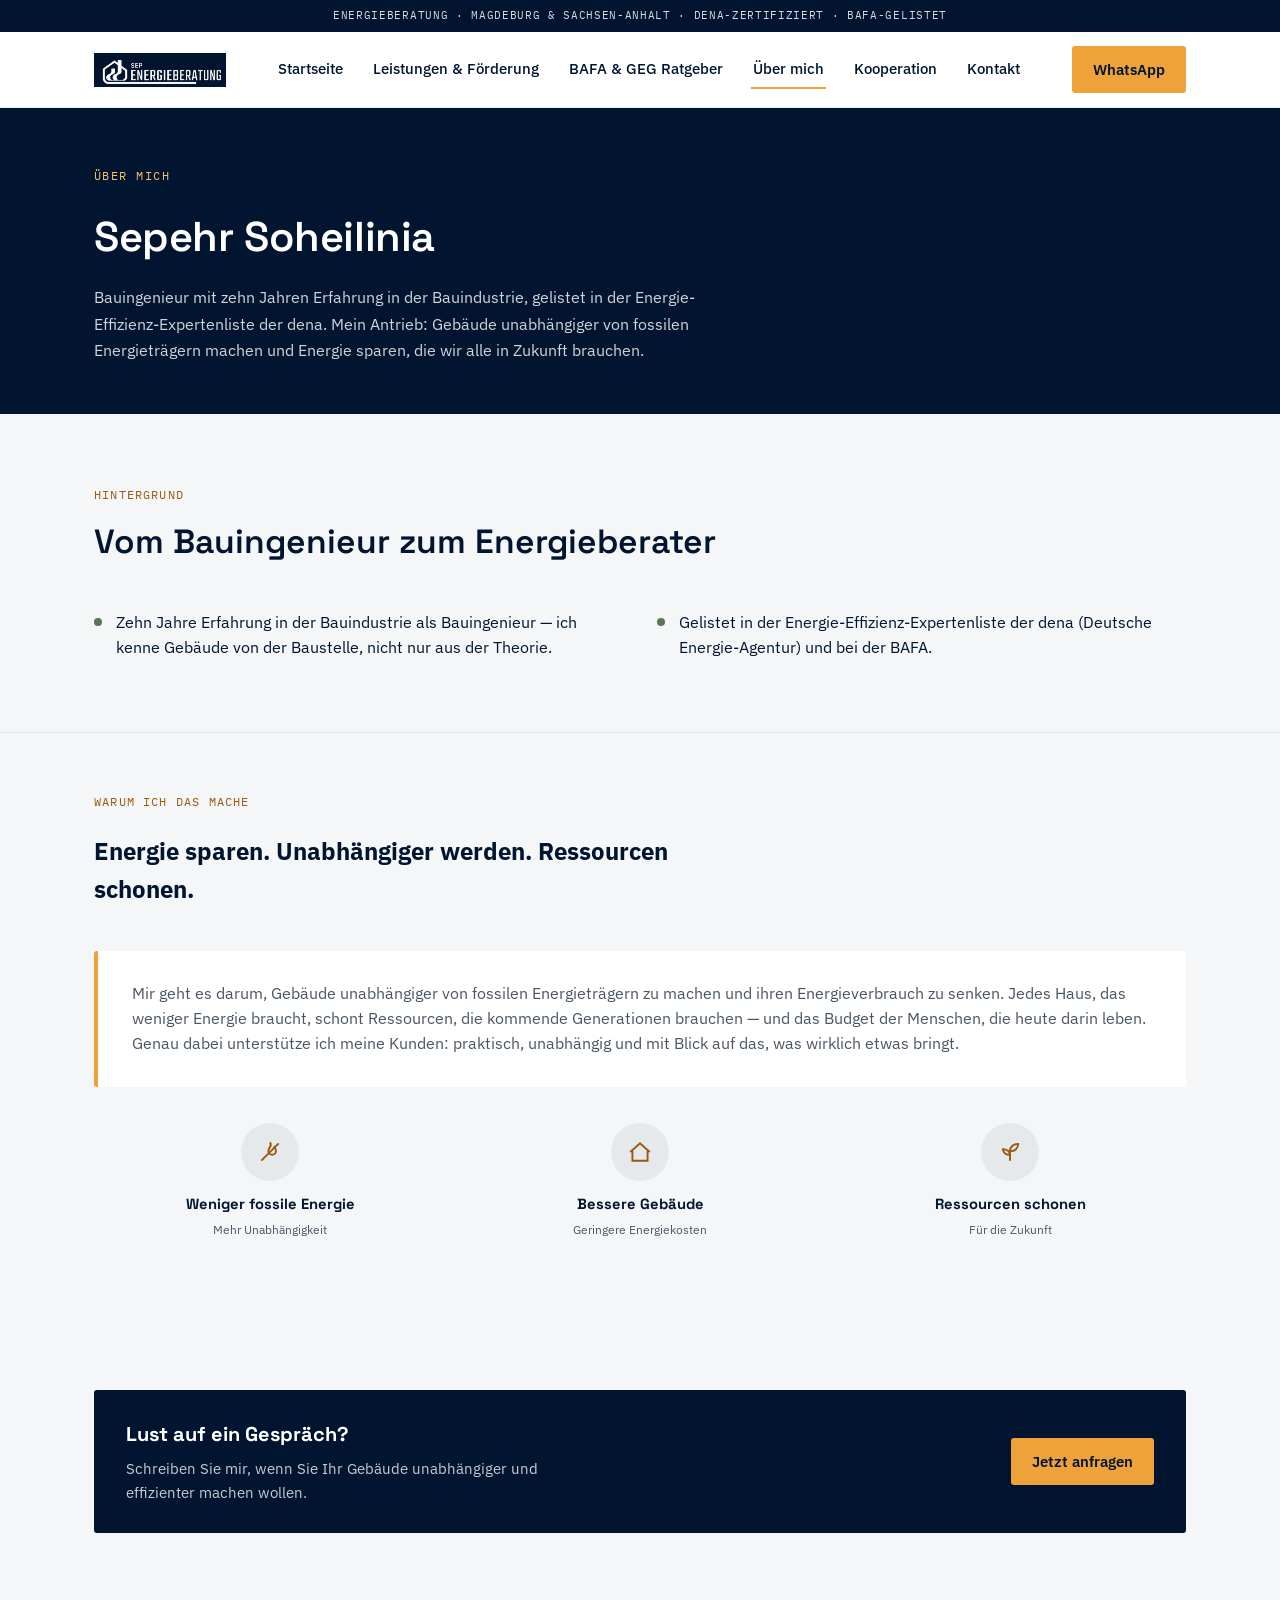
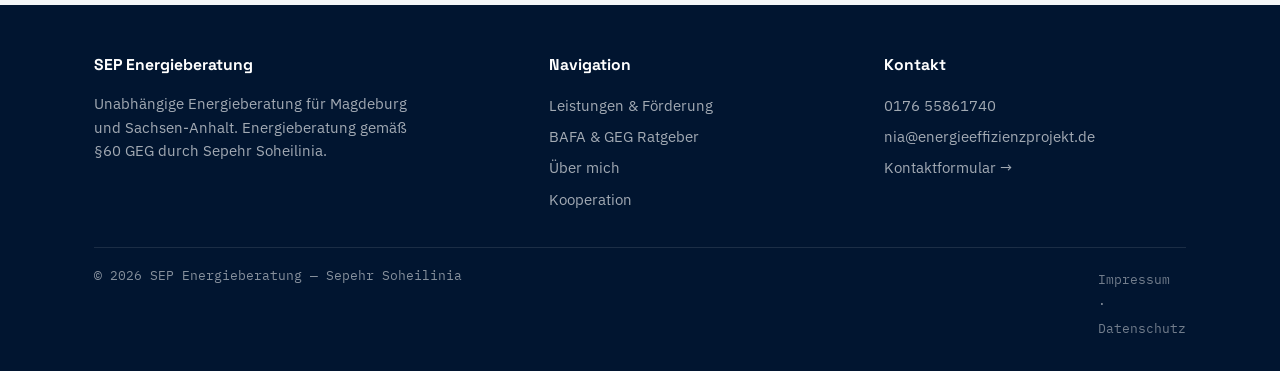
<file: ueber-mich.html>
<!DOCTYPE html>
<html lang="de">
<head>
<meta charset="UTF-8">
<meta name="viewport" content="width=device-width, initial-scale=1.0">
<title>Über mich — Sepehr Soheilinia, Energieberater in Magdeburg — SEP Energieberatung</title>
<meta name="description" content="Sepehr Soheilinia: Bauingenieur mit zehn Jahren Erfahrung, gelistet bei der dena. Energieberater in Magdeburg für unabhängige, fossilfreie Sanierung.">
<link rel="canonical" href="https://energieeffizienzprojekt.de/ueber-mich.html">
<link rel="icon" href="images/logo.png">
<link rel="preconnect" href="https://fonts.googleapis.com">
<link rel="preconnect" href="https://fonts.gstatic.com" crossorigin>
<link href="https://fonts.googleapis.com/css2?family=Space+Grotesk:wght@500;600;700&family=IBM+Plex+Sans:wght@400;500;600&family=IBM+Plex+Mono:wght@400;500;600&display=swap" rel="stylesheet">
<link rel="stylesheet" href="css/style.css">
<meta property="og:type" content="website">
<meta property="og:site_name" content="SEP Energieberatung">
<meta property="og:title" content="Über mich — Sepehr Soheilinia, Energieberater in Magdeburg — SEP Energieberatung">
<meta property="og:description" content="Sepehr Soheilinia: Bauingenieur mit zehn Jahren Erfahrung, gelistet bei der dena. Energieberater in Magdeburg für unabhängige, fossilfreie Sanierung.">
<meta property="og:url" content="https://energieeffizienzprojekt.de/ueber-mich.html">
<meta property="og:image" content="https://energieeffizienzprojekt.de/images/logo.png">
<meta property="og:locale" content="de_DE">
<meta name="twitter:card" content="summary">
</head>
<body>

<div class="topbar"><span>ENERGIEBERATUNG · MAGDEBURG &amp; SACHSEN-ANHALT · DENA-ZERTIFIZIERT · BAFA-GELISTET</span></div>

<header class="site">
  <div class="nav-row">
    <a href="index.html" class="brand">
      <img src="images/logo.png" alt="SEP Energieberatung Logo">
    </a>
    <nav class="main-nav" aria-label="Hauptnavigation">
      <a href="index.html">Startseite</a>
      <a href="leistungen.html">Leistungen &amp; Förderung</a>
      <a href="ratgeber.html">BAFA &amp; GEG Ratgeber</a>
      <a href="ueber-mich.html" class="active">Über mich</a>
      <a href="kooperation.html">Kooperation</a>
      <a href="kontakt.html">Kontakt</a>
    </nav>
    <div class="header-actions">
      <a class="btn btn-primary" href="https://wa.me/4915257612761" target="_blank" rel="noopener">WhatsApp</a>
      <button class="menu-toggle" aria-label="Menü öffnen" aria-expanded="false">
        <svg viewBox="0 0 24 24" fill="none" stroke="#011530" stroke-width="2" stroke-linecap="round"><line x1="3" y1="6" x2="21" y2="6"/><line x1="3" y1="12" x2="21" y2="12"/><line x1="3" y1="18" x2="21" y2="18"/></svg>
      </button>
    </div>
  </div>
  <nav class="mobile-nav" aria-label="Mobile Navigation">
    <a href="index.html">Startseite</a>
    <a href="leistungen.html">Leistungen &amp; Förderung</a>
    <a href="ratgeber.html">BAFA &amp; GEG Ratgeber</a>
    <a href="ueber-mich.html">Über mich</a>
    <a href="kooperation.html">Kooperation</a>
    <a href="kontakt.html">Kontakt</a>
  </nav>
</header>

<section class="page-header">
  <div class="wrap">
    <div class="eyebrow">Über mich</div>
    <h1>Sepehr Soheilinia</h1>
    <p class="lead">Bauingenieur mit zehn Jahren Erfahrung in der Bauindustrie, gelistet in der Energie-Effizienz-Expertenliste der dena. Mein Antrieb: Gebäude unabhängiger von fossilen Energieträgern machen und Energie sparen, die wir alle in Zukunft brauchen.</p>
  </div>
</section>

<section class="section">
  <div class="wrap">
    <div class="section-head reveal">
      <div class="section-label">Hintergrund</div>
      <h2>Vom Bauingenieur zum Energieberater</h2>
    </div>
    <div class="why-grid reveal">
      <div class="why-item"><span class="mark"></span><p>Zehn Jahre Erfahrung in der Bauindustrie als Bauingenieur — ich kenne Gebäude von der Baustelle, nicht nur aus der Theorie.</p></div>
      <div class="why-item"><span class="mark"></span><p>Gelistet in der Energie-Effizienz-Expertenliste der dena (Deutsche Energie-Agentur) und bei der BAFA.</p></div>
    </div>
  </div>
</section>

<section class="building-section">
  <div class="wrap">
    <div class="section-head reveal">
      <div class="section-label">Warum ich das mache</div>
      <h2>Energie sparen. Unabhängiger werden. Ressourcen schonen.</h2>
    </div>
    <div class="callout reveal">
      <p>Mir geht es darum, Gebäude unabhängiger von fossilen Energieträgern zu machen und ihren Energieverbrauch zu senken. Jedes Haus, das weniger Energie braucht, schont Ressourcen, die kommende Generationen brauchen — und das Budget der Menschen, die heute darin leben. Genau dabei unterstütze ich meine Kunden: praktisch, unabhängig und mit Blick auf das, was wirklich etwas bringt.</p>
    </div>

    <div class="measures-grid reveal" style="grid-template-columns:repeat(3,1fr); margin:36px 0 0;">
      <div class="measure">
        <div class="icon-circle" style="background:rgba(1,21,48,0.06);color:var(--sun-deep);"><svg viewBox="0 0 24 24" fill="none" stroke="currentColor" stroke-width="1.8"><path d="M12 3c2.5 3.5 -1.5 5 -1.5 8a3.5 3.5 0 0 0 7 0c0-1.8-0.8-3-1.8-4.5"/><line x1="4" y1="20" x2="20" y2="4"/></svg></div>
        <h4 style="color:var(--ink);">Weniger fossile Energie</h4>
        <p style="color:var(--slate);">Mehr Unabhängigkeit</p>
      </div>
      <div class="measure">
        <div class="icon-circle" style="background:rgba(1,21,48,0.06);color:var(--sun-deep);"><svg viewBox="0 0 24 24" fill="none" stroke="currentColor" stroke-width="1.8"><path d="M3 12 L12 4 L21 12"/><path d="M5 11 V20 H19 V11"/></svg></div>
        <h4 style="color:var(--ink);">Bessere Gebäude</h4>
        <p style="color:var(--slate);">Geringere Energiekosten</p>
      </div>
      <div class="measure">
        <div class="icon-circle" style="background:rgba(1,21,48,0.06);color:var(--sun-deep);"><svg viewBox="0 0 24 24" fill="none" stroke="currentColor" stroke-width="1.8"><path d="M12 20 V11"/><path d="M12 11c0-4 3.5-6.5 7.5-6.5 0 4-3.5 7.5-7.5 6.5Z"/><path d="M12 14.5c0-3-3-5-6.5-5 0 3 3 5.5 6.5 5Z"/></svg></div>
        <h4 style="color:var(--ink);">Ressourcen schonen</h4>
        <p style="color:var(--slate);">Für die Zukunft</p>
      </div>
    </div>
  </div>
</section>

<section class="section">
  <div class="wrap">
    <div class="ba-cta-bar reveal">
      <div>
        <h3>Lust auf ein Gespräch?</h3>
        <p>Schreiben Sie mir, wenn Sie Ihr Gebäude unabhängiger und effizienter machen wollen.</p>
      </div>
      <a class="btn btn-primary" href="https://wa.me/4915257612761" target="_blank" rel="noopener">Jetzt anfragen</a>
    </div>
  </div>
</section>

<footer class="site">
  <div class="wrap">
    <div class="footer-grid">
      <div>
        <h4>SEP Energieberatung</h4>
        <p>Unabhängige Energieberatung für Magdeburg und Sachsen-Anhalt. Energieberatung gemäß §60 GEG durch Sepehr Soheilinia.</p>
      </div>
      <div>
        <h4>Navigation</h4>
        <a href="leistungen.html">Leistungen &amp; Förderung</a>
        <a href="ratgeber.html">BAFA &amp; GEG Ratgeber</a>
        <a href="ueber-mich.html">Über mich</a>
        <a href="kooperation.html">Kooperation</a>
      </div>
      <div>
        <h4>Kontakt</h4>
        <a href="tel:+4917655861740">0176 55861740</a>
        <a href="mailto:nia@energieeffizienzprojekt.de">nia@energieeffizienzprojekt.de</a>
        <a href="kontakt.html">Kontaktformular →</a>
      </div>
    </div>
    <div class="footer-bottom">
      <span>© 2026 SEP Energieberatung — Sepehr Soheilinia</span>
      <span><a href="impressum.html">Impressum</a> · <a href="datenschutz.html">Datenschutz</a></span>
    </div>
  </div>
</footer>

<script>
  var toggle = document.querySelector('.menu-toggle');
  var mobileNav = document.querySelector('.mobile-nav');
  toggle.addEventListener('click', function () {
    var isOpen = mobileNav.classList.toggle('open');
    toggle.setAttribute('aria-expanded', isOpen);
  });

  var observer = new IntersectionObserver(function (entries) {
    entries.forEach(function (entry) {
      if (entry.isIntersecting) {
        entry.target.classList.add('is-visible');
        observer.unobserve(entry.target);
      }
    });
  }, { threshold: 0.15 });
  document.querySelectorAll('.reveal').forEach(function (el) { observer.observe(el); });
</script>

</body>
</html>
</file>
<file: css/style.css>
/* ============================================
   SEP Energieberatung — Design System
   Ink (navy) / Paper / Sun (gold accent) / Moss / Slate
   ============================================ */

:root {
  --ink: #011530;
  --ink-soft: #0e2a4a;
  --paper: #f4f6f7;
  --white: #ffffff;
  --sun: #f0a23a;        /* bright accent — pairs with --ink text on top */
  --sun-deep: #9a5a12;    /* text-on-light contexts (AA contrast) */
  --sun-soft: #f6c272;    /* text/stroke on dark navy backgrounds */
  --moss: #5b7553;        /* genuine savings/positive data only */
  --slate: #4b5563;
  --slate-light: #8a93a0;

  --font-display: 'Space Grotesk', sans-serif;
  --font-body: 'IBM Plex Sans', sans-serif;
  --font-mono: 'IBM Plex Mono', monospace;

  --radius: 3px;
  --max-w: 1140px;
}

* { box-sizing: border-box; }
html { scroll-behavior: smooth; }
@media (prefers-reduced-motion: reduce) {
  html { scroll-behavior: auto; }
  * { animation-duration: 0.01ms !important; transition-duration: 0.01ms !important; }
}

body {
  margin: 0;
  font-family: var(--font-body);
  color: var(--ink);
  background: var(--paper);
  line-height: 1.6;
  -webkit-font-smoothing: antialiased;
}

a { color: inherit; text-decoration: none; }
img { max-width: 100%; display: block; }
ul { margin: 0; padding: 0; list-style: none; }

*:focus-visible { outline: 3px solid var(--sun-soft); outline-offset: 2px; }

.wrap { max-width: var(--max-w); margin: 0 auto; padding: 0 24px; }

/* ---------- Scroll reveal ---------- */
.reveal { opacity: 0; transform: translateY(18px); transition: opacity 0.6s ease, transform 0.6s ease; }
.reveal.is-visible { opacity: 1; transform: none; }

/* ---------- Top bar ---------- */
.topbar { background: var(--ink); color: var(--white); font-family: var(--font-mono); font-size: 0.7rem; letter-spacing: 0.06em; padding: 7px 0; text-align: center; }
.topbar span { opacity: 0.85; }

/* ---------- Header ---------- */
header.site { background: var(--white); border-bottom: 1px solid rgba(1, 21, 48, 0.08); position: sticky; top: 0; z-index: 50; }
.nav-row { display: flex; align-items: center; justify-content: space-between; padding: 14px 24px; max-width: var(--max-w); margin: 0 auto; }
.brand { display: flex; align-items: center; gap: 10px; }
.brand img { height: 34px; width: auto; }

nav.main-nav { display: flex; gap: 26px; font-size: 0.94rem; font-weight: 500; }
nav.main-nav a { padding: 6px 2px; border-bottom: 2px solid transparent; transition: border-color 0.15s ease; }
nav.main-nav a:hover, nav.main-nav a.active { border-color: var(--sun); }

.header-actions { display: flex; align-items: center; gap: 14px; }

.btn { display: inline-flex; align-items: center; gap: 8px; font-family: var(--font-body); font-weight: 600; font-size: 0.92rem; padding: 11px 20px; border-radius: var(--radius); border: 1.5px solid transparent; cursor: pointer; transition: transform 0.15s ease, background 0.15s ease, border-color 0.15s ease, color 0.15s ease; }
.btn-primary { background: var(--sun); color: var(--ink); }
.btn-primary:hover { background: #d8901f; transform: translateY(-1px); }
.btn-outline { border-color: var(--ink); color: var(--ink); background: transparent; }
.btn-outline:hover { background: var(--ink); color: var(--white); }

.menu-toggle { display: none; background: none; border: none; cursor: pointer; padding: 6px; }
.menu-toggle svg { width: 26px; height: 26px; }

nav.mobile-nav { display: none; flex-direction: column; padding: 6px 24px 18px; gap: 2px; background: var(--white); border-top: 1px solid rgba(1, 21, 48, 0.08); }
nav.mobile-nav.open { display: flex; }
nav.mobile-nav a { padding: 11px 4px; font-weight: 500; border-bottom: 1px solid rgba(1, 21, 48, 0.06); }

/* ---------- Hero ---------- */
.hero { background: var(--ink); color: var(--white); padding: 84px 0 92px; overflow: hidden; }
.hero .wrap { display: grid; grid-template-columns: 1.1fr 0.9fr; gap: 48px; align-items: center; }
.eyebrow { font-family: var(--font-mono); font-size: 0.76rem; letter-spacing: 0.12em; color: var(--sun-soft); margin-bottom: 18px; text-transform: uppercase; }
.hero h1 { font-family: var(--font-display); font-size: clamp(2.3rem, 5vw, 3.5rem); line-height: 1.06; margin: 0 0 22px; font-weight: 600; letter-spacing: -0.01em; }
.hero p.lead { font-size: 1.08rem; color: rgba(255, 255, 255, 0.82); max-width: 500px; margin: 0 0 32px; }
.hero-ctas { display: flex; gap: 16px; flex-wrap: wrap; }
.hero-ctas .btn-outline { border-color: rgba(255, 255, 255, 0.45); color: var(--white); }
.hero-ctas .btn-outline:hover { background: var(--white); color: var(--ink); }
.hero-art { display: flex; justify-content: center; }
.hero-art img { width: 100%; max-width: 320px; }

/* hero hemisphere "seal" animation — closing the gap, nothing escapes */
.hero-art .ring-outer { animation: pulseRing 4s ease-in-out infinite; transform-origin: 120px 150px; }
.hero-caption { font-family: var(--font-mono); font-size: 0.72rem; color: rgba(255, 255, 255, 0.55); text-align: center; margin-top: 10px; letter-spacing: 0.02em; }
.hero-art .arc-top { transform-origin: 120px 150px; animation: sealTop 1.1s ease-out forwards; }
.hero-art .arc-bottom { transform-origin: 120px 150px; animation: sealBottom 1.1s ease-out forwards; }
.hero-art .handle { animation: fadeIn 0.8s ease-out 0.6s forwards; opacity: 0; }
.hero-art .pull-left, .hero-art .pull-right { animation: fadeIn 0.8s ease-out 0.9s forwards; opacity: 0; }
@keyframes sealTop { from { transform: translateY(-16px); opacity: 0; } to { transform: translateY(0); opacity: 1; } }
@keyframes sealBottom { from { transform: translateY(16px); opacity: 0; } to { transform: translateY(0); opacity: 1; } }
@keyframes fadeIn { to { opacity: 0.9; } }
@keyframes pulseRing { 0%, 100% { opacity: 0.12; } 50% { opacity: 0.24; } }

/* ---------- Stat strip ---------- */
.stats { background: var(--white); border-bottom: 1px solid rgba(1, 21, 48, 0.08); }
.stats .wrap { display: grid; grid-template-columns: repeat(3, 1fr); gap: 28px; padding: 38px 24px; }
.stat-num { font-family: var(--font-mono); font-size: 1.9rem; color: var(--sun-deep); font-weight: 600; }
.stat-label { font-size: 0.9rem; color: var(--slate); margin-top: 4px; }

/* ---------- Section generic ---------- */
.section { padding: 72px 0; }
.section-head { max-width: 640px; margin-bottom: 42px; }
.section-label { font-family: var(--font-mono); font-size: 0.74rem; letter-spacing: 0.1em; color: var(--sun-deep); text-transform: uppercase; margin-bottom: 10px; }
.section h2 { font-family: var(--font-display); font-size: clamp(1.6rem, 3vw, 2.1rem); margin: 0 0 14px; font-weight: 600; }
.section p.section-sub { color: var(--slate); font-size: 1.01rem; }

/* ---------- Building-type cards ---------- */
.card-grid { display: grid; grid-template-columns: repeat(3, 1fr); gap: 22px; }
.card { background: var(--white); border: 1px solid rgba(1, 21, 48, 0.1); border-radius: var(--radius); padding: 28px 24px; transition: border-color 0.15s ease, transform 0.15s ease; }
.card:hover { border-color: var(--sun); transform: translateY(-3px); }
.card h3 { font-family: var(--font-display); font-size: 1.22rem; margin: 0 0 10px; }
.card p { color: var(--slate); font-size: 0.94rem; margin: 0 0 16px; }
.card .tag { display: inline-block; font-family: var(--font-mono); font-size: 0.7rem; background: rgba(1, 21, 48, 0.06); color: var(--ink); padding: 5px 10px; border-radius: 2px; letter-spacing: 0.03em; }
.card a.card-link { font-size: 0.88rem; font-weight: 600; color: var(--sun-deep); display: inline-flex; align-items: center; gap: 6px; margin-top: 14px; }

/* ---------- Callout (Guericke story) ---------- */
.callout { background: var(--white); border-left: 4px solid var(--sun); padding: 30px 34px; border-radius: var(--radius); }
.callout h3 { font-family: var(--font-display); margin: 0 0 12px; font-size: 1.26rem; }
.callout p { color: var(--slate); margin: 0; font-size: 0.99rem; }

/* ---------- Why grid ---------- */
.why-grid { display: grid; grid-template-columns: repeat(2, 1fr); gap: 20px 34px; }
.why-item { display: flex; gap: 14px; align-items: flex-start; }
.why-item .mark { width: 8px; height: 8px; border-radius: 50%; background: var(--moss); margin-top: 8px; flex-shrink: 0; }
.why-item p { margin: 0; color: var(--ink); font-size: 0.97rem; }

/* ---------- Funding band ---------- */
.funding { background: var(--ink-soft); color: var(--white); }
.funding .section-label { color: var(--sun-soft); }
.funding h2 { color: var(--white); }
.funding p.section-sub { color: rgba(255, 255, 255, 0.78); }
.funding-list { display: flex; gap: 12px; flex-wrap: wrap; margin: 20px 0 28px; }
.funding-list span { font-family: var(--font-mono); font-size: 0.8rem; background: rgba(255, 255, 255, 0.08); border: 1px solid rgba(255, 255, 255, 0.2); padding: 8px 13px; border-radius: 2px; }
.funding a.card-link { color: var(--sun-soft); font-weight: 600; font-size: 0.92rem; }

.funding-callout { background: rgba(255, 255, 255, 0.06); border: 1px solid rgba(255, 255, 255, 0.2); border-radius: var(--radius); padding: 16px 22px; display: inline-flex; align-items: center; gap: 16px; margin-bottom: 32px; }
.funding-callout .num { font-family: var(--font-mono); font-size: 1.8rem; color: var(--sun-soft); font-weight: 700; }
.funding-callout span:last-child { font-size: 0.92rem; }

.measures-grid { display: grid; grid-template-columns: repeat(5, 1fr); gap: 18px; margin-bottom: 36px; }
.measure { text-align: center; }
.measure .icon-circle { width: 58px; height: 58px; border-radius: 50%; background: rgba(255, 255, 255, 0.08); display: flex; align-items: center; justify-content: center; margin: 0 auto 12px; color: var(--sun-soft); }
.measure .icon-circle svg { width: 26px; height: 26px; }
.measure h4 { font-family: var(--font-display); font-size: 0.92rem; margin: 0 0 4px; color: var(--white); }
.measure p { font-size: 0.78rem; color: rgba(255, 255, 255, 0.65); margin: 0; }

/* ---------- Contact ---------- */
.contact-grid { display: grid; grid-template-columns: 1fr 1fr; gap: 36px; }
.contact-card { background: var(--white); border: 1px solid rgba(1, 21, 48, 0.1); padding: 28px; border-radius: var(--radius); }
.contact-row { display: flex; gap: 12px; padding: 10px 0; border-bottom: 1px solid rgba(1, 21, 48, 0.06); font-size: 0.95rem; }
.contact-row:last-child { border-bottom: none; }
.contact-row strong { font-family: var(--font-mono); font-size: 0.76rem; color: var(--slate); min-width: 92px; text-transform: uppercase; letter-spacing: 0.03em; flex-shrink: 0; }
.hours-table { width: 100%; font-size: 0.91rem; margin-top: 6px; }
.hours-table td { padding: 4px 0; }
.hours-table td:last-child { text-align: right; font-family: var(--font-mono); }
.map-frame { border: 0; width: 100%; height: 280px; border-radius: var(--radius); }

/* ---------- Footer ---------- */
footer.site { background: var(--ink); color: rgba(255, 255, 255, 0.75); padding: 48px 0 28px; font-size: 0.91rem; }
.footer-grid { display: grid; grid-template-columns: 1.4fr 1fr 1fr; gap: 32px; margin-bottom: 32px; }
footer.site h4 { color: var(--white); font-family: var(--font-display); font-size: 0.98rem; margin: 0 0 12px; }
footer.site p { max-width: 320px; opacity: 0.85; }
footer.site a { display: block; padding: 4px 0; opacity: 0.85; }
footer.site a:hover { opacity: 1; color: var(--sun-soft); }
.footer-bottom { border-top: 1px solid rgba(255, 255, 255, 0.15); padding-top: 18px; display: flex; justify-content: space-between; flex-wrap: wrap; gap: 10px; font-size: 0.8rem; opacity: 0.7; font-family: var(--font-mono); }

/* ---------- Energy efficiency scale ---------- */
.energy-section { background: var(--ink); color: var(--white); }
.energy-section .section-sub { color: rgba(255, 255, 255, 0.78); }
.energy-grid { display: grid; grid-template-columns: 1fr 1fr; gap: 48px; align-items: center; }
.energy-scale { display: flex; flex-direction: column; gap: 7px; max-width: 380px; }
.energy-scale .bar {
  height: 36px;
  display: flex;
  align-items: center;
  padding: 0 16px;
  font-family: var(--font-mono);
  font-weight: 700;
  font-size: 1.05rem;
  color: #ffffff;
  clip-path: polygon(0 0, calc(100% - 20px) 0, 100% 50%, calc(100% - 20px) 100%, 0 100%);
  transition: transform 0.15s ease;
}
.energy-scale .bar:hover { transform: translateX(4px); }
.energy-scale .bar.dark-text { color: #1a1a1a; }
.energy-note { font-family: var(--font-mono); font-size: 0.78rem; color: var(--sun-soft); margin-top: 14px; }

/* ---------- Before / after showcase ---------- */
.beforeafter { position: relative; border-radius: var(--radius); overflow: hidden; line-height: 0; }
.beforeafter img { width: 100%; display: block; }
.ba-label {
  position: absolute; top: 4%;
  font-family: var(--font-display); font-weight: 600;
  font-size: clamp(0.9rem, 2.2vw, 1.4rem);
  color: var(--white);
  background: rgba(1, 21, 48, 0.55);
  padding: 8px 18px;
  border-radius: 4px;
  letter-spacing: 0.02em;
}
.ba-label.before { left: 3%; }
.ba-label.after { left: 53%; background: rgba(154, 90, 18, 0.75); }
.ba-percent {
  position: absolute; top: 38%; left: 50%; transform: translateX(-50%);
  width: clamp(80px, 13vw, 130px); height: clamp(80px, 13vw, 130px);
  border-radius: 50%; background: var(--sun); color: var(--ink);
  display: flex; align-items: center; justify-content: center;
  font-family: var(--font-mono); font-weight: 700;
  box-shadow: 0 10px 28px rgba(0, 0, 0, 0.35);
  border: 3px solid var(--ink);
}
.ba-percent .big { font-size: clamp(1.5rem, 4vw, 2.3rem); line-height: 1; }
.ba-disclaimer { font-family: var(--font-mono); font-size: 0.78rem; color: var(--slate-light); margin: 10px 0 0; }
.ba-cta-bar {
  background: var(--ink); color: var(--white);
  display: flex; align-items: center; justify-content: space-between; flex-wrap: wrap; gap: 20px;
  padding: 28px 32px; border-radius: var(--radius); margin-top: 18px;
}
.ba-cta-bar h3 { font-family: var(--font-display); margin: 0 0 6px; font-size: 1.25rem; }
.ba-cta-bar p { margin: 0; color: rgba(255, 255, 255, 0.78); font-size: 0.95rem; max-width: 480px; }

/* ---------- Page header (sub-pages) ---------- */
.page-header { background: var(--ink); color: var(--white); padding: 58px 0 50px; }
.page-header h1 { font-family: var(--font-display); font-size: clamp(1.9rem, 4vw, 2.6rem); margin: 0 0 14px; font-weight: 600; letter-spacing: -0.01em; }
.page-header p.lead { color: rgba(255, 255, 255, 0.82); max-width: 620px; font-size: 1.03rem; margin: 0; }

.pill-nav { display: flex; gap: 10px; flex-wrap: wrap; margin-top: 28px; }
.pill-nav a { font-family: var(--font-mono); font-size: 0.8rem; background: rgba(255, 255, 255, 0.08); border: 1px solid rgba(255, 255, 255, 0.22); color: var(--white); padding: 9px 16px; border-radius: 20px; transition: background 0.15s ease, border-color 0.15s ease, color 0.15s ease; }
.pill-nav a:hover { background: var(--sun); color: var(--ink); border-color: var(--sun); }

/* ---------- Funding fact cards ---------- */
.fact-grid { display: grid; grid-template-columns: repeat(2, 1fr); gap: 18px; }
.fact-card { background: var(--white); border: 1px solid rgba(1, 21, 48, 0.1); border-radius: var(--radius); padding: 24px 26px; }
.fact-card.wide { grid-column: 1 / -1; }
.fact-num { display: block; font-family: var(--font-mono); font-size: 1.7rem; color: var(--sun-deep); font-weight: 700; line-height: 1; margin-bottom: 10px; }
.fact-card h4 { font-family: var(--font-display); font-size: 1.02rem; margin: 0 0 8px; }
.fact-card p { color: var(--slate); font-size: 0.91rem; margin: 0; }
.fact-disclaimer { font-family: var(--font-mono); font-size: 0.78rem; color: var(--slate-light); margin: 22px 0 0; }

.building-section { padding: 60px 0; border-top: 1px solid rgba(1, 21, 48, 0.08); }
.building-section .section-sub { max-width: 720px; }
.building-section .intro-text { color: var(--slate); font-size: 0.99rem; max-width: 720px; margin: -10px 0 32px; }
.building-section h3.sub-head { font-family: var(--font-display); font-size: 1.15rem; margin: 0 0 18px; }
.check-stack { display: flex; flex-direction: column; gap: 16px; margin-bottom: 40px; }

/* ---------- Legal content (Impressum / Datenschutz) ---------- */
.legal-content { max-width: 720px; }
.legal-meta { font-family: var(--font-mono); font-size: 0.8rem; color: var(--slate-light); margin: 0 0 40px; }
.legal-block { margin-bottom: 38px; }
.legal-block:last-child { margin-bottom: 0; }
.legal-block h3 { font-family: var(--font-display); font-size: 1.1rem; margin: 0 0 12px; }
.legal-block p { color: var(--slate); margin: 0 0 12px; font-size: 0.97rem; }
.legal-block p:last-child { margin-bottom: 0; }
.legal-block address { font-style: normal; color: var(--slate); margin: 0 0 12px; line-height: 1.7; }

/* ---------- Responsive ---------- */
@media (max-width: 880px) {
  nav.main-nav { display: none; }
  .menu-toggle { display: block; }
  .hero .wrap { grid-template-columns: 1fr; }
  .hero-art { order: -1; max-width: 200px; margin: 0 auto 12px; }
  .card-grid { grid-template-columns: 1fr; }
  .why-grid { grid-template-columns: 1fr; }
  .contact-grid { grid-template-columns: 1fr; }
  .energy-grid { grid-template-columns: 1fr; }
  .measures-grid { grid-template-columns: repeat(2, 1fr); }
  .fact-grid { grid-template-columns: 1fr; }
  .fact-card.wide { grid-column: auto; }
}
@media (max-width: 480px) {
  .ba-cta-bar { flex-direction: column; align-items: flex-start; }
  .measures-grid { grid-template-columns: 1fr; }
  .footer-grid { grid-template-columns: 1fr; }
  .stats .wrap { grid-template-columns: 1fr; gap: 18px; padding: 28px 24px; }
}
</file>
